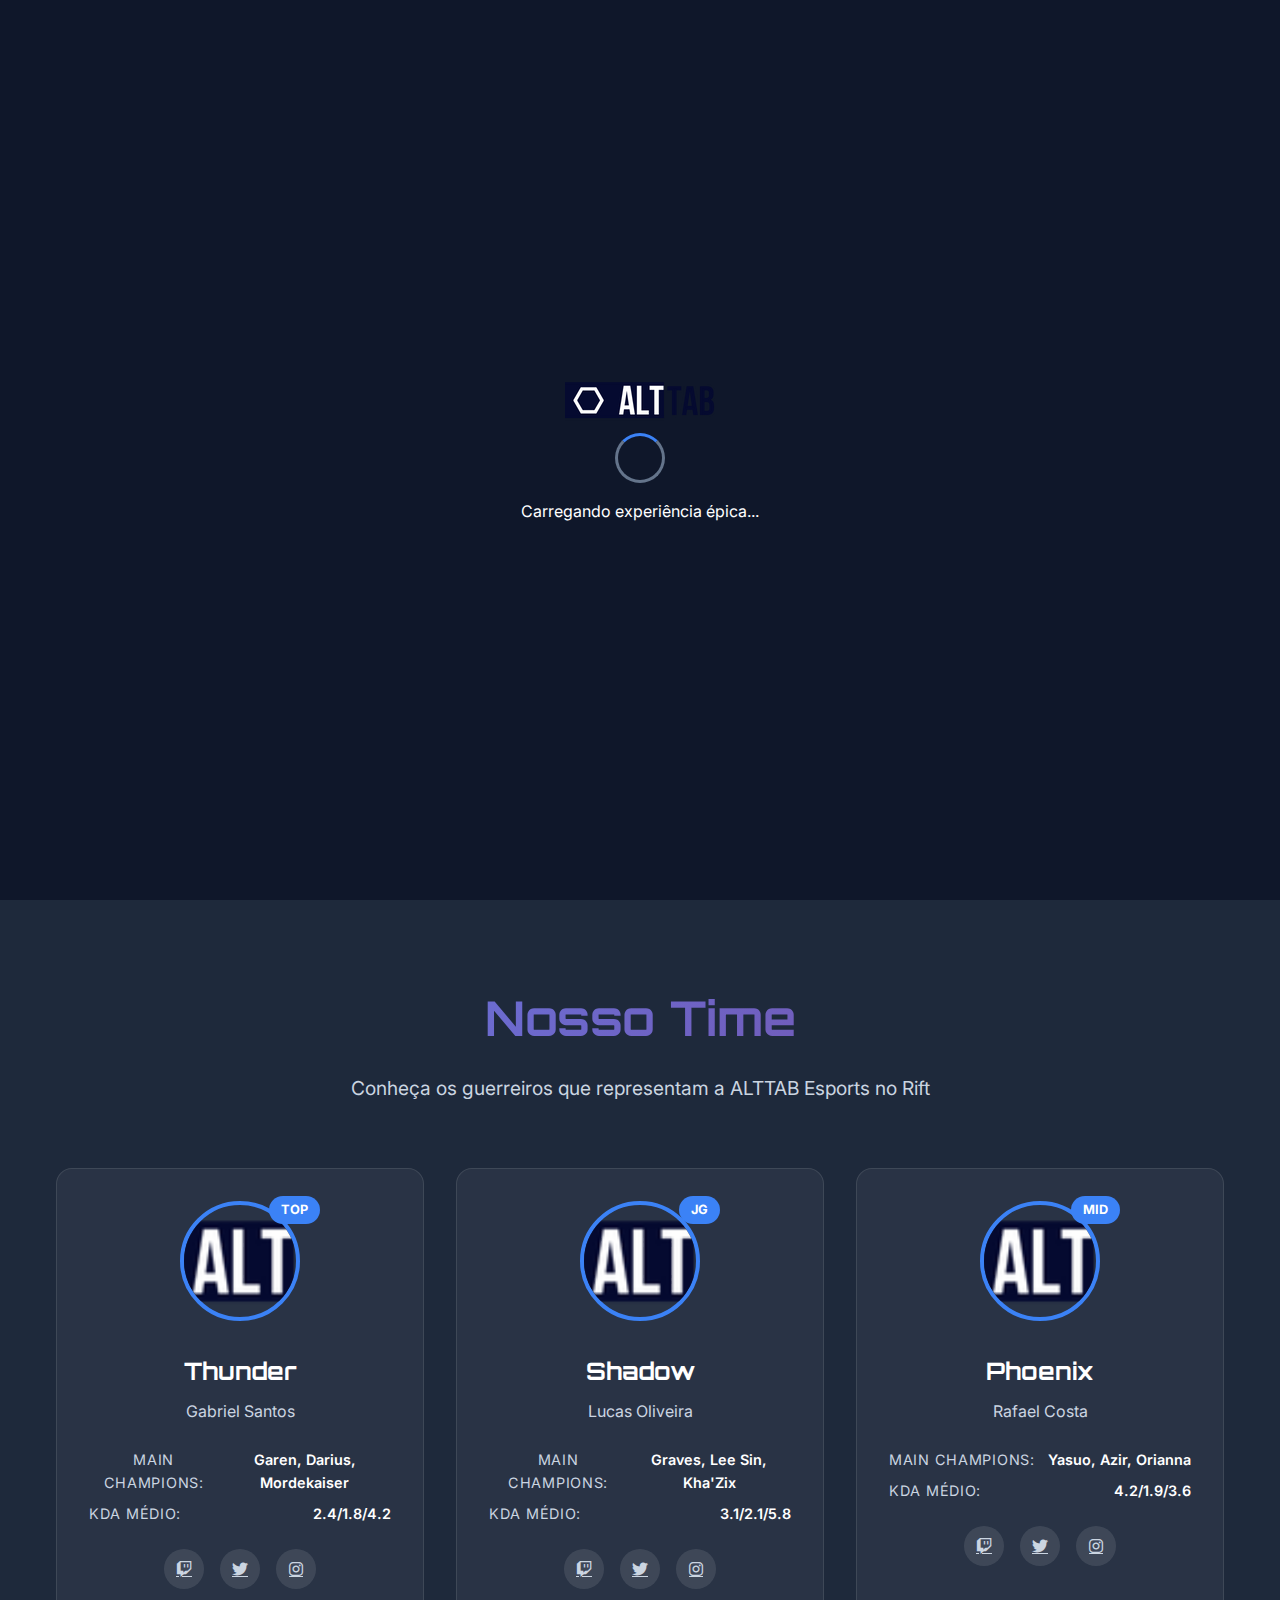
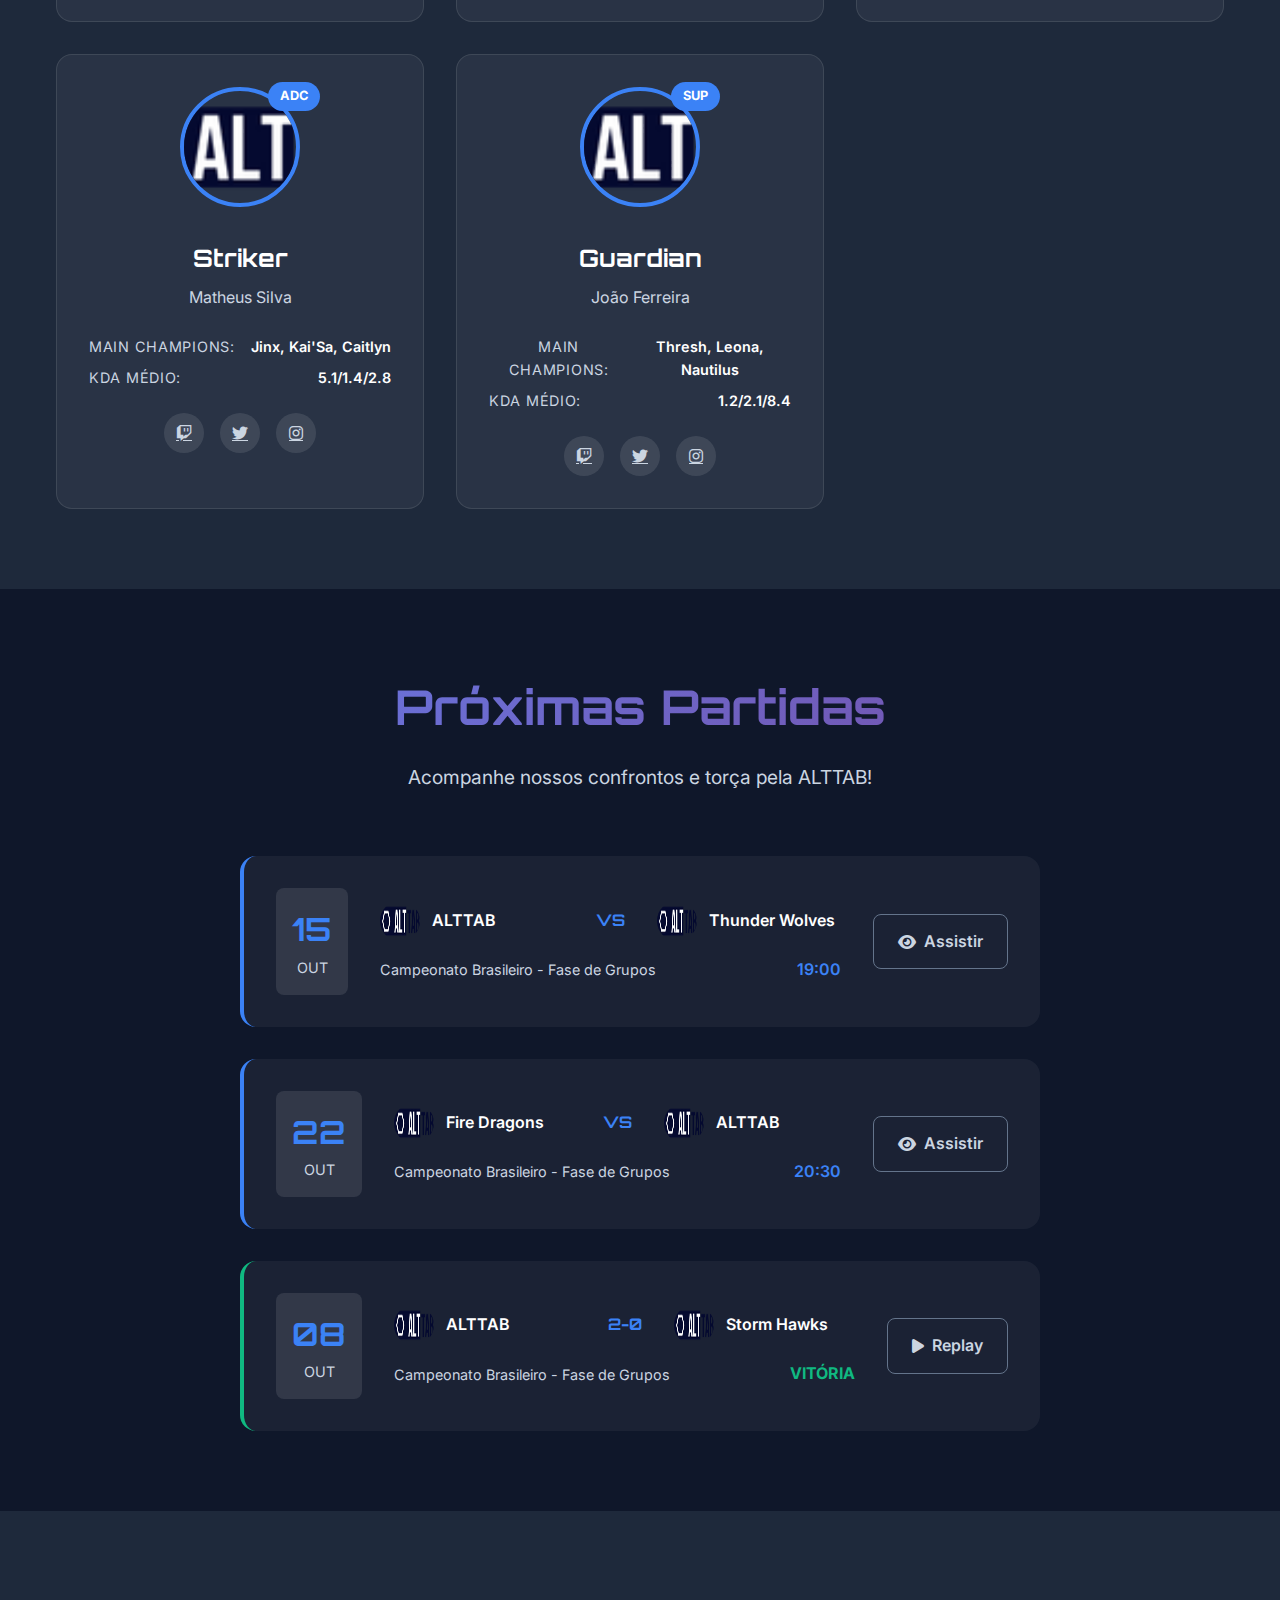
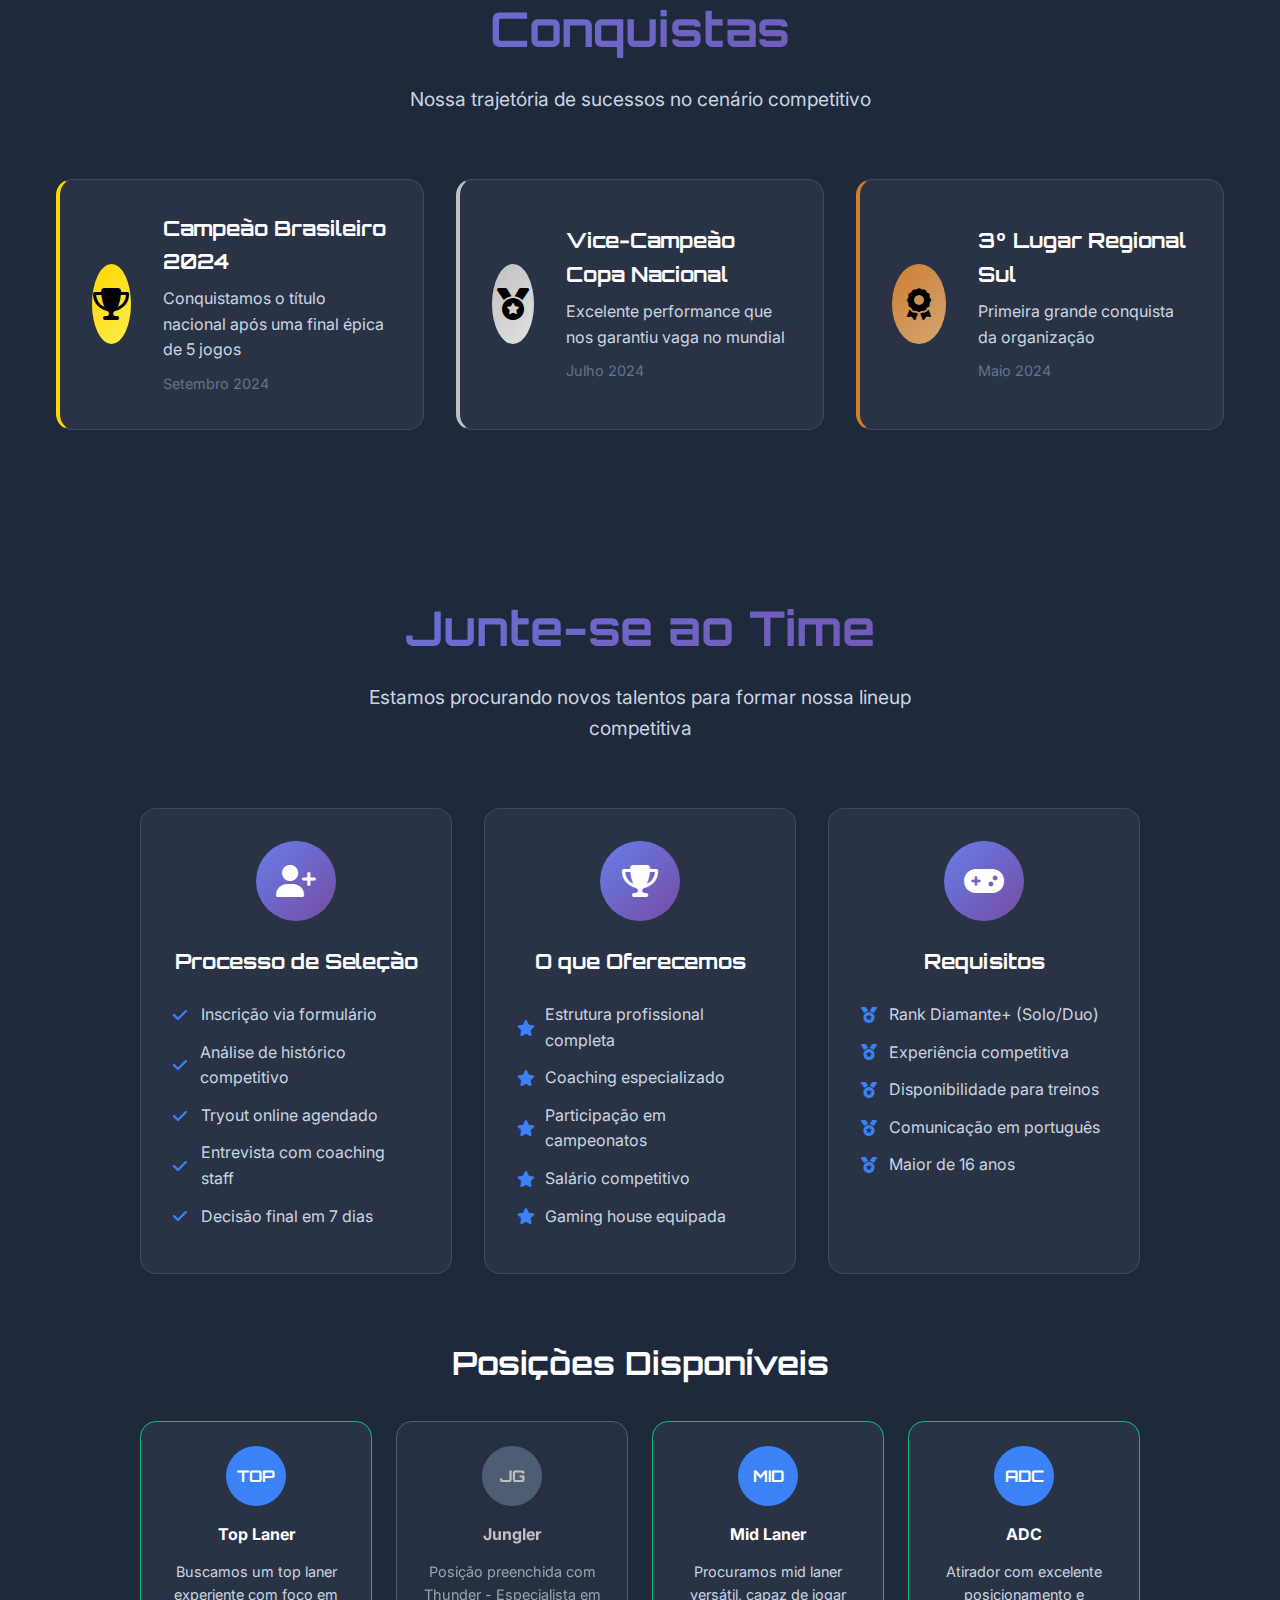
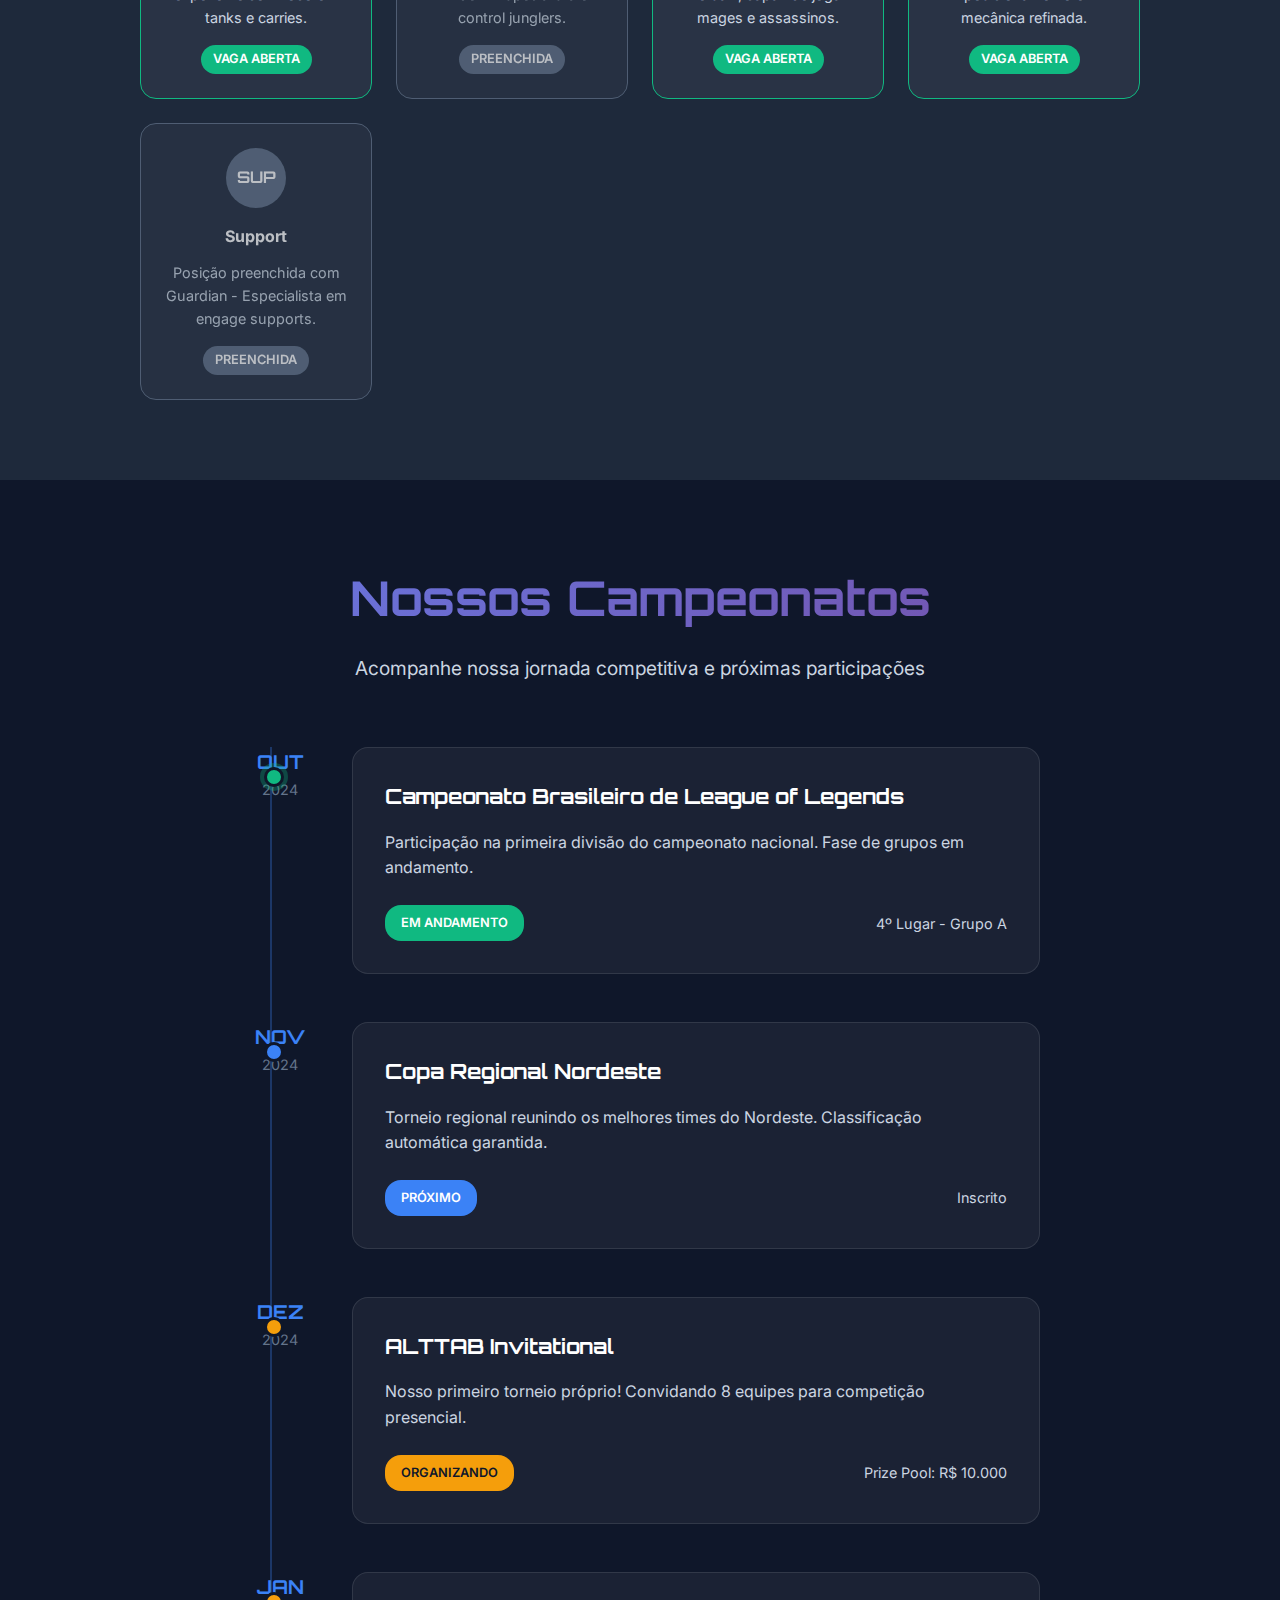
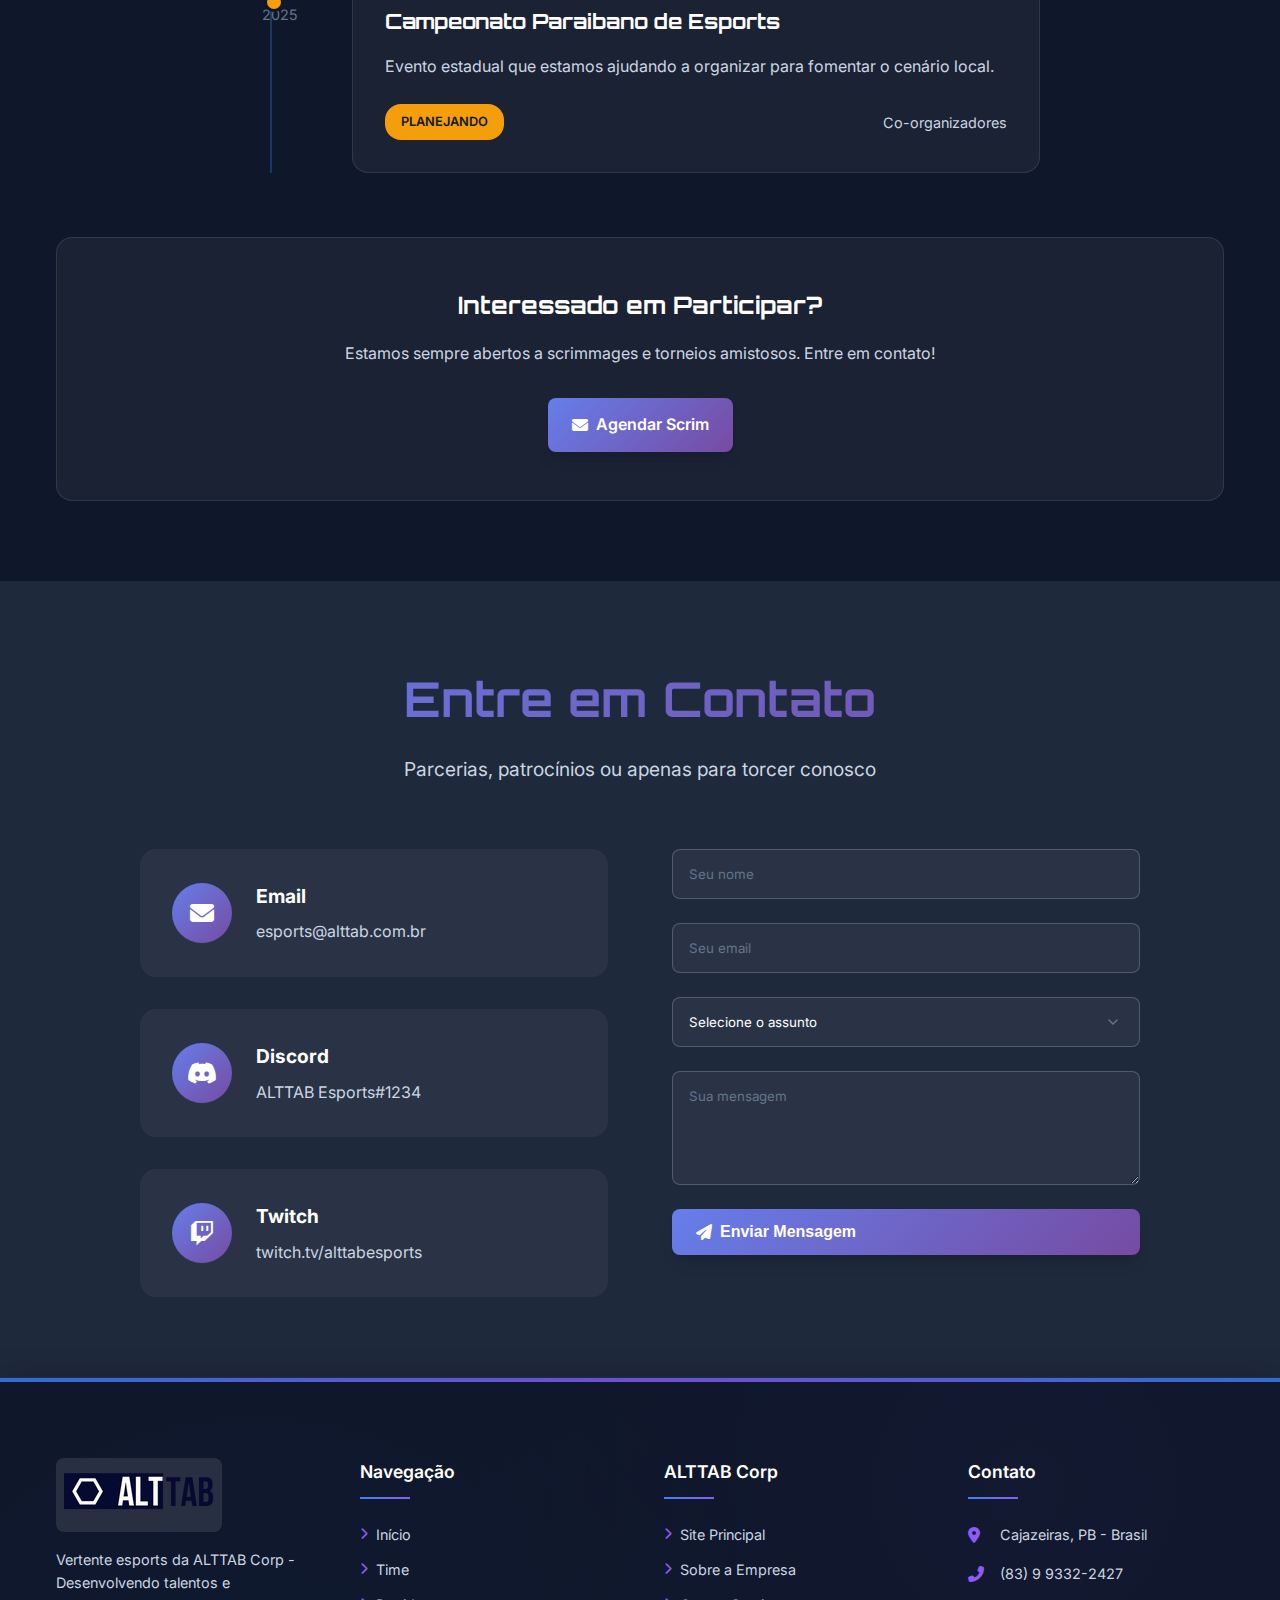
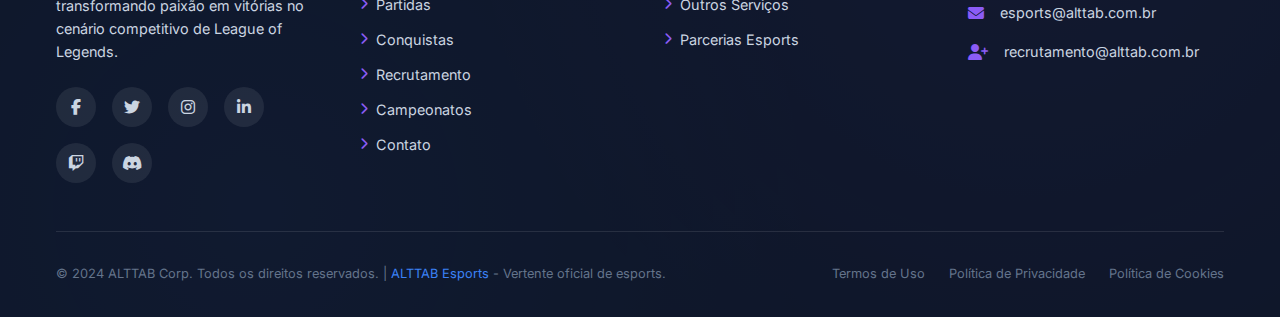
<file: index.html>
<!DOCTYPE html>
<html lang="pt-br">
<head>
    <!-- Google Analytics - ALTTAB Corp -->
    <script async src="https://www.googletagmanager.com/gtag/js?id=G-XTXHKDRDTJ"></script>
    <script>
        window.dataLayer = window.dataLayer || [];
        function gtag() { dataLayer.push(arguments); }
        gtag('js', new Date());
        gtag('config', 'G-XTXHKDRDTJ');
    </script>

    <meta charset="UTF-8">
    <meta name="viewport" content="width=device-width, initial-scale=1.0">
    <title>ALTTAB Esports - Time de League of Legends | Recrutamento Aberto</title>
    <meta name="description" content="ALTTAB Esports - Vertente oficial de esports da ALTTAB Corp. Time profissional de League of Legends em busca de novos talentos. Junte-se à nossa equipe e domine o Rift conosco!">
    <meta name="keywords" content="ALTTAB Esports, League of Legends, esports, recrutamento, time profissional, LOL Brasil, ALTTAB Corp, jogadores">
    <meta name="author" content="ALTTAB Corp">
    <meta name="robots" content="index, follow">
    <meta name="theme-color" content="#3b82f6">
    <meta name="language" content="pt-BR">
    <meta name="geo.region" content="BR-PB">
    <meta name="geo.placename" content="Cajazeiras">
    <meta name="geo.position" content="-6.889452, -38.552696">
    <meta name="ICBM" content="-6.889452, -38.552696">

    <!-- Open Graph / Facebook -->
    <meta property="og:type" content="website">
    <meta property="og:url" content="https://esports.alttab.com.br/">
    <meta property="og:title" content="ALTTAB Esports - Time de League of Legends">
    <meta property="og:description" content="Vertente oficial de esports da ALTTAB Corp. Junte-se ao nosso time de League of Legends e domine o cenário competitivo!">
    <meta property="og:image" content="https://esports.alttab.com.br/assets/images/og-image.jpg">
    <meta property="og:site_name" content="ALTTAB Esports">
    <meta property="og:locale" content="pt_BR">

    <!-- Twitter -->
    <meta property="twitter:card" content="summary_large_image">
    <meta property="twitter:url" content="https://esports.alttab.com.br/">
    <meta property="twitter:title" content="ALTTAB Esports - Time de League of Legends">
    <meta property="twitter:description" content="Vertente oficial de esports da ALTTAB Corp. Junte-se ao nosso time de League of Legends!">
    <meta property="twitter:image" content="https://esports.alttab.com.br/assets/images/og-image.jpg">
    <meta property="twitter:site" content="@AlttabeSports">

    <!-- Schema.org Markup -->
    <script type="application/ld+json">
    {
        "@context": "https://schema.org",
        "@type": "SportsTeam",
        "name": "ALTTAB Esports",
        "description": "Time profissional de League of Legends da ALTTAB Corp",
        "url": "https://esports.alttab.com.br",
        "logo": "https://esports.alttab.com.br/assets/images/logo-alttab.png",
        "sport": "League of Legends",
        "memberOf": {
            "@type": "Organization",
            "name": "ALTTAB Corp",
            "url": "https://www.alttabcorp.com.br"
        },
        "location": {
            "@type": "Place",
            "name": "Cajazeiras, PB, Brasil"
        },
        "contactPoint": {
            "@type": "ContactPoint",
            "email": "esports@alttab.com.br",
            "contactType": "customer service"
        }
    }
    </script>
    
    <!-- Favicon -->
    <link rel="icon" type="image/x-icon" href="assets/icons/favicon.ico">
    <link rel="icon" type="image/png" sizes="16x16" href="assets/icons/favicon.ico">
    <link rel="icon" type="image/png" sizes="32x32" href="assets/icons/favicon.ico">
    <link rel="apple-touch-icon" sizes="180x180" href="assets/icons/favicon.ico">
    
    <!-- PWA Manifest -->
    <link rel="manifest" href="manifest.json">
    
    <!-- CSS -->
    <link rel="stylesheet" href="assets/css/style.css">
    
    <!-- Fonts -->
    <link rel="preconnect" href="https://fonts.googleapis.com">
    <link rel="preconnect" href="https://fonts.gstatic.com" crossorigin>
    <link href="https://fonts.googleapis.com/css2?family=Inter:wght@300;400;500;600;700;800&family=Orbitron:wght@400;500;700;900&display=swap" rel="stylesheet">
    
    <!-- Font Awesome -->
    <link rel="stylesheet" href="https://cdnjs.cloudflare.com/ajax/libs/font-awesome/6.4.0/css/all.min.css">

    <!-- Preload Critical Resources -->
    <link rel="preload" href="assets/images/logo-alttab.png" as="image">
    <link rel="dns-prefetch" href="//fonts.googleapis.com">
    <link rel="dns-prefetch" href="//cdnjs.cloudflare.com">
</head>
<body>
    <!-- Loading Screen -->
    <div id="loading-screen">
        <div class="loading-content">
            <div class="loading-logo">
                <img src="assets/images/logo-alttab.png" alt="ALTTAB Esports" />
            </div>
            <div class="loading-spinner"></div>
            <p>Carregando experiência épica...</p>
        </div>
    </div>

    <!-- Navigation -->
    <nav class="navbar" id="navbar">
        <div class="nav-container">
            <div class="nav-brand">
                <img src="assets/images/logo-alttab.png" alt="ALTTAB Esports" class="nav-logo">
            </div>
            
            <div class="nav-menu" id="nav-menu">
                <a href="#home" class="nav-link active">Início</a>
                <a href="#team" class="nav-link">Time</a>
                <a href="#matches" class="nav-link">Partidas</a>
                <a href="#achievements" class="nav-link">Conquistas</a>
                <a href="#recruitment" class="nav-link">Recrutamento</a>
                <a href="#tournaments" class="nav-link">Campeonatos</a>
                <a href="#contact" class="nav-link">Contato</a>
            </div>
            
            <div class="nav-toggle" id="nav-toggle">
                <span class="bar"></span>
                <span class="bar"></span>
                <span class="bar"></span>
            </div>
        </div>
    </nav>

    <!-- Hero Section -->
    <section id="home" class="hero">
        <div class="hero-background">
            <!-- Video background comentado até ter um vídeo apropriado -->
            <!-- <video autoplay muted loop class="hero-video">
                <source src="assets/videos/lol-background.mp4" type="video/mp4">
            </video> -->
            <div class="hero-overlay"></div>
        </div>
        
        <div class="hero-content">
            <div class="hero-text">
               
                <p class="hero-subtitle">Dominando o Rift com Estratégia, Técnica e Paixão</p>
                <p class="hero-description">
                    Somos mais que um time - somos uma família unida pela paixão pelo League of Legends. 
                    Junte-se à nossa jornada rumo ao topo do cenário competitivo brasileiro.
                </p>
                
                <div class="hero-buttons">
                    <a href="#recruitment" class="btn btn-primary">
                        <i class="fas fa-user-plus"></i>
                        Quero me Juntar
                    </a>
                    <a href="#tournaments" class="btn btn-secondary">
                        <i class="fas fa-trophy"></i>
                        Ver Campeonatos
                    </a>
                </div>
            </div>
            
            <div class="hero-stats">
                <div class="stat-item">
                    <div class="stat-number" data-target="156">0</div>
                    <div class="stat-label">Vitórias</div>
                </div>
                <div class="stat-item">
                    <div class="stat-number" data-target="12">0</div>
                    <div class="stat-label">Títulos</div>
                </div>
                <div class="stat-item">
                    <div class="stat-number" data-target="5">0</div>
                    <div class="stat-label">Jogadores</div>
                </div>
            </div>
        </div>
        
        <div class="hero-scroll">
            <div class="scroll-indicator">
                <span>Role para baixo</span>
                <i class="fas fa-chevron-down"></i>
            </div>
        </div>
    </section>

    <!-- Team Section -->
    <section id="team" class="team-section">
        <div class="container">
            <div class="section-header">
                <h2 class="section-title">Nosso Time</h2>
                <p class="section-subtitle">Conheça os guerreiros que representam a ALTTAB Esports no Rift</p>
            </div>
            
            <div class="team-grid">
                <div class="player-card" data-position="top">
                    <div class="player-image">
                        <img src="assets/images/players/player-top.jpg" alt="Player Top" />
                        <div class="position-badge">TOP</div>
                    </div>
                    <div class="player-info">
                        <h3 class="player-name">Thunder</h3>
                        <p class="player-real-name">Gabriel Santos</p>
                        <div class="player-stats">
                            <div class="stat">
                                <span class="stat-label">Main Champions:</span>
                                <span class="stat-value">Garen, Darius, Mordekaiser</span>
                            </div>
                            <div class="stat">
                                <span class="stat-label">KDA Médio:</span>
                                <span class="stat-value">2.4/1.8/4.2</span>
                            </div>
                        </div>
                        <div class="social-links">
                            <a href="#" target="_blank"><i class="fab fa-twitch"></i></a>
                            <a href="#" target="_blank"><i class="fab fa-twitter"></i></a>
                            <a href="#" target="_blank"><i class="fab fa-instagram"></i></a>
                        </div>
                    </div>
                </div>

                <div class="player-card" data-position="jungle">
                    <div class="player-image">
                        <img src="assets/images/players/player-jungle.jpg" alt="Player Jungle" />
                        <div class="position-badge">JG</div>
                    </div>
                    <div class="player-info">
                        <h3 class="player-name">Shadow</h3>
                        <p class="player-real-name">Lucas Oliveira</p>
                        <div class="player-stats">
                            <div class="stat">
                                <span class="stat-label">Main Champions:</span>
                                <span class="stat-value">Graves, Lee Sin, Kha'Zix</span>
                            </div>
                            <div class="stat">
                                <span class="stat-label">KDA Médio:</span>
                                <span class="stat-value">3.1/2.1/5.8</span>
                            </div>
                        </div>
                        <div class="social-links">
                            <a href="#" target="_blank"><i class="fab fa-twitch"></i></a>
                            <a href="#" target="_blank"><i class="fab fa-twitter"></i></a>
                            <a href="#" target="_blank"><i class="fab fa-instagram"></i></a>
                        </div>
                    </div>
                </div>

                <div class="player-card" data-position="mid">
                    <div class="player-image">
                        <img src="assets/images/players/player-mid.jpg" alt="Player Mid" />
                        <div class="position-badge">MID</div>
                    </div>
                    <div class="player-info">
                        <h3 class="player-name">Phoenix</h3>
                        <p class="player-real-name">Rafael Costa</p>
                        <div class="player-stats">
                            <div class="stat">
                                <span class="stat-label">Main Champions:</span>
                                <span class="stat-value">Yasuo, Azir, Orianna</span>
                            </div>
                            <div class="stat">
                                <span class="stat-label">KDA Médio:</span>
                                <span class="stat-value">4.2/1.9/3.6</span>
                            </div>
                        </div>
                        <div class="social-links">
                            <a href="#" target="_blank"><i class="fab fa-twitch"></i></a>
                            <a href="#" target="_blank"><i class="fab fa-twitter"></i></a>
                            <a href="#" target="_blank"><i class="fab fa-instagram"></i></a>
                        </div>
                    </div>
                </div>

                <div class="player-card" data-position="adc">
                    <div class="player-image">
                        <img src="assets/images/players/player-adc.jpg" alt="Player ADC" />
                        <div class="position-badge">ADC</div>
                    </div>
                    <div class="player-info">
                        <h3 class="player-name">Striker</h3>
                        <p class="player-real-name">Matheus Silva</p>
                        <div class="player-stats">
                            <div class="stat">
                                <span class="stat-label">Main Champions:</span>
                                <span class="stat-value">Jinx, Kai'Sa, Caitlyn</span>
                            </div>
                            <div class="stat">
                                <span class="stat-label">KDA Médio:</span>
                                <span class="stat-value">5.1/1.4/2.8</span>
                            </div>
                        </div>
                        <div class="social-links">
                            <a href="#" target="_blank"><i class="fab fa-twitch"></i></a>
                            <a href="#" target="_blank"><i class="fab fa-twitter"></i></a>
                            <a href="#" target="_blank"><i class="fab fa-instagram"></i></a>
                        </div>
                    </div>
                </div>

                <div class="player-card" data-position="support">
                    <div class="player-image">
                        <img src="assets/images/players/player-support.jpg" alt="Player Support" />
                        <div class="position-badge">SUP</div>
                    </div>
                    <div class="player-info">
                        <h3 class="player-name">Guardian</h3>
                        <p class="player-real-name">João Ferreira</p>
                        <div class="player-stats">
                            <div class="stat">
                                <span class="stat-label">Main Champions:</span>
                                <span class="stat-value">Thresh, Leona, Nautilus</span>
                            </div>
                            <div class="stat">
                                <span class="stat-label">KDA Médio:</span>
                                <span class="stat-value">1.2/2.1/8.4</span>
                            </div>
                        </div>
                        <div class="social-links">
                            <a href="#" target="_blank"><i class="fab fa-twitch"></i></a>
                            <a href="#" target="_blank"><i class="fab fa-twitter"></i></a>
                            <a href="#" target="_blank"><i class="fab fa-instagram"></i></a>
                        </div>
                    </div>
                </div>
            </div>
        </div>
    </section>

    <!-- Matches Section -->
    <section id="matches" class="matches-section">
        <div class="container">
            <div class="section-header">
                <h2 class="section-title">Próximas Partidas</h2>
                <p class="section-subtitle">Acompanhe nossos confrontos e torça pela ALTTAB!</p>
            </div>
            
            <div class="matches-container">
                <div class="match-card upcoming">
                    <div class="match-date">
                        <span class="day">15</span>
                        <span class="month">OUT</span>
                    </div>
                    <div class="match-info">
                        <div class="teams">
                            <div class="team home">
                                <img src="assets/images/logo-alttab.png" alt="ALTTAB" />
                                <span>ALTTAB</span>
                            </div>
                            <div class="vs">VS</div>
                            <div class="team away">
                                <img src="assets/images/teams/enemy-team1.png" alt="Thunder Wolves" />
                                <span>Thunder Wolves</span>
                            </div>
                        </div>
                        <div class="match-details">
                            <div class="tournament">Campeonato Brasileiro - Fase de Grupos</div>
                            <div class="time">19:00</div>
                        </div>
                    </div>
                    <div class="match-actions">
                        <a href="#" class="btn btn-outline">
                            <i class="fas fa-eye"></i>
                            Assistir
                        </a>
                    </div>
                </div>

                <div class="match-card upcoming">
                    <div class="match-date">
                        <span class="day">22</span>
                        <span class="month">OUT</span>
                    </div>
                    <div class="match-info">
                        <div class="teams">
                            <div class="team home">
                                <img src="assets/images/teams/enemy-team2.png" alt="Fire Dragons" />
                                <span>Fire Dragons</span>
                            </div>
                            <div class="vs">VS</div>
                            <div class="team away">
                                <img src="assets/images/logo-alttab.png" alt="ALTTAB" />
                                <span>ALTTAB</span>
                            </div>
                        </div>
                        <div class="match-details">
                            <div class="tournament">Campeonato Brasileiro - Fase de Grupos</div>
                            <div class="time">20:30</div>
                        </div>
                    </div>
                    <div class="match-actions">
                        <a href="#" class="btn btn-outline">
                            <i class="fas fa-eye"></i>
                            Assistir
                        </a>
                    </div>
                </div>

                <div class="match-card completed win">
                    <div class="match-date">
                        <span class="day">08</span>
                        <span class="month">OUT</span>
                    </div>
                    <div class="match-info">
                        <div class="teams">
                            <div class="team home">
                                <img src="assets/images/logo-alttab.png" alt="ALTTAB" />
                                <span>ALTTAB</span>
                            </div>
                            <div class="score">2-0</div>
                            <div class="team away">
                                <img src="assets/images/teams/enemy-team3.png" alt="Storm Hawks" />
                                <span>Storm Hawks</span>
                            </div>
                        </div>
                        <div class="match-details">
                            <div class="tournament">Campeonato Brasileiro - Fase de Grupos</div>
                            <div class="result">VITÓRIA</div>
                        </div>
                    </div>
                    <div class="match-actions">
                        <a href="#" class="btn btn-outline">
                            <i class="fas fa-play"></i>
                            Replay
                        </a>
                    </div>
                </div>
            </div>
        </div>
    </section>

    <!-- Achievements Section -->
    <section id="achievements" class="achievements-section">
        <div class="container">
            <div class="section-header">
                <h2 class="section-title">Conquistas</h2>
                <p class="section-subtitle">Nossa trajetória de sucessos no cenário competitivo</p>
            </div>
            
            <div class="achievements-grid">
                <div class="achievement-card gold">
                    <div class="achievement-icon">
                        <i class="fas fa-trophy"></i>
                    </div>
                    <div class="achievement-info">
                        <h3>Campeão Brasileiro 2024</h3>
                        <p>Conquistamos o título nacional após uma final épica de 5 jogos</p>
                        <span class="achievement-date">Setembro 2024</span>
                    </div>
                </div>
                
                <div class="achievement-card silver">
                    <div class="achievement-icon">
                        <i class="fas fa-medal"></i>
                    </div>
                    <div class="achievement-info">
                        <h3>Vice-Campeão Copa Nacional</h3>
                        <p>Excelente performance que nos garantiu vaga no mundial</p>
                        <span class="achievement-date">Julho 2024</span>
                    </div>
                </div>
                
                <div class="achievement-card bronze">
                    <div class="achievement-icon">
                        <i class="fas fa-award"></i>
                    </div>
                    <div class="achievement-info">
                        <h3>3º Lugar Regional Sul</h3>
                        <p>Primeira grande conquista da organização</p>
                        <span class="achievement-date">Maio 2024</span>
                    </div>
                </div>
            </div>
        </div>
    </section>

    <!-- Recruitment Section -->
    <section id="recruitment" class="recruitment-section">
        <div class="container">
            <div class="section-header">
                <h2 class="section-title">Junte-se ao Time</h2>
                <p class="section-subtitle">Estamos procurando novos talentos para formar nossa lineup competitiva</p>
            </div>
            
            <div class="recruitment-content">
                <div class="recruitment-info">
                    <div class="recruitment-card">
                        <div class="recruitment-icon">
                            <i class="fas fa-user-plus"></i>
                        </div>
                        <h3>Processo de Seleção</h3>
                        <ul class="recruitment-steps">
                            <li><i class="fas fa-check"></i> Inscrição via formulário</li>
                            <li><i class="fas fa-check"></i> Análise de histórico competitivo</li>
                            <li><i class="fas fa-check"></i> Tryout online agendado</li>
                            <li><i class="fas fa-check"></i> Entrevista com coaching staff</li>
                            <li><i class="fas fa-check"></i> Decisão final em 7 dias</li>
                        </ul>
                    </div>

                    <div class="recruitment-card">
                        <div class="recruitment-icon">
                            <i class="fas fa-trophy"></i>
                        </div>
                        <h3>O que Oferecemos</h3>
                        <ul class="recruitment-benefits">
                            <li><i class="fas fa-star"></i> Estrutura profissional completa</li>
                            <li><i class="fas fa-star"></i> Coaching especializado</li>
                            <li><i class="fas fa-star"></i> Participação em campeonatos</li>
                            <li><i class="fas fa-star"></i> Salário competitivo</li>
                            <li><i class="fas fa-star"></i> Gaming house equipada</li>
                        </ul>
                    </div>

                    <div class="recruitment-card">
                        <div class="recruitment-icon">
                            <i class="fas fa-gamepad"></i>
                        </div>
                        <h3>Requisitos</h3>
                        <ul class="recruitment-requirements">
                            <li><i class="fas fa-medal"></i> Rank Diamante+ (Solo/Duo)</li>
                            <li><i class="fas fa-medal"></i> Experiência competitiva</li>
                            <li><i class="fas fa-medal"></i> Disponibilidade para treinos</li>
                            <li><i class="fas fa-medal"></i> Comunicação em português</li>
                            <li><i class="fas fa-medal"></i> Maior de 16 anos</li>
                        </ul>
                    </div>
                </div>

                <div class="positions-available">
                    <h3>Posições Disponíveis</h3>
                    <div class="positions-grid">
                        <div class="position-card available">
                            <div class="position-icon">TOP</div>
                            <h4>Top Laner</h4>
                            <p>Buscamos um top laner experiente com foco em tanks e carries.</p>
                            <span class="status available">Vaga Aberta</span>
                        </div>
                        
                        <div class="position-card filled">
                            <div class="position-icon">JG</div>
                            <h4>Jungler</h4>
                            <p>Posição preenchida com Thunder - Especialista em control junglers.</p>
                            <span class="status filled">Preenchida</span>
                        </div>
                        
                        <div class="position-card available">
                            <div class="position-icon">MID</div>
                            <h4>Mid Laner</h4>
                            <p>Procuramos mid laner versátil, capaz de jogar mages e assassinos.</p>
                            <span class="status available">Vaga Aberta</span>
                        </div>
                        
                        <div class="position-card available">
                            <div class="position-icon">ADC</div>
                            <h4>ADC</h4>
                            <p>Atirador com excelente posicionamento e mecânica refinada.</p>
                            <span class="status available">Vaga Aberta</span>
                        </div>
                        
                        <div class="position-card filled">
                            <div class="position-icon">SUP</div>
                            <h4>Support</h4>
                            <p>Posição preenchida com Guardian - Especialista em engage supports.</p>
                            <span class="status filled">Preenchida</span>
                        </div>
                    </div>
                </div>
            </div>
        </div>
    </section>

    <!-- Tournament Section -->
    <section id="tournaments" class="tournaments-section">
        <div class="container">
            <div class="section-header">
                <h2 class="section-title">Nossos Campeonatos</h2>
                <p class="section-subtitle">Acompanhe nossa jornada competitiva e próximas participações</p>
            </div>
            
            <div class="tournaments-timeline">
                <div class="tournament-item current">
                    <div class="tournament-date">
                        <span class="month">OUT</span>
                        <span class="year">2024</span>
                    </div>
                    <div class="tournament-content">
                        <h3>Campeonato Brasileiro de League of Legends</h3>
                        <p>Participação na primeira divisão do campeonato nacional. Fase de grupos em andamento.</p>
                        <div class="tournament-status">
                            <span class="status-badge current">Em Andamento</span>
                            <span class="position">4º Lugar - Grupo A</span>
                        </div>
                    </div>
                </div>

                <div class="tournament-item upcoming">
                    <div class="tournament-date">
                        <span class="month">NOV</span>
                        <span class="year">2024</span>
                    </div>
                    <div class="tournament-content">
                        <h3>Copa Regional Nordeste</h3>
                        <p>Torneio regional reunindo os melhores times do Nordeste. Classificação automática garantida.</p>
                        <div class="tournament-status">
                            <span class="status-badge upcoming">Próximo</span>
                            <span class="position">Inscrito</span>
                        </div>
                    </div>
                </div>

                <div class="tournament-item planning">
                    <div class="tournament-date">
                        <span class="month">DEZ</span>
                        <span class="year">2024</span>
                    </div>
                    <div class="tournament-content">
                        <h3>ALTTAB Invitational</h3>
                        <p>Nosso primeiro torneio próprio! Convidando 8 equipes para competição presencial.</p>
                        <div class="tournament-status">
                            <span class="status-badge planning">Organizando</span>
                            <span class="position">Prize Pool: R$ 10.000</span>
                        </div>
                    </div>
                </div>

                <div class="tournament-item planning">
                    <div class="tournament-date">
                        <span class="month">JAN</span>
                        <span class="year">2025</span>
                    </div>
                    <div class="tournament-content">
                        <h3>Campeonato Paraibano de Esports</h3>
                        <p>Evento estadual que estamos ajudando a organizar para fomentar o cenário local.</p>
                        <div class="tournament-status">
                            <span class="status-badge planning">Planejando</span>
                            <span class="position">Co-organizadores</span>
                        </div>
                    </div>
                </div>
            </div>

            <div class="tournament-cta">
                <h3>Interessado em Participar?</h3>
                <p>Estamos sempre abertos a scrimmages e torneios amistosos. Entre em contato!</p>
                <a href="#contact" class="btn btn-primary">
                    <i class="fas fa-envelope"></i>
                    Agendar Scrim
                </a>
            </div>
        </div>
    </section>

    <!-- Contact Section -->
    <section id="contact" class="contact-section">
        <div class="container">
            <div class="section-header">
                <h2 class="section-title">Entre em Contato</h2>
                <p class="section-subtitle">Parcerias, patrocínios ou apenas para torcer conosco</p>
            </div>
            
            <div class="contact-content">
                <div class="contact-info">
                    <div class="contact-item">
                        <div class="contact-icon">
                            <i class="fas fa-envelope"></i>
                        </div>
                        <div class="contact-details">
                            <h3>Email</h3>
                            <p>esports@alttab.com.br</p>
                        </div>
                    </div>
                    
                    <div class="contact-item">
                        <div class="contact-icon">
                            <i class="fab fa-discord"></i>
                        </div>
                        <div class="contact-details">
                            <h3>Discord</h3>
                            <p>ALTTAB Esports#1234</p>
                        </div>
                    </div>
                    
                    <div class="contact-item">
                        <div class="contact-icon">
                            <i class="fab fa-twitch"></i>
                        </div>
                        <div class="contact-details">
                            <h3>Twitch</h3>
                            <p>twitch.tv/alttabesports</p>
                        </div>
                    </div>
                </div>
                
                <form class="contact-form">
                    <div class="form-group">
                        <input type="text" id="name" name="name" placeholder="Seu nome" required>
                    </div>
                    
                    <div class="form-group">
                        <input type="email" id="email" name="email" placeholder="Seu email" required>
                    </div>
                    
                    <div class="form-group">
                        <select id="subject" name="subject" required>
                            <option value="">Selecione o assunto</option>
                            <option value="tryout">Tryout - Quero jogar no time</option>
                            <option value="scrim">Agendamento de Scrim</option>
                            <option value="torneio">Organização de Torneio</option>
                            <option value="patrocinio">Patrocínio</option>
                            <option value="parceria">Parceria</option>
                            <option value="imprensa">Imprensa</option>
                            <option value="outro">Outro</option>
                        </select>
                    </div>
                    
                    <div class="form-group" id="position-group" style="display: none;">
                        <select id="position" name="position">
                            <option value="">Qual posição você joga?</option>
                            <option value="top">Top Lane</option>
                            <option value="jungle">Jungle</option>
                            <option value="mid">Mid Lane</option>
                            <option value="adc">ADC</option>
                            <option value="support">Support</option>
                            <option value="coach">Coach</option>
                            <option value="analyst">Analista</option>
                        </select>
                    </div>
                    
                    <div class="form-group" id="rank-group" style="display: none;">
                        <input type="text" id="rank" name="rank" placeholder="Seu rank atual (ex: Diamante II)">
                    </div>
                    
                    <div class="form-group">
                        <textarea id="message" name="message" placeholder="Sua mensagem" rows="5" required></textarea>
                    </div>
                    
                    <button type="submit" class="btn btn-primary">
                        <i class="fas fa-paper-plane"></i>
                        Enviar Mensagem
                    </button>
                </form>
            </div>
        </div>
    </section>

    <!-- Footer -->
    <footer class="footer">
        <div class="container">
            <div class="footer-content">
                <div class="footer-brand">
                    <a href="#home" class="footer-logo">
                        <img src="assets/images/logo-alttab.png" alt="ALTTAB Corp Logo">
                    </a>
                    <p class="footer-description">
                        Vertente esports da ALTTAB Corp - Desenvolvendo talentos e transformando paixão em vitórias no cenário competitivo de League of Legends.
                    </p>
                    <div class="footer-social">
                        <a href="https://www.facebook.com/alttabcorp" class="social-link" target="_blank"
                            rel="noopener noreferrer">
                            <i class="fab fa-facebook-f"></i>
                        </a>
                        <a href="https://x.com/AlttabeSports" class="social-link" target="_blank"
                            rel="noopener noreferrer">
                            <i class="fab fa-twitter"></i>
                        </a>
                        <a href="https://www.instagram.com/alttabcorp" class="social-link" target="_blank"
                            rel="noopener noreferrer">
                            <i class="fab fa-instagram"></i>
                        </a>
                        <a href="https://www.linkedin.com/company/alttab-corp" class="social-link" target="_blank"
                            rel="noopener noreferrer">
                            <i class="fab fa-linkedin-in"></i>
                        </a>
                        <a href="https://twitch.tv/alttabesports" class="social-link" target="_blank"
                            rel="noopener noreferrer">
                            <i class="fab fa-twitch"></i>
                        </a>
                        <a href="https://discord.gg/alttabesports" class="social-link" target="_blank"
                            rel="noopener noreferrer">
                            <i class="fab fa-discord"></i>
                        </a>
                    </div>
                </div>

                <div class="footer-links-section">
                    <h3 class="footer-title">Navegação</h3>
                    <ul class="footer-links">
                        <li><a href="#home" class="footer-link"><i class="fas fa-chevron-right"></i> Início</a></li>
                        <li><a href="#team" class="footer-link"><i class="fas fa-chevron-right"></i> Time</a></li>
                        <li><a href="#matches" class="footer-link"><i class="fas fa-chevron-right"></i> Partidas</a></li>
                        <li><a href="#achievements" class="footer-link"><i class="fas fa-chevron-right"></i> Conquistas</a></li>
                        <li><a href="#recruitment" class="footer-link"><i class="fas fa-chevron-right"></i> Recrutamento</a></li>
                        <li><a href="#tournaments" class="footer-link"><i class="fas fa-chevron-right"></i> Campeonatos</a></li>
                        <li><a href="#contact" class="footer-link"><i class="fas fa-chevron-right"></i> Contato</a></li>
                    </ul>
                </div>

                <div class="footer-links-section">
                    <h3 class="footer-title">ALTTAB Corp</h3>
                    <ul class="footer-links">
                        <li><a href="https://www.alttabcorp.com.br" class="footer-link" target="_blank">
                            <i class="fas fa-chevron-right"></i> Site Principal</a></li>
                        <li><a href="https://www.alttabcorp.com.br/pages/sobre/" class="footer-link" target="_blank">
                            <i class="fas fa-chevron-right"></i> Sobre a Empresa</a></li>
                        <li><a href="https://www.alttabcorp.com.br/pages/servicos/" class="footer-link" target="_blank">
                            <i class="fas fa-chevron-right"></i> Outros Serviços</a></li>
                        <li><a href="mailto:esports@alttab.com.br" class="footer-link">
                            <i class="fas fa-chevron-right"></i> Parcerias Esports</a></li>
                    </ul>
                </div>

                <div class="footer-links-section">
                    <h3 class="footer-title">Contato</h3>
                    <div class="footer-contact-item">
                        <i class="fas fa-map-marker-alt footer-contact-icon"></i>
                        <p class="footer-contact-text">Cajazeiras, PB - Brasil</p>
                    </div>
                    <div class="footer-contact-item">
                        <i class="fas fa-phone-alt footer-contact-icon"></i>
                        <p class="footer-contact-text">
                            <a href="tel:+5583993322427" class="footer-contact-link">(83) 9 9332-2427</a>
                        </p>
                    </div>
                    <div class="footer-contact-item">
                        <i class="fas fa-envelope footer-contact-icon"></i>
                        <p class="footer-contact-text">
                            <a href="mailto:esports@alttab.com.br" class="footer-contact-link">esports@alttab.com.br</a>
                        </p>
                    </div>
                    <div class="footer-contact-item">
                        <i class="fas fa-user-plus footer-contact-icon"></i>
                        <p class="footer-contact-text">
                            <a href="mailto:recrutamento@alttab.com.br" class="footer-contact-link">recrutamento@alttab.com.br</a>
                        </p>
                    </div>
                </div>
            </div>

            <div class="footer-bottom">
                <p class="footer-copyright">
                    &copy; 2024 ALTTAB Corp. Todos os direitos reservados. | 
                    <span class="highlight">ALTTAB Esports</span> - Vertente oficial de esports.
                </p>
                <div class="footer-legal">
                    <a href="https://www.alttabcorp.com.br/pages/termos/" class="footer-legal-link" target="_blank">Termos de Uso</a>
                    <a href="https://www.alttabcorp.com.br/pages/privacidade/" class="footer-legal-link" target="_blank">Política de Privacidade</a>
                    <a href="https://www.alttabcorp.com.br/pages/cookies/" class="footer-legal-link" target="_blank">Política de Cookies</a>
                </div>
            </div>
        </div>
    </footer>

    <!-- Back to Top Button -->
    <button id="back-to-top" class="back-to-top">
        <i class="fas fa-chevron-up"></i>
    </button>

    <!-- JavaScript -->
    <script src="js/app.js"></script>
</body>
</html>
</file>
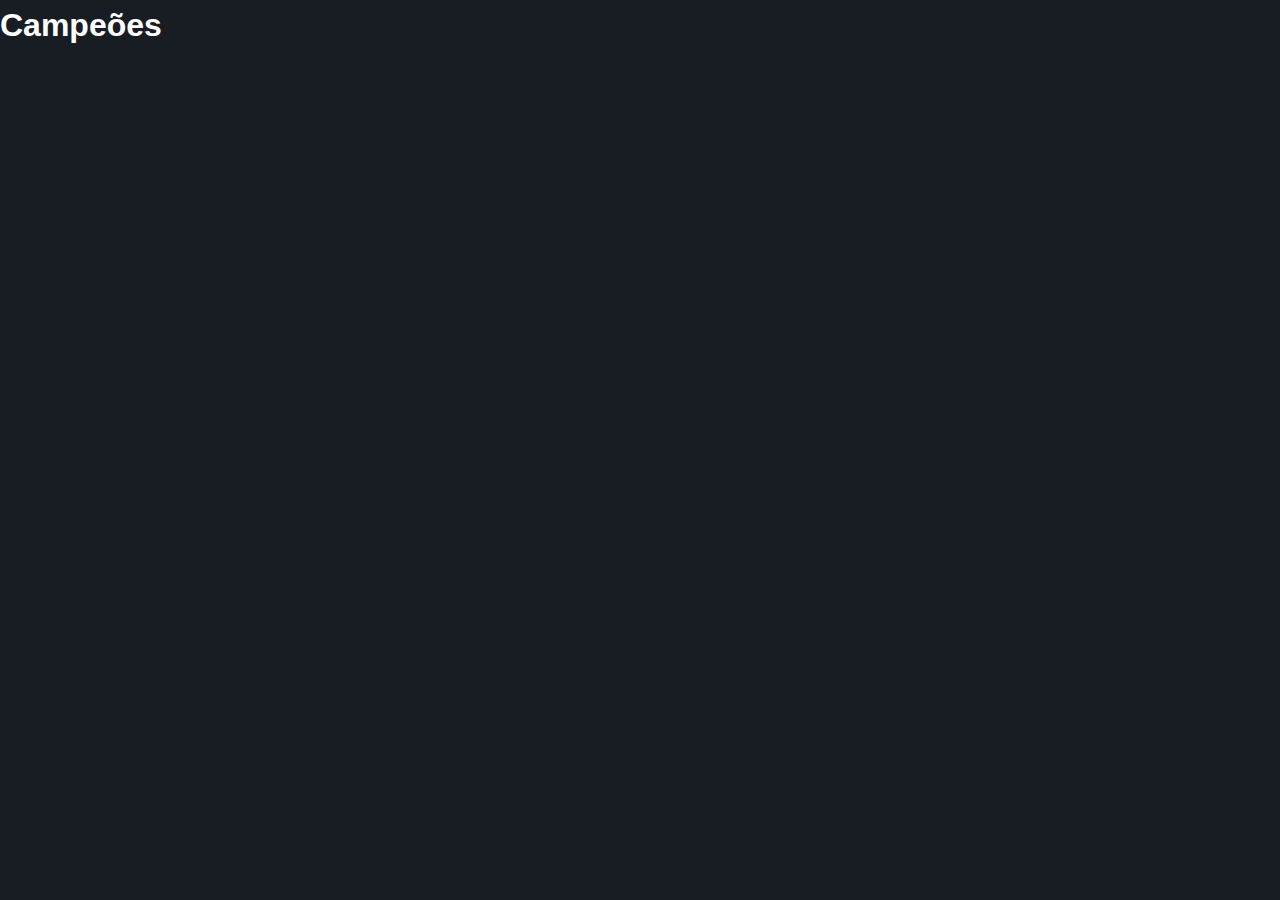
<file: public/champions-example.html>
<!DOCTYPE html>
<html lang="pt-br">
<head>
  <meta charset="UTF-8">
  <title>Campeões - League of Legends</title>
  <link rel="stylesheet" href="css/style.css">
  <style>
    body { background: #181c23; color: #fff; font-family: Arial, sans-serif; }
    .champion-list { display: flex; flex-wrap: wrap; gap: 16px; }
    .champion-card { cursor: pointer; border: 1px solid #333; border-radius: 8px; padding: 8px; width: 120px; text-align: center; background: #222; color: #fff; transition: box-shadow .2s; }
    .champion-card:hover { box-shadow: 0 0 8px #0596aa; }
    .champion-card img { width: 80px; height: 80px; border-radius: 4px; }
    .champion-details { margin-top: 24px; background: #222; color: #fff; padding: 16px; border-radius: 8px; max-width: 500px; }
    button { margin-top: 16px; background: #0596aa; color: #fff; border: none; border-radius: 4px; padding: 8px 16px; cursor: pointer; }
    button:hover { background: #03788a; }
  </style>
</head>
<body>
  <h1>Campeões</h1>
  <div id="champion-list" class="champion-list"></div>
  <div id="champion-details" class="champion-details" style="display:none"></div>
  <script type="module" src="js/champions-example.js"></script>
</body>
</html>
</file>
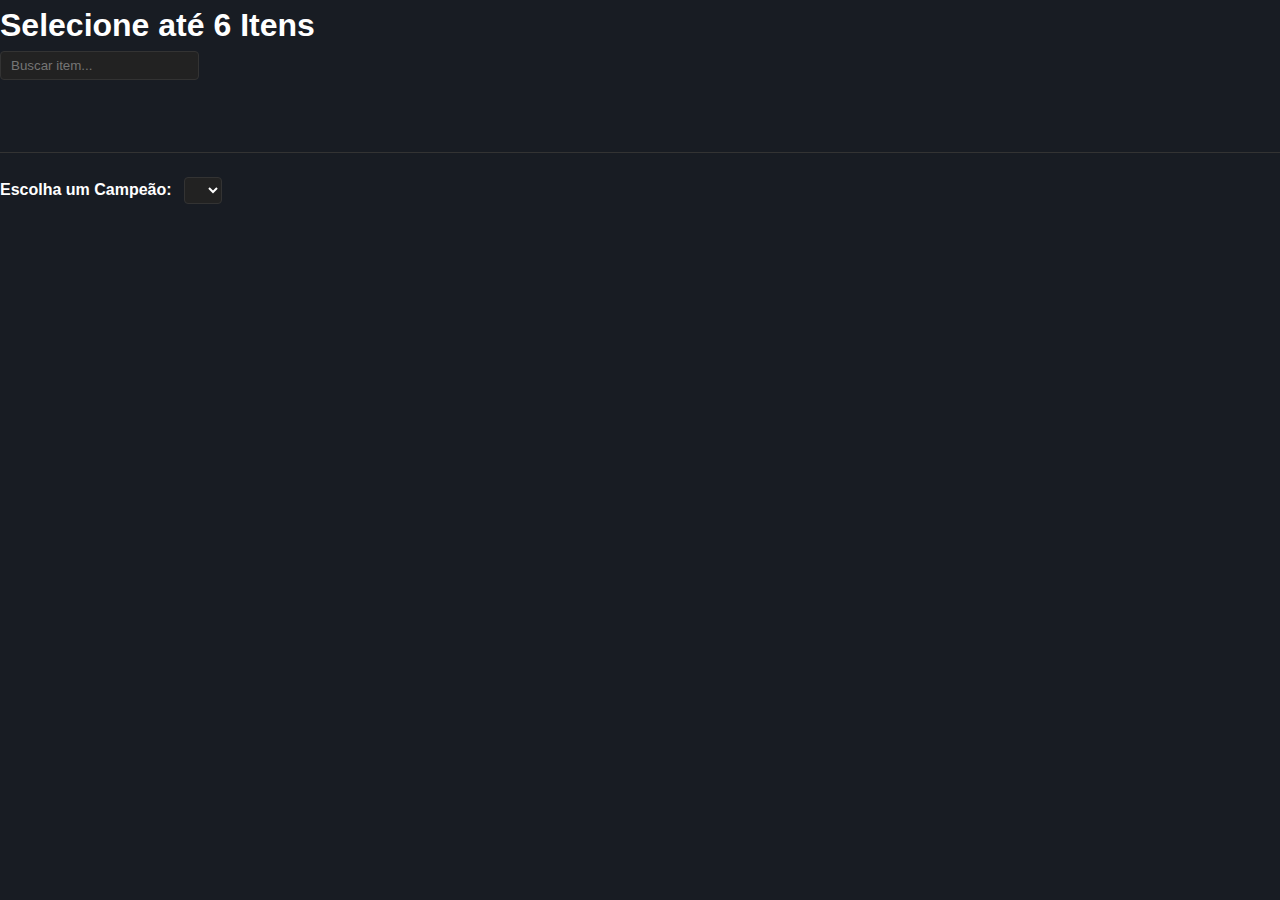
<file: public/items-builder.html>
<!DOCTYPE html>
<html lang="pt-br">
<head>
  <meta charset="UTF-8">
  <title>Builder de Itens - League of Legends</title>
  <link rel="stylesheet" href="css/style.css">
  <style>
    body { background: #181c23; color: #fff; font-family: Arial, sans-serif; }
    .item-list { display: flex; flex-wrap: wrap; gap: 16px; margin-bottom: 24px; }
    .item-card { cursor: pointer; border: 1px solid #333; border-radius: 8px; padding: 8px; width: 120px; text-align: center; background: #222; color: #fff; transition: box-shadow .2s; }
    .item-card.selected { border: 2px solid #0596aa; box-shadow: 0 0 8px #0596aa; }
    .item-card img { width: 64px; height: 64px; border-radius: 4px; }
    .selected-items { display: flex; gap: 12px; margin-bottom: 24px; }
    .selected-slot { width: 64px; height: 64px; border: 2px dashed #0596aa; border-radius: 4px; display: flex; align-items: center; justify-content: center; background: #222; position: relative; }
    .selected-slot img { width: 60px; height: 60px; border-radius: 4px; }
    .remove-btn { position: absolute; top: -8px; right: -8px; background: #c00; color: #fff; border: none; border-radius: 50%; width: 20px; height: 20px; cursor: pointer; font-size: 14px; }
    .item-search { margin-bottom: 16px; }
    .item-search input { padding: 6px 10px; border-radius: 4px; border: 1px solid #333; background: #222; color: #fff; }
  </style>
</head>
<body>
  <h1>Selecione até 6 Itens</h1>
  <div class="item-search">
    <input type="text" id="item-search-input" placeholder="Buscar item...">
  </div>
  <div class="selected-items" id="selected-items"></div>
  <div id="item-stats" style="margin-bottom:24px;"></div>
  <div class="item-list" id="item-list"></div>

  <hr style="margin:32px 0 24px 0;border:0;border-top:1px solid #333;">
  <div style="margin-bottom:12px;">
    <label for="champion-select"><b>Escolha um Campeão:</b></label>
    <select id="champion-select" style="margin-left:8px;padding:4px 8px;border-radius:4px;background:#222;color:#fff;border:1px solid #333;"></select>
  </div>
  <div id="champion-abilities"></div>
  <script type="module" src="js/items-builder.js"></script>
</body>
</html>
</file>
<file: assets/css/style.css>
/* ================================
   ALTTAB ESPORTS - LANDING PAGE CSS
   ================================ */

/* Reset e Base */
* {
    margin: 0;
    padding: 0;
    box-sizing: border-box;
}

:root {
    /* Cores Principais */
    --primary-color: #0f172a;
    --secondary-color: #1e293b;
    --accent-color: #3b82f6;
    --accent-secondary: #8b5cf6;
    --text-primary: #ffffff;
    --text-secondary: #cbd5e1;
    --text-muted: #64748b;
    --success-color: #10b981;
    --warning-color: #f59e0b;
    --danger-color: #ef4444;
    
    /* Gradientes */
    --gradient-primary: linear-gradient(135deg, #667eea 0%, #764ba2 100%);
    --gradient-secondary: linear-gradient(135deg, #f093fb 0%, #f5576c 100%);
    --gradient-hero: linear-gradient(135deg, rgba(15, 23, 42, 0.9) 0%, rgba(30, 41, 59, 0.8) 100%);
    
    /* Tipografia */
    --font-primary: 'Inter', sans-serif;
    --font-display: 'Orbitron', monospace;
    
    /* Espaçamentos */
    --container-max-width: 1200px;
    --section-padding: 5rem 0;
    --element-spacing: 2rem;
    
    /* Transições */
    --transition-fast: 0.2s ease;
    --transition-normal: 0.3s ease;
    --transition-slow: 0.5s ease;
    
    /* Sombras */
    --shadow-sm: 0 1px 2px 0 rgb(0 0 0 / 0.05);
    --shadow-md: 0 4px 6px -1px rgb(0 0 0 / 0.1), 0 2px 4px -2px rgb(0 0 0 / 0.1);
    --shadow-lg: 0 10px 15px -3px rgb(0 0 0 / 0.1), 0 4px 6px -4px rgb(0 0 0 / 0.1);
    --shadow-xl: 0 20px 25px -5px rgb(0 0 0 / 0.1), 0 8px 10px -6px rgb(0 0 0 / 0.1);
}

html {
    scroll-behavior: smooth;
    font-size: 16px;
}

body {
    font-family: var(--font-primary);
    background-color: var(--primary-color);
    color: var(--text-primary);
    line-height: 1.6;
    overflow-x: hidden;
}

/* Utilitários */
.container {
    max-width: var(--container-max-width);
    margin: 0 auto;
    padding: 0 1rem;
}

.section-header {
    text-align: center;
    margin-bottom: 4rem;
}

.section-title {
    font-family: var(--font-display);
    font-size: 3rem;
    font-weight: 700;
    background: var(--gradient-primary);
    -webkit-background-clip: text;
    background-clip: text;
    -webkit-text-fill-color: transparent;
    margin-bottom: 1rem;
}

.section-subtitle {
    font-size: 1.2rem;
    color: var(--text-secondary);
    max-width: 600px;
    margin: 0 auto;
}

.highlight {
    color: var(--accent-color);
}

/* Botões */
.btn {
    display: inline-flex;
    align-items: center;
    gap: 0.5rem;
    padding: 0.875rem 1.5rem;
    border: none;
    border-radius: 0.5rem;
    font-weight: 600;
    text-decoration: none;
    transition: all var(--transition-normal);
    cursor: pointer;
    font-size: 1rem;
}

.btn-primary {
    background: var(--gradient-primary);
    color: var(--text-primary);
    box-shadow: var(--shadow-lg);
}

.btn-primary:hover {
    transform: translateY(-2px);
    box-shadow: var(--shadow-xl);
}

.btn-secondary {
    background: transparent;
    color: var(--text-primary);
    border: 2px solid var(--accent-color);
}

.btn-secondary:hover {
    background: var(--accent-color);
    color: var(--text-primary);
}

.btn-outline {
    background: transparent;
    color: var(--text-secondary);
    border: 1px solid var(--text-muted);
}

.btn-outline:hover {
    background: var(--accent-color);
    color: var(--text-primary);
    border-color: var(--accent-color);
}

/* Loading Screen */
#loading-screen {
    position: fixed;
    top: 0;
    left: 0;
    width: 100%;
    height: 100%;
    background: var(--primary-color);
    display: flex;
    justify-content: center;
    align-items: center;
    z-index: 9999;
    transition: opacity 0.5s ease;
}

.loading-content {
    text-align: center;
}



.loading-spinner {
    width: 50px;
    height: 50px;
    border: 3px solid var(--text-muted);
    border-top: 3px solid var(--accent-color);
    border-radius: 50%;
    animation: spin 1s linear infinite;
    margin: 0 auto 1rem;
}

@keyframes spin {
    0% { transform: rotate(0deg); }
    100% { transform: rotate(360deg); }
}

/* Navigation */
.navbar {
    position: fixed;
    top: 0;
    left: 0;
    width: 100%;
    background: rgba(15, 23, 42, 0.95);
    backdrop-filter: blur(10px);
    z-index: 1000;
    transition: all var(--transition-normal);
}

.navbar.scrolled {
    background: rgba(15, 23, 42, 0.98);
    box-shadow: var(--shadow-lg);
}

.nav-container {
    max-width: var(--container-max-width);
    margin: 0 auto;
    padding: 0 1rem;
    display: flex;
    justify-content: space-between;
    align-items: center;
    height: 70px;
}

.nav-brand {
    display: flex;
    align-items: center;
    gap: 0.75rem;
}

.nav-logo {
    display: flex;
    align-items: center;
    padding: 8px;
    border-radius: 8px;
    background-color: rgba(255, 255, 255, 0.1);
    transition: background-color 0.3s ease;
}

.nav-logo img {
    width: 100%;
    height: auto;
    display: block;
    border-radius: 6px;
}

.nav-text {
    font-family: var(--font-display);
    font-size: 1.5rem;
    font-weight: 700;
    color: var(--text-primary);
}

.nav-menu {
    display: flex;
    gap: 2rem;
}

.nav-link {
    color: var(--text-secondary);
    text-decoration: none;
    font-weight: 500;
    transition: color var(--transition-fast);
    position: relative;
}

.nav-link:hover,
.nav-link.active {
    color: var(--accent-color);
}

.nav-link::after {
    content: '';
    position: absolute;
    bottom: -5px;
    left: 0;
    width: 0;
    height: 2px;
    background: var(--accent-color);
    transition: width var(--transition-normal);
}

.nav-link:hover::after,
.nav-link.active::after {
    width: 100%;
}

.nav-toggle {
    display: none;
    flex-direction: column;
    cursor: pointer;
}

.bar {
    width: 25px;
    height: 3px;
    background: var(--text-primary);
    margin: 3px 0;
    transition: 0.3s;
}

/* Hero Section */
.hero {
    position: relative;
    height: 100vh;
    display: flex;
    align-items: center;
    overflow: hidden;
}

.hero-background {
    position: absolute;
    top: 0;
    left: 0;
    width: 100%;
    height: 100%;
    z-index: -2;
    /* Fallback background quando não há vídeo */
    background: linear-gradient(135deg, #0f172a 0%, #1e293b 50%, #334155 100%);
    background-size: 400% 400%;
    animation: gradientShift 15s ease infinite;
}

@keyframes gradientShift {
    0% {
        background-position: 0% 50%;
    }
    50% {
        background-position: 100% 50%;
    }
    100% {
        background-position: 0% 50%;
    }
}

.hero-video {
    width: 100%;
    height: 100%;
    object-fit: cover;
}

.hero-overlay {
    position: absolute;
    top: 0;
    left: 0;
    width: 100%;
    height: 100%;
    background: var(--gradient-hero);
    z-index: -1;
}

.hero-content {
    display: grid;
    grid-template-columns: 1fr auto;
    gap: 4rem;
    align-items: center;
    width: 100%;
    max-width: var(--container-max-width);
    margin: 0 auto;
    padding: 0 1rem;
}

.hero-text {
    max-width: 600px;
}

.hero-title {
    font-family: var(--font-display);
    margin-bottom: 1rem;
    line-height: 1.2;
}

.title-main {
    display: block;
    font-size: 4rem;
    font-weight: 900;
    color: var(--text-primary);
}

.title-sub {
    display: block;
    font-size: 2.5rem;
    font-weight: 500;
    background: var(--gradient-primary);
    -webkit-background-clip: text;
    background-clip: text;
    -webkit-text-fill-color: transparent;
}

.hero-subtitle {
    font-size: 1.5rem;
    font-weight: 600;
    color: var(--accent-color);
    margin-bottom: 1rem;
}

.hero-description {
    font-size: 1.1rem;
    color: var(--text-secondary);
    margin-bottom: 2rem;
    line-height: 1.7;
}

.hero-buttons {
    display: flex;
    gap: 1rem;
    flex-wrap: wrap;
}

.hero-stats {
    display: flex;
    flex-direction: column;
    gap: 2rem;
}

.stat-item {
    text-align: center;
    padding: 1.5rem;
    background: rgba(255, 255, 255, 0.1);
    backdrop-filter: blur(10px);
    border-radius: 1rem;
    border: 1px solid rgba(255, 255, 255, 0.2);
}

.stat-number {
    font-family: var(--font-display);
    font-size: 3rem;
    font-weight: 700;
    color: var(--accent-color);
    margin-bottom: 0.5rem;
}

.stat-label {
    font-size: 0.9rem;
    color: var(--text-secondary);
    text-transform: uppercase;
    letter-spacing: 0.05em;
}

.hero-scroll {
    position: absolute;
    bottom: 2rem;
    left: 50%;
    transform: translateX(-50%);
    text-align: center;
}

.scroll-indicator {
    color: var(--text-secondary);
    font-size: 0.9rem;
    animation: bounce 2s infinite;
}

.scroll-indicator i {
    display: block;
    margin-top: 0.5rem;
}

@keyframes bounce {
    0%, 20%, 50%, 80%, 100% {
        transform: translateY(0);
    }
    40% {
        transform: translateY(-10px);
    }
    60% {
        transform: translateY(-5px);
    }
}

/* Team Section */
.team-section {
    padding: var(--section-padding);
    background: var(--secondary-color);
}

.team-grid {
    display: grid;
    grid-template-columns: repeat(auto-fit, minmax(300px, 1fr));
    gap: 2rem;
}

.player-card {
    background: rgba(255, 255, 255, 0.05);
    border-radius: 1rem;
    padding: 2rem;
    text-align: center;
    transition: all var(--transition-normal);
    border: 1px solid rgba(255, 255, 255, 0.1);
    position: relative;
    overflow: hidden;
}

.player-card::before {
    content: '';
    position: absolute;
    top: 0;
    left: 0;
    width: 100%;
    height: 100%;
    background: var(--gradient-primary);
    opacity: 0;
    transition: opacity var(--transition-normal);
    z-index: -1;
}

.player-card:hover {
    transform: translateY(-5px);
    box-shadow: var(--shadow-xl);
}

.player-card:hover::before {
    opacity: 0.1;
}

.player-image {
    position: relative;
    margin-bottom: 1.5rem;
}

.player-image img {
    width: 120px;
    height: 120px;
    border-radius: 50%;
    object-fit: cover;
    border: 4px solid var(--accent-color);
}

.position-badge {
    position: absolute;
    top: -5px;
    right: calc(50% - 60px - 20px);
    background: var(--accent-color);
    color: var(--text-primary);
    padding: 0.25rem 0.75rem;
    border-radius: 1rem;
    font-size: 0.8rem;
    font-weight: 700;
}

.player-name {
    font-family: var(--font-display);
    font-size: 1.5rem;
    font-weight: 700;
    margin-bottom: 0.5rem;
}

.player-real-name {
    color: var(--text-secondary);
    margin-bottom: 1.5rem;
}

.player-stats {
    margin-bottom: 1.5rem;
}

.stat {
    display: flex;
    justify-content: space-between;
    margin-bottom: 0.5rem;
    font-size: 0.9rem;
}

.stat-label {
    color: var(--text-secondary);
}

.stat-value {
    color: var(--text-primary);
    font-weight: 600;
}

.social-links {
    display: flex;
    justify-content: center;
    gap: 1rem;
}

.social-links a {
    display: flex;
    align-items: center;
    justify-content: center;
    width: 40px;
    height: 40px;
    background: rgba(255, 255, 255, 0.1);
    border-radius: 50%;
    color: var(--text-secondary);
    transition: all var(--transition-fast);
}

.social-links a:hover {
    background: var(--accent-color);
    color: var(--text-primary);
    transform: translateY(-2px);
}

/* Matches Section */
.matches-section {
    padding: var(--section-padding);
    background: var(--primary-color);
}

.matches-container {
    display: flex;
    flex-direction: column;
    gap: 2rem;
    max-width: 800px;
    margin: 0 auto;
}

.match-card {
    display: grid;
    grid-template-columns: auto 1fr auto;
    gap: 2rem;
    align-items: center;
    background: rgba(255, 255, 255, 0.05);
    border-radius: 1rem;
    padding: 2rem;
    transition: all var(--transition-normal);
}

.match-card:hover {
    transform: translateX(5px);
    box-shadow: var(--shadow-lg);
}

.match-card.win {
    border-left: 4px solid var(--success-color);
}

.match-card.loss {
    border-left: 4px solid var(--danger-color);
}

.match-card.upcoming {
    border-left: 4px solid var(--accent-color);
}

.match-date {
    text-align: center;
    padding: 1rem;
    background: rgba(255, 255, 255, 0.1);
    border-radius: 0.5rem;
}

.day {
    display: block;
    font-family: var(--font-display);
    font-size: 2rem;
    font-weight: 700;
    color: var(--accent-color);
}

.month {
    display: block;
    font-size: 0.9rem;
    color: var(--text-secondary);
    text-transform: uppercase;
}

.match-info {
    flex: 1;
}

.teams {
    display: flex;
    align-items: center;
    gap: 2rem;
    margin-bottom: 1rem;
}

.team {
    display: flex;
    align-items: center;
    gap: 0.75rem;
    flex: 1;
}

.team img {
    width: 40px;
    height: 40px;
    border-radius: 50%;
}

.team span {
    font-weight: 600;
}

.vs, .score {
    font-family: var(--font-display);
    font-weight: 700;
    color: var(--accent-color);
}

.match-details {
    display: flex;
    justify-content: space-between;
    align-items: center;
}

.tournament {
    color: var(--text-secondary);
    font-size: 0.9rem;
}

.time {
    color: var(--accent-color);
    font-weight: 600;
}

.result {
    color: var(--success-color);
    font-weight: 700;
    text-transform: uppercase;
}

/* Achievements Section */
.achievements-section {
    padding: var(--section-padding);
    background: var(--secondary-color);
}

.achievements-grid {
    display: grid;
    grid-template-columns: repeat(auto-fit, minmax(350px, 1fr));
    gap: 2rem;
}

.achievement-card {
    display: flex;
    align-items: center;
    gap: 2rem;
    background: rgba(255, 255, 255, 0.05);
    border-radius: 1rem;
    padding: 2rem;
    transition: all var(--transition-normal);
    border: 1px solid rgba(255, 255, 255, 0.1);
}

.achievement-card:hover {
    transform: translateY(-5px);
    box-shadow: var(--shadow-xl);
}

.achievement-card.gold {
    border-left: 4px solid #ffd700;
}

.achievement-card.silver {
    border-left: 4px solid #c0c0c0;
}

.achievement-card.bronze {
    border-left: 4px solid #cd7f32;
}

.achievement-icon {
    display: flex;
    align-items: center;
    justify-content: center;
    width: 80px;
    height: 80px;
    background: var(--gradient-primary);
    border-radius: 50%;
    font-size: 2rem;
    color: var(--text-primary);
}

.achievement-card.gold .achievement-icon {
    background: linear-gradient(135deg, #ffd700, #ffed4e);
    color: #000;
}

.achievement-card.silver .achievement-icon {
    background: linear-gradient(135deg, #c0c0c0, #e2e2e2);
    color: #000;
}

.achievement-card.bronze .achievement-icon {
    background: linear-gradient(135deg, #cd7f32, #d4a574);
    color: #000;
}

.achievement-info h3 {
    font-family: var(--font-display);
    font-size: 1.3rem;
    margin-bottom: 0.5rem;
}

.achievement-info p {
    color: var(--text-secondary);
    margin-bottom: 0.5rem;
}

.achievement-date {
    color: var(--text-muted);
    font-size: 0.9rem;
}

/* Recruitment Section */
.recruitment-section {
    padding: var(--section-padding);
    background: var(--secondary-color);
}

.recruitment-content {
    max-width: 1000px;
    margin: 0 auto;
}

.recruitment-info {
    display: grid;
    grid-template-columns: repeat(auto-fit, minmax(300px, 1fr));
    gap: 2rem;
    margin-bottom: 4rem;
}

.recruitment-card {
    background: rgba(255, 255, 255, 0.05);
    border-radius: 1rem;
    padding: 2rem;
    text-align: center;
    transition: all var(--transition-normal);
    border: 1px solid rgba(255, 255, 255, 0.1);
}

.recruitment-card:hover {
    transform: translateY(-5px);
    box-shadow: var(--shadow-xl);
    background: rgba(255, 255, 255, 0.08);
}

.recruitment-icon {
    display: flex;
    align-items: center;
    justify-content: center;
    width: 80px;
    height: 80px;
    background: var(--gradient-primary);
    border-radius: 50%;
    margin: 0 auto 1.5rem;
    font-size: 2rem;
    color: var(--text-primary);
}

.recruitment-card h3 {
    font-family: var(--font-display);
    font-size: 1.3rem;
    margin-bottom: 1.5rem;
    color: var(--text-primary);
}

.recruitment-steps,
.recruitment-benefits,
.recruitment-requirements {
    list-style: none;
    padding: 0;
    text-align: left;
}

.recruitment-steps li,
.recruitment-benefits li,
.recruitment-requirements li {
    display: flex;
    align-items: center;
    margin-bottom: 0.75rem;
    color: var(--text-secondary);
}

.recruitment-steps li i,
.recruitment-benefits li i,
.recruitment-requirements li i {
    margin-right: 0.75rem;
    color: var(--accent-color);
    width: 16px;
}

.positions-available {
    text-align: center;
}

.positions-available h3 {
    font-family: var(--font-display);
    font-size: 2rem;
    margin-bottom: 2rem;
    color: var(--text-primary);
}

.positions-grid {
    display: grid;
    grid-template-columns: repeat(auto-fit, minmax(200px, 1fr));
    gap: 1.5rem;
}

.position-card {
    background: rgba(255, 255, 255, 0.05);
    border-radius: 1rem;
    padding: 1.5rem;
    text-align: center;
    transition: all var(--transition-normal);
    border: 1px solid rgba(255, 255, 255, 0.1);
    position: relative;
}

.position-card.available {
    border-color: var(--success-color);
}

.position-card.filled {
    border-color: var(--text-muted);
    opacity: 0.7;
}

.position-card:hover {
    transform: translateY(-3px);
    box-shadow: var(--shadow-lg);
}

.position-icon {
    display: inline-flex;
    align-items: center;
    justify-content: center;
    width: 60px;
    height: 60px;
    background: var(--accent-color);
    border-radius: 50%;
    font-family: var(--font-display);
    font-weight: 700;
    color: var(--text-primary);
    margin-bottom: 1rem;
    font-size: 1rem;
}

.position-card.filled .position-icon {
    background: var(--text-muted);
}

.position-card h4 {
    margin-bottom: 0.75rem;
    color: var(--text-primary);
}

.position-card p {
    color: var(--text-secondary);
    font-size: 0.9rem;
    margin-bottom: 1rem;
}

.status {
    display: inline-block;
    padding: 0.25rem 0.75rem;
    border-radius: 1rem;
    font-size: 0.8rem;
    font-weight: 600;
    text-transform: uppercase;
}

.status.available {
    background: var(--success-color);
    color: var(--text-primary);
}

.status.filled {
    background: var(--text-muted);
    color: var(--text-primary);
}

/* Tournaments Section */
.tournaments-section {
    padding: var(--section-padding);
    background: var(--primary-color);
}

.tournaments-timeline {
    max-width: 800px;
    margin: 0 auto 4rem;
    position: relative;
}

.tournaments-timeline::before {
    content: '';
    position: absolute;
    left: 30px;
    top: 0;
    bottom: 0;
    width: 2px;
    background: var(--accent-color);
    opacity: 0.3;
}

.tournament-item {
    display: flex;
    margin-bottom: 3rem;
    position: relative;
}

.tournament-item::before {
    content: '';
    position: absolute;
    left: 24px;
    top: 20px;
    width: 14px;
    height: 14px;
    border-radius: 50%;
    background: var(--accent-color);
    border: 3px solid var(--primary-color);
    z-index: 1;
}

.tournament-item.current::before {
    background: var(--success-color);
    box-shadow: 0 0 0 4px rgba(16, 185, 129, 0.3);
}

.tournament-item.planning::before {
    background: var(--warning-color);
}

.tournament-date {
    display: flex;
    flex-direction: column;
    align-items: center;
    margin-right: 2rem;
    min-width: 80px;
}

.tournament-date .month {
    font-family: var(--font-display);
    font-size: 1.2rem;
    font-weight: 700;
    color: var(--accent-color);
}

.tournament-date .year {
    font-size: 0.9rem;
    color: var(--text-muted);
}

.tournament-content {
    flex: 1;
    background: rgba(255, 255, 255, 0.05);
    border-radius: 1rem;
    padding: 2rem;
    border: 1px solid rgba(255, 255, 255, 0.1);
    transition: all var(--transition-normal);
}

.tournament-content:hover {
    background: rgba(255, 255, 255, 0.08);
    transform: translateX(5px);
}

.tournament-content h3 {
    font-family: var(--font-display);
    font-size: 1.3rem;
    margin-bottom: 1rem;
    color: var(--text-primary);
}

.tournament-content p {
    color: var(--text-secondary);
    margin-bottom: 1.5rem;
    line-height: 1.6;
}

.tournament-status {
    display: flex;
    justify-content: space-between;
    align-items: center;
    flex-wrap: wrap;
    gap: 1rem;
}

.status-badge {
    padding: 0.5rem 1rem;
    border-radius: 1rem;
    font-size: 0.8rem;
    font-weight: 600;
    text-transform: uppercase;
}

.status-badge.current {
    background: var(--success-color);
    color: var(--text-primary);
}

.status-badge.upcoming {
    background: var(--accent-color);
    color: var(--text-primary);
}

.status-badge.planning {
    background: var(--warning-color);
    color: var(--primary-color);
}

.position {
    color: var(--text-secondary);
    font-size: 0.9rem;
}

.tournament-cta {
    text-align: center;
    background: rgba(255, 255, 255, 0.05);
    border-radius: 1rem;
    padding: 3rem 2rem;
    border: 1px solid rgba(255, 255, 255, 0.1);
}

.tournament-cta h3 {
    font-family: var(--font-display);
    font-size: 1.5rem;
    margin-bottom: 1rem;
    color: var(--text-primary);
}

.tournament-cta p {
    color: var(--text-secondary);
    margin-bottom: 2rem;
}

/* Responsividade das novas seções */
@media (max-width: 768px) {
    .recruitment-info {
        grid-template-columns: 1fr;
        gap: 1.5rem;
    }
    
    .positions-grid {
        grid-template-columns: repeat(auto-fit, minmax(150px, 1fr));
        gap: 1rem;
    }
    
    .tournament-item {
        flex-direction: column;
        margin-bottom: 2rem;
    }
    
    .tournament-date {
        margin-right: 0;
        margin-bottom: 1rem;
    }
    
    .tournaments-timeline::before {
        display: none;
    }
    
    .tournament-item::before {
        display: none;
    }
    
    .tournament-status {
        justify-content: center;
        text-align: center;
    }
}

/* Contact Section */
.contact-section {
    padding: var(--section-padding);
    background: var(--secondary-color);
}

.contact-content {
    display: grid;
    grid-template-columns: 1fr 1fr;
    gap: 4rem;
    max-width: 1000px;
    margin: 0 auto;
}

.contact-info {
    display: flex;
    flex-direction: column;
    gap: 2rem;
}

.contact-item {
    display: flex;
    align-items: center;
    gap: 1.5rem;
    padding: 2rem;
    background: rgba(255, 255, 255, 0.05);
    border-radius: 1rem;
    transition: all var(--transition-normal);
}

.contact-item:hover {
    background: rgba(255, 255, 255, 0.1);
    transform: translateX(5px);
}

.contact-icon {
    display: flex;
    align-items: center;
    justify-content: center;
    width: 60px;
    height: 60px;
    background: var(--gradient-primary);
    border-radius: 50%;
    font-size: 1.5rem;
}

.contact-details h3 {
    font-size: 1.2rem;
    margin-bottom: 0.5rem;
}

.contact-details p {
    color: var(--text-secondary);
}

.contact-form {
    display: flex;
    flex-direction: column;
    gap: 1.5rem;
}

.form-group {
    display: flex;
    flex-direction: column;
}

.form-group input,
.form-group select,
.form-group textarea {
    padding: 1rem;
    background: rgba(255, 255, 255, 0.05);
    border: 1px solid rgba(255, 255, 255, 0.2);
    border-radius: 0.5rem;
    color: var(--text-primary);
    font-family: inherit;
    transition: all var(--transition-normal);
}

.form-group input:focus,
.form-group select:focus,
.form-group textarea:focus {
    outline: none;
    border-color: var(--accent-color);
    background: rgba(255, 255, 255, 0.1);
}

.form-group input::placeholder,
.form-group textarea::placeholder {
    color: var(--text-muted);
}

/* Campos específicos de recrutamento */
.form-group select {
    cursor: pointer;
    appearance: none;
    background-image: url("data:image/svg+xml,%3csvg xmlns='http://www.w3.org/2000/svg' fill='none' viewBox='0 0 20 20'%3e%3cpath stroke='%236b7280' stroke-linecap='round' stroke-linejoin='round' stroke-width='1.5' d='m6 8 4 4 4-4'/%3e%3c/svg%3e");
    background-position: right 1rem center;
    background-repeat: no-repeat;
    background-size: 1.5em 1.5em;
    padding-right: 3rem;
}

#position-group,
#rank-group {
    animation: slideIn 0.3s ease-out;
    overflow: hidden;
}

@keyframes slideIn {
    from {
        opacity: 0;
        transform: translateY(-10px);
        max-height: 0;
    }
    to {
        opacity: 1;
        transform: translateY(0);
        max-height: 100px;
    }
}

/* Estilo específico para campos de tryout */
#position-group select,
#rank-group input {
    border-color: rgba(59, 130, 246, 0.3);
    background: rgba(59, 130, 246, 0.05);
}

#position-group select:focus,
#rank-group input:focus {
    border-color: var(--accent-color);
    background: rgba(59, 130, 246, 0.1);
    box-shadow: 0 0 0 3px rgba(59, 130, 246, 0.2);
}

/* Footer - Design ALTTAB Corp */
.footer {
    background-color: var(--primary-color);
    color: var(--text-secondary);
    padding: 5rem 0 2rem;
    position: relative;
    overflow: hidden;
    border-top: 1px solid rgba(59, 130, 246, 0.2);
    box-shadow: 0 -5px 25px rgba(0, 0, 0, 0.15);
}

/* Efeito gradiente na borda superior */
.footer::after {
    content: '';
    position: absolute;
    top: 0;
    left: 0;
    right: 0;
    height: 4px;
    background: linear-gradient(90deg, var(--accent-color), var(--accent-secondary), var(--accent-color));
    opacity: 0.8;
}

/* Overlay de padrão sutil */
.footer::before {
    content: '';
    position: absolute;
    top: 0;
    left: 0;
    width: 100%;
    height: 100%;
    background-image: radial-gradient(circle at 20% 80%, rgba(59, 130, 246, 0.1) 0%, transparent 50%),
                      radial-gradient(circle at 80% 20%, rgba(139, 92, 246, 0.1) 0%, transparent 50%);
    opacity: 0.3;
    z-index: 0;
}

/* Conteúdo principal do footer */
.footer-content {
    position: relative;
    z-index: 1;
    display: grid;
    grid-template-columns: repeat(auto-fit, minmax(250px, 1fr));
    gap: 3rem;
    margin-bottom: 3rem;
}

/* Seção da marca */
.footer-brand {
    display: flex;
    flex-direction: column;
    align-items: flex-start;
}

.footer-logo {
    margin-bottom: 1rem;
    display: block;
    padding: 8px;
    border-radius: 8px;
    background-color: rgba(255, 255, 255, 0.1);
    transition: background-color 0.3s ease;
}

.footer-logo:hover {
    background-color: rgba(255, 255, 255, 0.15);
}

.footer-logo img {
    width: 100%;
    height: auto;
}

.footer-brand h3 {
    font-family: var(--font-display);
    font-size: 1.8rem;
    font-weight: 700;
    color: var(--text-primary);
    margin-bottom: 1rem;
}

.footer-description {
    color: var(--text-secondary);
    margin-bottom: 1.5rem;
    font-size: 0.9rem;
    line-height: 1.6;
    max-width: 300px;
}

.footer-social {
    display: flex;
    gap: 1rem;
    flex-wrap: wrap;
}

.social-link {
    display: flex;
    align-items: center;
    justify-content: center;
    width: 40px;
    height: 40px;
    border-radius: 50%;
    background-color: rgba(255, 255, 255, 0.08);
    color: var(--text-secondary);
    transition: all var(--transition-normal);
    text-decoration: none;
}

.social-link:hover {
    background-color: var(--accent-color);
    color: var(--text-primary);
    transform: translateY(-3px);
    box-shadow: 0 5px 15px rgba(59, 130, 246, 0.3);
}

/* Seções de links */
.footer-links-section {
    display: flex;
    flex-direction: column;
}

.footer-title {
    color: var(--text-primary);
    font-size: 1.1rem;
    font-weight: 600;
    margin-bottom: 1.5rem;
    position: relative;
    padding-bottom: 0.75rem;
}

.footer-title::after {
    content: '';
    position: absolute;
    bottom: 0;
    left: 0;
    width: 50px;
    height: 2px;
    background: linear-gradient(90deg, var(--accent-color) 0%, var(--accent-secondary) 100%);
}

.footer-links {
    list-style: none;
    padding: 0;
    margin: 0;
}

.footer-links li {
    margin-bottom: 0.75rem;
}

.footer-link {
    color: var(--text-secondary);
    text-decoration: none;
    font-size: 0.9rem;
    display: flex;
    align-items: center;
    transition: all var(--transition-normal);
}

.footer-link i {
    font-size: 0.75rem;
    margin-right: 0.5rem;
    color: var(--accent-secondary);
    transition: transform var(--transition-normal);
}

.footer-link:hover {
    color: var(--text-primary);
    transform: translateX(3px);
}

.footer-link:hover i {
    transform: translateX(3px);
}

/* Informações de contato */
.footer-contact-item {
    display: flex;
    align-items: flex-start;
    margin-bottom: 1rem;
}

.footer-contact-icon {
    color: var(--accent-secondary);
    font-size: 1rem;
    margin-right: 1rem;
    margin-top: 0.25rem;
    min-width: 16px;
}

.footer-contact-text {
    color: var(--text-secondary);
    font-size: 0.9rem;
    line-height: 1.6;
    margin: 0;
}

.footer-contact-link {
    color: var(--text-secondary);
    text-decoration: none;
    transition: color var(--transition-normal);
}

.footer-contact-link:hover {
    color: var(--text-primary);
}

/* Parte inferior do footer */
.footer-bottom {
    position: relative;
    z-index: 1;
    display: flex;
    justify-content: space-between;
    align-items: center;
    padding-top: 2rem;
    border-top: 1px solid rgba(255, 255, 255, 0.1);
    flex-wrap: wrap;
    gap: 1rem;
}

.footer-copyright {
    color: var(--text-muted);
    font-size: 0.8rem;
    margin: 0;
}

.footer-legal {
    display: flex;
    gap: 1.5rem;
    flex-wrap: wrap;
}

.footer-legal-link {
    color: var(--text-muted);
    font-size: 0.8rem;
    text-decoration: none;
    transition: color var(--transition-normal);
}

.footer-legal-link:hover {
    color: var(--text-primary);
}

/* Responsividade do Footer */
@media (max-width: 1024px) {
    .footer {
        padding: 4rem 0 2rem;
    }
    
    .footer-content {
        grid-template-columns: repeat(auto-fit, minmax(200px, 1fr));
        gap: 2.5rem;
    }
}

@media (max-width: 768px) {
    .footer {
        padding: 3rem 0 1.5rem;
    }
    
    .footer-content {
        grid-template-columns: 1fr 1fr;
        gap: 2rem;
    }
    
    .footer-brand {
        grid-column: 1 / -1;
        margin-bottom: 1rem;
    }
    
    .footer-bottom {
        flex-direction: column;
        text-align: center;
        gap: 1rem;
    }
    
    .footer-legal {
        justify-content: center;
    }
}

@media (max-width: 576px) {
    .footer-content {
        grid-template-columns: 1fr;
    }
    
    .footer-links-section {
        margin-bottom: 1.5rem;
    }
    
    .footer-title {
        margin-bottom: 1rem;
    }
    
    .footer-legal {
        flex-direction: column;
        align-items: center;
        gap: 0.75rem;
    }
    
    .footer-social {
        justify-content: center;
    }
}

/* Back to Top Button */
.back-to-top {
    position: fixed;
    bottom: 2rem;
    right: 2rem;
    width: 50px;
    height: 50px;
    background: var(--gradient-primary);
    border: none;
    border-radius: 50%;
    color: var(--text-primary);
    font-size: 1.2rem;
    cursor: pointer;
    transition: all var(--transition-normal);
    opacity: 0;
    visibility: hidden;
    z-index: 1000;
}

.back-to-top.visible {
    opacity: 1;
    visibility: visible;
}

.back-to-top:hover {
    transform: translateY(-3px);
    box-shadow: var(--shadow-lg);
}

/* Responsividade */
@media (max-width: 1024px) {
    .hero-content {
        grid-template-columns: 1fr;
        text-align: center;
    }
    
    .hero-stats {
        flex-direction: row;
        justify-content: center;
    }
    
    .contact-content {
        grid-template-columns: 1fr;
        gap: 3rem;
    }
    
    .footer-content {
        grid-template-columns: 1fr 1fr;
        gap: 2rem;
    }
    
    .footer-brand {
        grid-column: span 1;
    }
    
    .news-card.featured {
        grid-column: span 1;
        grid-template-columns: 1fr;
    }
}

@media (max-width: 768px) {
    .nav-menu {
        display: none;
        position: absolute;
        top: 100%;
        left: 0;
        width: 100%;
        background: rgba(15, 23, 42, 0.98);
        flex-direction: column;
        padding: 2rem;
        gap: 1rem;
    }
    
    .nav-menu.active {
        display: flex;
    }
    
    .nav-toggle {
        display: flex;
    }
    
    .nav-toggle.active .bar:nth-child(2) {
        opacity: 0;
    }
    
    .nav-toggle.active .bar:nth-child(1) {
        transform: translateY(8px) rotate(45deg);
    }
    
    .nav-toggle.active .bar:nth-child(3) {
        transform: translateY(-8px) rotate(-45deg);
    }
    
    .title-main {
        font-size: 3rem;
    }
    
    .title-sub {
        font-size: 2rem;
    }
    
    .section-title {
        font-size: 2.5rem;
    }
    
    .hero-buttons {
        justify-content: center;
    }
    
    .hero-stats {
        flex-direction: column;
        gap: 1rem;
    }
    
    .team-grid {
        grid-template-columns: 1fr;
    }
    
    .match-card {
        grid-template-columns: 1fr;
        text-align: center;
        gap: 1.5rem;
    }
    
    .teams {
        flex-direction: column;
        gap: 1rem;
    }
    
    .achievements-grid {
        grid-template-columns: 1fr;
    }
    
    .achievement-card {
        flex-direction: column;
        text-align: center;
    }
    
    .news-grid {
        grid-template-columns: 1fr;
    }
    
    .footer-content {
        grid-template-columns: 1fr;
        text-align: center;
    }
}

@media (max-width: 480px) {
    :root {
        --section-padding: 3rem 0;
    }
    
    .container {
        padding: 0 0.5rem;
    }
    
    .hero-content {
        padding: 0 0.5rem;
    }
    
    .title-main {
        font-size: 2.5rem;
    }
    
    .title-sub {
        font-size: 1.5rem;
    }
    
    .section-title {
        font-size: 2rem;
    }
    
    .hero-buttons {
        flex-direction: column;
        align-items: center;
    }
    
    .btn {
        width: 100%;
        justify-content: center;
    }
    
    .player-card {
        padding: 1.5rem;
    }
    
    .match-card {
        padding: 1.5rem;
    }
    
    .achievement-card {
        padding: 1.5rem;
    }
    
    .news-content {
        padding: 1.5rem;
    }
    
    .contact-item {
        padding: 1.5rem;
    }
}

/* Animações de entrada */
@keyframes fadeInUp {
    from {
        opacity: 0;
        transform: translateY(30px);
    }
    to {
        opacity: 1;
        transform: translateY(0);
    }
}

@keyframes fadeInLeft {
    from {
        opacity: 0;
        transform: translateX(-30px);
    }
    to {
        opacity: 1;
        transform: translateX(0);
    }
}

@keyframes fadeInRight {
    from {
        opacity: 0;
        transform: translateX(30px);
    }
    to {
        opacity: 1;
        transform: translateX(0);
    }
}

.animate-fade-in-up {
    animation: fadeInUp 0.6s ease forwards;
}

.animate-fade-in-left {
    animation: fadeInLeft 0.6s ease forwards;
}

.animate-fade-in-right {
    animation: fadeInRight 0.6s ease forwards;
}

/* Estados de carregamento */
.loading {
    opacity: 0.5;
    pointer-events: none;
}

/* Scrollbar personalizada */
::-webkit-scrollbar {
    width: 8px;
}

::-webkit-scrollbar-track {
    background: var(--primary-color);
}

::-webkit-scrollbar-thumb {
    background: var(--accent-color);
    border-radius: 4px;
}

::-webkit-scrollbar-thumb:hover {
    background: var(--accent-secondary);
}
</file>
<file: public/css/style.css>
/* ================================
   ALTTAB ESPORTS - LANDING PAGE CSS
   ================================ */

/* Reset e Base */
* {
    margin: 0;
    padding: 0;
    box-sizing: border-box;
}

:root {
    /* Cores Principais */
    --primary-color: #0f172a;
    --secondary-color: #1e293b;
    --accent-color: #0596aa;
    --accent-secondary: #c89b3c;
    --text-primary: #ffffff;
    --text-secondary: #cbd5e1;
    --text-muted: #64748b;
    --success-color: #10b981;
    --warning-color: #c89b3c;
    --danger-color: #ef4444;
    
    /* Gradientes */
    --gradient-primary: linear-gradient(135deg, #0596aa 0%, #c89b3c 100%);
    --gradient-secondary: linear-gradient(135deg, #0a4d57 0%, #8b6914 100%);
    --gradient-hero: linear-gradient(135deg, rgba(15, 23, 42, 0.9) 0%, rgba(5, 150, 170, 0.1) 100%);
    
    /* Tipografia */
    --font-primary: 'Inter', sans-serif;
    --font-display: 'Orbitron', monospace;
    
    /* Espaçamentos */
    --container-max-width: 1200px;
    --section-padding: 5rem 0;
    --element-spacing: 2rem;
    
    /* Transições */
    --transition-fast: 0.2s ease;
    --transition-normal: 0.3s ease;
    --transition-slow: 0.5s ease;
    --builder-sticky-offset: 96px;
    
    /* Sombras */
    --shadow-sm: 0 1px 2px 0 rgb(0 0 0 / 0.05);
    --shadow-md: 0 4px 6px -1px rgb(0 0 0 / 0.1), 0 2px 4px -2px rgb(0 0 0 / 0.1);
    --shadow-lg: 0 10px 15px -3px rgb(0 0 0 / 0.1), 0 4px 6px -4px rgb(0 0 0 / 0.1);
    --shadow-xl: 0 20px 25px -5px rgb(0 0 0 / 0.1), 0 8px 10px -6px rgb(0 0 0 / 0.1);
}

html {
    scroll-behavior: smooth;
    font-size: 16px;
}

body {
    font-family: var(--font-primary);
    background-color: var(--primary-color);
    color: var(--text-primary);
    line-height: 1.6;
    overflow-x: hidden;
}

/* Utilitários */
.container {
    max-width: var(--container-max-width);
    margin: 0 auto;
    padding: 0 1rem;
}

.section-header {
    text-align: center;
    margin-bottom: 4rem;
}

.section-title {
    font-family: var(--font-display);
    font-size: 3rem;
    font-weight: 700;
    background: var(--gradient-primary);
    -webkit-background-clip: text;
    background-clip: text;
    -webkit-text-fill-color: transparent;
    margin-bottom: 1rem;
}

.section-subtitle {
    font-size: 1.2rem;
    color: var(--text-secondary);
    max-width: 600px;
    margin: 0 auto;
}

.highlight {
    color: var(--accent-color);
}

/* Botões */
.btn {
    display: inline-flex;
    align-items: center;
    gap: 0.5rem;
    padding: 0.875rem 1.5rem;
    border: none;
    border-radius: 0.5rem;
    font-weight: 600;
    text-decoration: none;
    transition: all var(--transition-normal);
    cursor: pointer;
    font-size: 1rem;
}

.btn-primary {
    background: var(--gradient-primary);
    color: var(--text-primary);
    box-shadow: var(--shadow-lg);
}

.btn-primary:hover {
    transform: translateY(-2px);
    box-shadow: var(--shadow-xl);
}

.btn-secondary {
    background: transparent;
    color: var(--text-primary);
    border: 2px solid var(--accent-color);
}

.btn-secondary:hover {
    background: var(--accent-color);
    color: var(--text-primary);
}

.btn-outline {
    background: transparent;
    color: var(--text-secondary);
    border: 1px solid var(--text-muted);
}

.btn-outline:hover {
    background: var(--accent-color);
    color: var(--text-primary);
    border-color: var(--accent-color);
}

/* Loading Screen */
#loading-screen {
    position: fixed;
    top: 0;
    left: 0;
    width: 100%;
    height: 100%;
    background: var(--primary-color);
    display: flex;
    justify-content: center;
    align-items: center;
    z-index: 9999;
    transition: opacity 0.5s ease;
}

#loading-screen.fade-out {
    opacity: 0;
    pointer-events: none;
}

.loading-content {
    text-align: center;
}



.loading-spinner {
    width: 50px;
    height: 50px;
    border: 3px solid var(--text-muted);
    border-top: 3px solid var(--accent-color);
    border-radius: 50%;
    animation: spin 1s linear infinite;
    margin: 0 auto 1rem;
}

@keyframes spin {
    0% { transform: rotate(0deg); }
    100% { transform: rotate(360deg); }
}

/* Navigation */
.navbar {
    position: fixed;
    top: 0;
    left: 0;
    width: 100%;
    background: rgba(15, 23, 42, 0.95);
    backdrop-filter: blur(10px);
    z-index: 1000;
    transition: all var(--transition-normal);
}

.navbar.scrolled {
    background: rgba(15, 23, 42, 0.98);
    box-shadow: var(--shadow-lg);
}

.nav-container {
    max-width: var(--container-max-width);
    margin: 0 auto;
    padding: 0 1rem;
    display: flex;
    justify-content: space-between;
    align-items: center;
    height: 70px;
}

.nav-brand {
    display: flex;
    align-items: center;
    gap: 0.75rem;
}

.nav-logo {
    display: flex;
    align-items: center;
    padding: 8px;
    border-radius: 8px;
    background-color: rgba(255, 255, 255, 0.1);
    transition: background-color 0.3s ease;
}

.nav-logo img {
    width: 100%;
    height: auto;
    display: block;
    border-radius: 6px;
}

.nav-text {
    font-family: var(--font-display);
    font-size: 1.5rem;
    font-weight: 700;
    color: var(--text-primary);
}

.nav-menu {
    display: flex;
    gap: 2rem;
}

.nav-link {
    color: var(--text-secondary);
    text-decoration: none;
    font-weight: 500;
    transition: color var(--transition-fast);
    position: relative;
}

.nav-link:hover,
.nav-link.active {
    color: var(--accent-color);
}

.nav-link::after {
    content: '';
    position: absolute;
    bottom: -5px;
    left: 0;
    width: 0;
    height: 2px;
    background: var(--accent-color);
    transition: width var(--transition-normal);
}

.nav-link:hover::after,
.nav-link.active::after {
    width: 100%;
}

.nav-toggle {
    display: none;
    flex-direction: column;
    cursor: pointer;
}

.bar {
    width: 25px;
    height: 3px;
    background: var(--text-primary);
    margin: 3px 0;
    transition: 0.3s;
}

/* Hero Section */
.hero {
    position: relative;
    height: 100vh;
    display: flex;
    align-items: center;
    overflow: hidden;
}

.hero-background {
    position: absolute;
    top: 0;
    left: 0;
    width: 100%;
    height: 100%;
    z-index: -2;
    /* Fallback background quando não há vídeo */
    background: linear-gradient(135deg, #0f172a 0%, #1e293b 50%, #334155 100%);
    background-size: 400% 400%;
    animation: gradientShift 15s ease infinite;
}

@keyframes gradientShift {
    0% {
        background-position: 0% 50%;
    }
    50% {
        background-position: 100% 50%;
    }
    100% {
        background-position: 0% 50%;
    }
}

.hero-video {
    width: 100%;
    height: 100%;
    object-fit: cover;
}

.hero-overlay {
    position: absolute;
    top: 0;
    left: 0;
    width: 100%;
    height: 100%;
    background: var(--gradient-hero);
    z-index: -1;
}

.hero-content {
    display: grid;
    grid-template-columns: 1fr auto;
    gap: 4rem;
    align-items: center;
    width: 100%;
    max-width: var(--container-max-width);
    margin: 0 auto;
    padding: 0 1rem;
}

.hero-text {
    max-width: 600px;
}

.hero-title {
    font-family: var(--font-display);
    margin-bottom: 1rem;
    line-height: 1.2;
}

.title-main {
    display: block;
    font-size: 4rem;
    font-weight: 900;
    color: var(--text-primary);
}

.title-sub {
    display: block;
    font-size: 2.5rem;
    font-weight: 500;
    background: var(--gradient-primary);
    -webkit-background-clip: text;
    background-clip: text;
    -webkit-text-fill-color: transparent;
}

.hero-subtitle {
    font-size: 1.5rem;
    font-weight: 600;
    color: var(--accent-color);
    margin-bottom: 1rem;
}

.hero-description {
    font-size: 1.1rem;
    color: var(--text-secondary);
    margin-bottom: 2rem;
    line-height: 1.7;
}

.hero-buttons {
    display: flex;
    gap: 1rem;
    flex-wrap: wrap;
}

.hero-stats {
    display: flex;
    flex-direction: column;
    gap: 2rem;
}

.stat-item {
    text-align: center;
    padding: 1.5rem;
    background: rgba(255, 255, 255, 0.1);
    backdrop-filter: blur(10px);
    border-radius: 1rem;
    border: 1px solid rgba(255, 255, 255, 0.2);
}

.stat-number {
    font-family: var(--font-display);
    font-size: 3rem;
    font-weight: 700;
    color: var(--accent-color);
    margin-bottom: 0.5rem;
}

.stat-label {
    font-size: 0.9rem;
    color: var(--text-secondary);
    text-transform: uppercase;
    letter-spacing: 0.05em;
}

.hero-scroll {
    position: absolute;
    bottom: 2rem;
    left: 50%;
    transform: translateX(-50%);
    text-align: center;
}

.scroll-indicator {
    color: var(--text-secondary);
    font-size: 0.9rem;
    animation: bounce 2s infinite;
}

.scroll-indicator i {
    display: block;
    margin-top: 0.5rem;
}

@keyframes bounce {
    0%, 20%, 50%, 80%, 100% {
        transform: translateY(0);
    }
    40% {
        transform: translateY(-10px);
    }
    60% {
        transform: translateY(-5px);
    }
}

/* Team Section */
.team-section {
    padding: var(--section-padding);
    background: var(--secondary-color);
}

.team-grid {
    display: grid;
    grid-template-columns: repeat(auto-fit, minmax(300px, 1fr));
    gap: 2rem;
}

.player-card {
    background: rgba(255, 255, 255, 0.05);
    border-radius: 1rem;
    padding: 2rem;
    text-align: center;
    transition: all var(--transition-normal);
    border: 1px solid rgba(255, 255, 255, 0.1);
    position: relative;
    overflow: hidden;
}

.player-card::before {
    content: '';
    position: absolute;
    top: 0;
    left: 0;
    width: 100%;
    height: 100%;
    background: var(--gradient-primary);
    opacity: 0;
    transition: opacity var(--transition-normal);
    z-index: -1;
}

.player-card:hover {
    transform: translateY(-5px);
    box-shadow: var(--shadow-xl);
}

.player-card:hover::before {
    opacity: 0.1;
}

.player-image {
    position: relative;
    margin-bottom: 1.5rem;
}

.player-image img {
    width: 120px;
    height: 120px;
    border-radius: 50%;
    object-fit: cover;
    border: 4px solid var(--accent-color);
}

.position-badge {
    position: absolute;
    top: -5px;
    right: calc(50% - 60px - 20px);
    background: var(--accent-color);
    color: var(--text-primary);
    padding: 0.25rem 0.75rem;
    border-radius: 1rem;
    font-size: 0.8rem;
    font-weight: 700;
}

.player-name {
    font-family: var(--font-display);
    font-size: 1.5rem;
    font-weight: 700;
    margin-bottom: 0.5rem;
}

.player-real-name {
    color: var(--text-secondary);
    margin-bottom: 1.5rem;
}

.player-stats {
    margin-bottom: 1.5rem;
}

.stat {
    display: flex;
    justify-content: space-between;
    margin-bottom: 0.5rem;
    font-size: 0.9rem;
}

.stat-label {
    color: var(--text-secondary);
}

.stat-value {
    color: var(--text-primary);
    font-weight: 600;
}

.social-links {
    display: flex;
    justify-content: center;
    gap: 1rem;
}

.social-links a {
    display: flex;
    align-items: center;
    justify-content: center;
    width: 40px;
    height: 40px;
    background: rgba(255, 255, 255, 0.1);
    border-radius: 50%;
    color: var(--text-secondary);
    transition: all var(--transition-fast);
}

.social-links a:hover {
    background: var(--accent-color);
    color: var(--text-primary);
    transform: translateY(-2px);
}

/* Matches Section */
.matches-section {
    padding: var(--section-padding);
    background: var(--primary-color);
}

.matches-container {
    display: flex;
    flex-direction: column;
    gap: 2rem;
    max-width: 800px;
    margin: 0 auto;
}

.match-card {
    display: grid;
    grid-template-columns: auto 1fr auto;
    gap: 2rem;
    align-items: center;
    background: rgba(255, 255, 255, 0.05);
    border-radius: 1rem;
    padding: 2rem;
    transition: all var(--transition-normal);
}

.match-card:hover {
    transform: translateX(5px);
    box-shadow: var(--shadow-lg);
}

.match-card.win {
    border-left: 4px solid var(--success-color);
}

.match-card.loss {
    border-left: 4px solid var(--danger-color);
}

.match-card.upcoming {
    border-left: 4px solid var(--accent-color);
}

.match-date {
    text-align: center;
    padding: 1rem;
    background: rgba(255, 255, 255, 0.1);
    border-radius: 0.5rem;
}

.day {
    display: block;
    font-family: var(--font-display);
    font-size: 2rem;
    font-weight: 700;
    color: var(--accent-color);
}

.month {
    display: block;
    font-size: 0.9rem;
    color: var(--text-secondary);
    text-transform: uppercase;
}

.match-info {
    flex: 1;
}

.teams {
    display: flex;
    align-items: center;
    gap: 2rem;
    margin-bottom: 1rem;
}

.team {
    display: flex;
    align-items: center;
    gap: 0.75rem;
    flex: 1;
}

.team img {
    width: 40px;
    height: 40px;
    border-radius: 50%;
}

.team span {
    font-weight: 600;
}

.vs, .score {
    font-family: var(--font-display);
    font-weight: 700;
    color: var(--accent-color);
}

.match-details {
    display: flex;
    justify-content: space-between;
    align-items: center;
}

.tournament {
    color: var(--text-secondary);
    font-size: 0.9rem;
}

.time {
    color: var(--accent-color);
    font-weight: 600;
}

.result {
    color: var(--success-color);
    font-weight: 700;
    text-transform: uppercase;
}

/* Achievements Section */
.achievements-section {
    padding: var(--section-padding);
    background: var(--secondary-color);
}

.achievements-grid {
    display: grid;
    grid-template-columns: repeat(auto-fit, minmax(350px, 1fr));
    gap: 2rem;
}

.achievement-card {
    display: flex;
    align-items: center;
    gap: 2rem;
    background: rgba(255, 255, 255, 0.05);
    border-radius: 1rem;
    padding: 2rem;
    transition: all var(--transition-normal);
    border: 1px solid rgba(255, 255, 255, 0.1);
}

.achievement-card:hover {
    transform: translateY(-5px);
    box-shadow: var(--shadow-xl);
}

.achievement-card.gold {
    border-left: 4px solid #ffd700;
}

.achievement-card.silver {
    border-left: 4px solid #c0c0c0;
}

.achievement-card.bronze {
    border-left: 4px solid #cd7f32;
}

.achievement-icon {
    display: flex;
    align-items: center;
    justify-content: center;
    width: 80px;
    height: 80px;
    background: var(--gradient-primary);
    border-radius: 50%;
    font-size: 2rem;
    color: var(--text-primary);
}

.achievement-card.gold .achievement-icon {
    background: linear-gradient(135deg, #ffd700, #ffed4e);
    color: #000;
}

.achievement-card.silver .achievement-icon {
    background: linear-gradient(135deg, #c0c0c0, #e2e2e2);
    color: #000;
}

.achievement-card.bronze .achievement-icon {
    background: linear-gradient(135deg, #cd7f32, #d4a574);
    color: #000;
}

.achievement-info h3 {
    font-family: var(--font-display);
    font-size: 1.3rem;
    margin-bottom: 0.5rem;
}

.achievement-info p {
    color: var(--text-secondary);
    margin-bottom: 0.5rem;
}

.achievement-date {
    color: var(--text-muted);
    font-size: 0.9rem;
}

/* Recruitment Section */
.recruitment-section {
    padding: var(--section-padding);
    background: var(--secondary-color);
}

.recruitment-content {
    max-width: 1000px;
    margin: 0 auto;
}

.recruitment-info {
    display: grid;
    grid-template-columns: repeat(auto-fit, minmax(300px, 1fr));
    gap: 2rem;
    margin-bottom: 4rem;
}

.recruitment-card {
    background: rgba(255, 255, 255, 0.05);
    border-radius: 1rem;
    padding: 2rem;
    text-align: center;
    transition: all var(--transition-normal);
    border: 1px solid rgba(255, 255, 255, 0.1);
}

.recruitment-card:hover {
    transform: translateY(-5px);
    box-shadow: var(--shadow-xl);
    background: rgba(255, 255, 255, 0.08);
}

.recruitment-icon {
    display: flex;
    align-items: center;
    justify-content: center;
    width: 80px;
    height: 80px;
    background: var(--gradient-primary);
    border-radius: 50%;
    margin: 0 auto 1.5rem;
    font-size: 2rem;
    color: var(--text-primary);
}

.recruitment-card h3 {
    font-family: var(--font-display);
    font-size: 1.3rem;
    margin-bottom: 1.5rem;
    color: var(--text-primary);
}

.recruitment-steps,
.recruitment-benefits,
.recruitment-requirements {
    list-style: none;
    padding: 0;
    text-align: left;
}

.recruitment-steps li,
.recruitment-benefits li,
.recruitment-requirements li {
    display: flex;
    align-items: center;
    margin-bottom: 0.75rem;
    color: var(--text-secondary);
}

.recruitment-steps li i,
.recruitment-benefits li i,
.recruitment-requirements li i {
    margin-right: 0.75rem;
    color: var(--accent-color);
    width: 16px;
}

.positions-available {
    text-align: center;
}

.positions-available h3 {
    font-family: var(--font-display);
    font-size: 2rem;
    margin-bottom: 2rem;
    color: var(--text-primary);
}

.positions-grid {
    display: grid;
    grid-template-columns: repeat(auto-fit, minmax(200px, 1fr));
    gap: 1.5rem;
}

.position-card {
    background: rgba(255, 255, 255, 0.05);
    border-radius: 1rem;
    padding: 1.5rem;
    text-align: center;
    transition: all var(--transition-normal);
    border: 1px solid rgba(255, 255, 255, 0.1);
    position: relative;
}

.position-card.available {
    border-color: var(--success-color);
}

.position-card.filled {
    border-color: var(--text-muted);
    opacity: 0.7;
}

.position-card:hover {
    transform: translateY(-3px);
    box-shadow: var(--shadow-lg);
}

.position-icon {
    display: inline-flex;
    align-items: center;
    justify-content: center;
    width: 60px;
    height: 60px;
    background: var(--accent-color);
    border-radius: 50%;
    font-family: var(--font-display);
    font-weight: 700;
    color: var(--text-primary);
    margin-bottom: 1rem;
    font-size: 1rem;
}

.position-card.filled .position-icon {
    background: var(--text-muted);
}

.position-card h4 {
    margin-bottom: 0.75rem;
    color: var(--text-primary);
}

.position-card p {
    color: var(--text-secondary);
    font-size: 0.9rem;
    margin-bottom: 1rem;
}

.status {
    display: inline-block;
    padding: 0.25rem 0.75rem;
    border-radius: 1rem;
    font-size: 0.8rem;
    font-weight: 600;
    text-transform: uppercase;
}

.status.available {
    background: var(--success-color);
    color: var(--text-primary);
}

.status.filled {
    background: var(--text-muted);
    color: var(--text-primary);
}

/* Tournaments Section */
.tournaments-section {
    padding: var(--section-padding);
    background: var(--primary-color);
}

.tournaments-timeline {
    max-width: 800px;
    margin: 0 auto 4rem;
    position: relative;
}

.tournaments-timeline::before {
    content: '';
    position: absolute;
    left: 30px;
    top: 0;
    bottom: 0;
    width: 2px;
    background: var(--accent-color);
    opacity: 0.3;
}

.tournament-item {
    display: flex;
    margin-bottom: 3rem;
    position: relative;
}

.tournament-item::before {
    content: '';
    position: absolute;
    left: 24px;
    top: 20px;
    width: 14px;
    height: 14px;
    border-radius: 50%;
    background: var(--accent-color);
    border: 3px solid var(--primary-color);
    z-index: 1;
}

.tournament-item.current::before {
    background: var(--success-color);
    box-shadow: 0 0 0 4px rgba(16, 185, 129, 0.3);
}

.tournament-item.planning::before {
    background: var(--warning-color);
}

.tournament-date {
    display: flex;
    flex-direction: column;
    align-items: center;
    margin-right: 2rem;
    min-width: 80px;
}

.tournament-date .month {
    font-family: var(--font-display);
    font-size: 1.2rem;
    font-weight: 700;
    color: var(--accent-color);
}

.tournament-date .year {
    font-size: 0.9rem;
    color: var(--text-muted);
}

.tournament-content {
    flex: 1;
    background: rgba(255, 255, 255, 0.05);
    border-radius: 1rem;
    padding: 2rem;
    border: 1px solid rgba(255, 255, 255, 0.1);
    transition: all var(--transition-normal);
}

.tournament-content:hover {
    background: rgba(255, 255, 255, 0.08);
    transform: translateX(5px);
}

.tournament-content h3 {
    font-family: var(--font-display);
    font-size: 1.3rem;
    margin-bottom: 1rem;
    color: var(--text-primary);
}

.tournament-content p {
    color: var(--text-secondary);
    margin-bottom: 1.5rem;
    line-height: 1.6;
}

.tournament-status {
    display: flex;
    justify-content: space-between;
    align-items: center;
    flex-wrap: wrap;
    gap: 1rem;
}

.status-badge {
    padding: 0.5rem 1rem;
    border-radius: 1rem;
    font-size: 0.8rem;
    font-weight: 600;
    text-transform: uppercase;
}

.status-badge.current {
    background: var(--success-color);
    color: var(--text-primary);
}

.status-badge.upcoming {
    background: var(--accent-color);
    color: var(--text-primary);
}

.status-badge.planning {
    background: var(--warning-color);
    color: var(--primary-color);
}

.position {
    color: var(--text-secondary);
    font-size: 0.9rem;
}

.tournament-cta {
    text-align: center;
    background: rgba(255, 255, 255, 0.05);
    border-radius: 1rem;
    padding: 3rem 2rem;
    border: 1px solid rgba(255, 255, 255, 0.1);
}

.tournament-cta h3 {
    font-family: var(--font-display);
    font-size: 1.5rem;
    margin-bottom: 1rem;
    color: var(--text-primary);
}

.tournament-cta p {
    color: var(--text-secondary);
    margin-bottom: 2rem;
}

/* Responsividade das novas seções */
@media (max-width: 768px) {
    .recruitment-info {
        grid-template-columns: 1fr;
        gap: 1.5rem;
    }
    
    .positions-grid {
        grid-template-columns: repeat(auto-fit, minmax(150px, 1fr));
        gap: 1rem;
    }
    
    .tournament-item {
        flex-direction: column;
        margin-bottom: 2rem;
    }
    
    .tournament-date {
        margin-right: 0;
        margin-bottom: 1rem;
    }
    
    .tournaments-timeline::before {
        display: none;
    }
    
    .tournament-item::before {
        display: none;
    }
    
    .tournament-status {
        justify-content: center;
        text-align: center;
    }
}

/* Contact Section */
.contact-section {
    padding: var(--section-padding);
    background: var(--secondary-color);
}

.contact-content {
    display: grid;
    grid-template-columns: 1fr 1fr;
    gap: 4rem;
    max-width: 1000px;
    margin: 0 auto;
}

.contact-info {
    display: flex;
    flex-direction: column;
    gap: 2rem;
}

.contact-item {
    display: flex;
    align-items: center;
    gap: 1.5rem;
    padding: 2rem;
    background: rgba(255, 255, 255, 0.05);
    border-radius: 1rem;
    transition: all var(--transition-normal);
}

.contact-item:hover {
    background: rgba(255, 255, 255, 0.1);
    transform: translateX(5px);
}

.contact-icon {
    display: flex;
    align-items: center;
    justify-content: center;
    width: 60px;
    height: 60px;
    background: var(--gradient-primary);
    border-radius: 50%;
    font-size: 1.5rem;
}

.contact-details h3 {
    font-size: 1.2rem;
    margin-bottom: 0.5rem;
}

.contact-details p {
    color: var(--text-secondary);
}

.contact-form {
    display: flex;
    flex-direction: column;
    gap: 1.5rem;
}

.form-group {
    display: flex;
    flex-direction: column;
}

.form-group input,
.form-group select,
.form-group textarea {
    padding: 1rem;
    background: rgba(255, 255, 255, 0.05);
    border: 1px solid rgba(255, 255, 255, 0.2);
    border-radius: 0.5rem;
    color: var(--text-primary);
    font-family: inherit;
    transition: all var(--transition-normal);
}

.form-group input:focus,
.form-group select:focus,
.form-group textarea:focus {
    outline: none;
    border-color: var(--accent-color);
    background: rgba(255, 255, 255, 0.1);
}

.form-group input::placeholder,
.form-group textarea::placeholder {
    color: var(--text-muted);
}

/* Campos específicos de recrutamento */
.form-group select {
    cursor: pointer;
    appearance: none;
    background-image: url("data:image/svg+xml,%3csvg xmlns='http://www.w3.org/2000/svg' fill='none' viewBox='0 0 20 20'%3e%3cpath stroke='%236b7280' stroke-linecap='round' stroke-linejoin='round' stroke-width='1.5' d='m6 8 4 4 4-4'/%3e%3c/svg%3e");
    background-position: right 1rem center;
    background-repeat: no-repeat;
    background-size: 1.5em 1.5em;
    padding-right: 3rem;
}

#position-group,
#rank-group {
    animation: slideIn 0.3s ease-out;
    overflow: hidden;
}

@keyframes slideIn {
    from {
        opacity: 0;
        transform: translateY(-10px);
        max-height: 0;
    }
    to {
        opacity: 1;
        transform: translateY(0);
        max-height: 100px;
    }
}

/* Estilo específico para campos de tryout */
#position-group select,
#rank-group input {
    border-color: rgba(59, 130, 246, 0.3);
    background: rgba(59, 130, 246, 0.05);
}

#position-group select:focus,
#rank-group input:focus {
    border-color: var(--accent-color);
    background: rgba(59, 130, 246, 0.1);
    box-shadow: 0 0 0 3px rgba(59, 130, 246, 0.2);
}

/* Footer - Design ALTTAB Corp */
.footer {
    background-color: var(--primary-color);
    color: var(--text-secondary);
    padding: 5rem 0 2rem;
    position: relative;
    overflow: hidden;
    border-top: 1px solid rgba(59, 130, 246, 0.2);
    box-shadow: 0 -5px 25px rgba(0, 0, 0, 0.15);
}

/* Efeito gradiente na borda superior */
.footer::after {
    content: '';
    position: absolute;
    top: 0;
    left: 0;
    right: 0;
    height: 4px;
    background: linear-gradient(90deg, var(--accent-color), var(--accent-secondary), var(--accent-color));
    opacity: 0.8;
}

/* Overlay de padrão sutil */
.footer::before {
    content: '';
    position: absolute;
    top: 0;
    left: 0;
    width: 100%;
    height: 100%;
    background-image: radial-gradient(circle at 20% 80%, rgba(59, 130, 246, 0.1) 0%, transparent 50%),
                      radial-gradient(circle at 80% 20%, rgba(139, 92, 246, 0.1) 0%, transparent 50%);
    opacity: 0.3;
    z-index: 0;
}

/* Conteúdo principal do footer */
.footer-content {
    position: relative;
    z-index: 1;
    display: grid;
    grid-template-columns: repeat(auto-fit, minmax(250px, 1fr));
    gap: 3rem;
    margin-bottom: 3rem;
}

/* Seção da marca */
.footer-brand {
    display: flex;
    flex-direction: column;
    align-items: flex-start;
}

.footer-logo {
    margin-bottom: 1rem;
    display: block;
    padding: 8px;
    border-radius: 8px;
    background-color: rgba(255, 255, 255, 0.1);
    transition: background-color 0.3s ease;
}

.footer-logo:hover {
    background-color: rgba(255, 255, 255, 0.15);
}

.footer-logo img {
    width: 100%;
    height: auto;
}

.footer-brand h3 {
    font-family: var(--font-display);
    font-size: 1.8rem;
    font-weight: 700;
    color: var(--text-primary);
    margin-bottom: 1rem;
}

.footer-description {
    color: var(--text-secondary);
    margin-bottom: 1.5rem;
    font-size: 0.9rem;
    line-height: 1.6;
    max-width: 300px;
}

.footer-social {
    display: flex;
    gap: 1rem;
    flex-wrap: wrap;
}

.social-link {
    display: flex;
    align-items: center;
    justify-content: center;
    width: 40px;
    height: 40px;
    border-radius: 50%;
    background-color: rgba(255, 255, 255, 0.08);
    color: var(--text-secondary);
    transition: all var(--transition-normal);
    text-decoration: none;
}

.social-link:hover {
    background-color: var(--accent-color);
    color: var(--text-primary);
    transform: translateY(-3px);
    box-shadow: 0 5px 15px rgba(59, 130, 246, 0.3);
}

/* Seções de links */
.footer-links-section {
    display: flex;
    flex-direction: column;
}

.footer-title {
    color: var(--text-primary);
    font-size: 1.1rem;
    font-weight: 600;
    margin-bottom: 1.5rem;
    position: relative;
    padding-bottom: 0.75rem;
}

.footer-title::after {
    content: '';
    position: absolute;
    bottom: 0;
    left: 0;
    width: 50px;
    height: 2px;
    background: linear-gradient(90deg, var(--accent-color) 0%, var(--accent-secondary) 100%);
}

.footer-links {
    list-style: none;
    padding: 0;
    margin: 0;
}

.footer-links li {
    margin-bottom: 0.75rem;
}

.footer-link {
    color: var(--text-secondary);
    text-decoration: none;
    font-size: 0.9rem;
    display: flex;
    align-items: center;
    transition: all var(--transition-normal);
}

.footer-link i {
    font-size: 0.75rem;
    margin-right: 0.5rem;
    color: var(--accent-secondary);
    transition: transform var(--transition-normal);
}

.footer-link:hover {
    color: var(--text-primary);
    transform: translateX(3px);
}

.footer-link:hover i {
    transform: translateX(3px);
}

/* Informações de contato */
.footer-contact-item {
    display: flex;
    align-items: flex-start;
    margin-bottom: 1rem;
}

.footer-contact-icon {
    color: var(--accent-secondary);
    font-size: 1rem;
    margin-right: 1rem;
    margin-top: 0.25rem;
    min-width: 16px;
}

.footer-contact-text {
    color: var(--text-secondary);
    font-size: 0.9rem;
    line-height: 1.6;
    margin: 0;
}

.footer-contact-link {
    color: var(--text-secondary);
    text-decoration: none;
    transition: color var(--transition-normal);
}

.footer-contact-link:hover {
    color: var(--text-primary);
}

/* Parte inferior do footer */
.footer-bottom {
    position: relative;
    z-index: 1;
    display: flex;
    justify-content: space-between;
    align-items: center;
    padding-top: 2rem;
    border-top: 1px solid rgba(255, 255, 255, 0.1);
    flex-wrap: wrap;
    gap: 1rem;
}

.footer-copyright {
    color: var(--text-muted);
    font-size: 0.8rem;
    margin: 0;
}

.footer-legal {
    display: flex;
    gap: 1.5rem;
    flex-wrap: wrap;
}

.footer-legal-link {
    color: var(--text-muted);
    font-size: 0.8rem;
    text-decoration: none;
    transition: color var(--transition-normal);
}

.footer-legal-link:hover {
    color: var(--text-primary);
}

/* Responsividade do Footer */
@media (max-width: 1024px) {
    .footer {
        padding: 4rem 0 2rem;
    }
    
    .footer-content {
        grid-template-columns: repeat(auto-fit, minmax(200px, 1fr));
        gap: 2.5rem;
    }
}

@media (max-width: 768px) {
    .footer {
        padding: 3rem 0 1.5rem;
    }
    
    .footer-content {
        grid-template-columns: 1fr 1fr;
        gap: 2rem;
    }
    
    .footer-brand {
        grid-column: 1 / -1;
        margin-bottom: 1rem;
    }
    
    .footer-bottom {
        flex-direction: column;
        text-align: center;
        gap: 1rem;
    }
    
    .footer-legal {
        justify-content: center;
    }
}

@media (max-width: 576px) {
    .footer-content {
        grid-template-columns: 1fr;
    }
    
    .footer-links-section {
        margin-bottom: 1.5rem;
    }
    
    .footer-title {
        margin-bottom: 1rem;
    }
    
    .footer-legal {
        flex-direction: column;
        align-items: center;
        gap: 0.75rem;
    }
    
    .footer-social {
        justify-content: center;
    }
}

/* Back to Top Button */
.back-to-top {
    position: fixed;
    bottom: 2rem;
    right: 2rem;
    width: 50px;
    height: 50px;
    background: var(--gradient-primary);
    border: none;
    border-radius: 50%;
    color: var(--text-primary);
    font-size: 1.2rem;
    cursor: pointer;
    transition: all var(--transition-normal);
    opacity: 0;
    visibility: hidden;
    z-index: 1000;
}

.back-to-top.visible {
    opacity: 1;
    visibility: visible;
}

.back-to-top:hover {
    transform: translateY(-3px);
    box-shadow: var(--shadow-lg);
}

/* Responsividade */
@media (max-width: 1024px) {
    .hero-content {
        grid-template-columns: 1fr;
        text-align: center;
    }
    
    .hero-stats {
        flex-direction: row;
        justify-content: center;
    }
    
    .contact-content {
        grid-template-columns: 1fr;
        gap: 3rem;
    }
    
    .footer-content {
        grid-template-columns: 1fr 1fr;
        gap: 2rem;
    }
    
    .footer-brand {
        grid-column: span 1;
    }
    
    .news-card.featured {
        grid-column: span 1;
        grid-template-columns: 1fr;
    }
}

@media (max-width: 768px) {
    .nav-menu {
        display: none;
        position: absolute;
        top: 100%;
        left: 0;
        width: 100%;
        background: rgba(15, 23, 42, 0.98);
        flex-direction: column;
        padding: 2rem;
        gap: 1rem;
    }
    
    .nav-menu.active {
        display: flex;
    }
    
    .nav-toggle {
        display: flex;
    }
    
    .nav-toggle.active .bar:nth-child(2) {
        opacity: 0;
    }
    
    .nav-toggle.active .bar:nth-child(1) {
        transform: translateY(8px) rotate(45deg);
    }
    
    .nav-toggle.active .bar:nth-child(3) {
        transform: translateY(-8px) rotate(-45deg);
    }

    .data-hero {
        padding: 6.5rem 1rem 3rem;
    }
    
    .data-hero-content {
        padding: 0 0.5rem;
        gap: 2rem;
    }
    
    .data-hero-text h1 {
        font-size: 2.5rem;
    }
    
    .data-hero-text p {
        font-size: 1rem;
    }
    
    .data-hero-highlight {
        padding: 1.25rem;
    }
    
    .data-controls {
        grid-template-columns: 1fr;
        padding: 1.25rem;
    }
    
    .control-group.summary {
        width: 100%;
        flex-direction: row;
        align-items: center;
        justify-content: space-between;
        gap: 0.75rem;
    }
    
    .summary-value {
        font-size: 1.5rem;
    }
    
    .data-grid {
        grid-template-columns: 1fr;
    }
    
    .data-card-meta {
        grid-template-columns: 1fr;
    }
    
    .title-main {
        font-size: 3rem;
    }
    
    .title-sub {
        font-size: 2rem;
    }
    
    .section-title {
        font-size: 2.5rem;
    }
    
    .hero-buttons {
        justify-content: center;
    }
    
    .hero-stats {
        flex-direction: column;
        gap: 1rem;
    }
    
    .team-grid {
        grid-template-columns: 1fr;
    }
    
    .match-card {
        grid-template-columns: 1fr;
        text-align: center;
        gap: 1.5rem;
    }
    
    .teams {
        flex-direction: column;
        gap: 1rem;
    }
    
    .achievements-grid {
        grid-template-columns: 1fr;
    }
    
    .achievement-card {
        flex-direction: column;
        text-align: center;
    }
    
    .news-grid {
        grid-template-columns: 1fr;
    }
    
    .footer-content {
        grid-template-columns: 1fr;
        text-align: center;
    }
}

@media (max-width: 480px) {
    :root {
        --section-padding: 3rem 0;
    }
    
    .container {
        padding: 0 0.5rem;
    }
    
    .hero-content {
        padding: 0 0.5rem;
    }
    
    .title-main {
        font-size: 2.5rem;
    }
    
    .title-sub {
        font-size: 1.5rem;
    }
    
    .section-title {
        font-size: 2rem;
    }
    
    .hero-buttons {
        flex-direction: column;
        align-items: center;
    }
    
    .btn {
        width: 100%;
        justify-content: center;
    }
    
    .player-card {
        padding: 1.5rem;
    }
    
    .match-card {
        padding: 1.5rem;
    }
    
    .achievement-card {
        padding: 1.5rem;
    }
    
    .news-content {
        padding: 1.5rem;
    }
    
    .contact-item {
        padding: 1.5rem;
    }
}

/* Animações de entrada */
@keyframes fadeInUp {
    from {
        opacity: 0;
        transform: translateY(30px);
    }
    to {
        opacity: 1;
        transform: translateY(0);
    }
}

@keyframes fadeInLeft {
    from {
        opacity: 0;
        transform: translateX(-30px);
    }
    to {
        opacity: 1;
        transform: translateX(0);
    }
}

@keyframes fadeInRight {
    from {
        opacity: 0;
        transform: translateX(30px);
    }
    to {
        opacity: 1;
        transform: translateX(0);
    }
}

.animate-fade-in-up {
    animation: fadeInUp 0.6s ease forwards;
}

.animate-fade-in-left {
    animation: fadeInLeft 0.6s ease forwards;
}

.animate-fade-in-right {
    animation: fadeInRight 0.6s ease forwards;
}

/* Estados de carregamento */
.loading {
    opacity: 0.5;
    pointer-events: none;
}

/* Scrollbar personalizada */
::-webkit-scrollbar {
    width: 8px;
}

::-webkit-scrollbar-track {
    background: var(--primary-color);
}

::-webkit-scrollbar-thumb {
    background: var(--accent-color);
    border-radius: 4px;
}

::-webkit-scrollbar-thumb:hover {
    background: var(--accent-secondary);
}

/* ================================
   SERVICES SECTION
   ================================ */

.services-section {
    background: linear-gradient(135deg, var(--primary-color) 0%, var(--secondary-color) 100%);
    padding: var(--section-padding);
    position: relative;
    overflow: hidden;
}

.services-section::before {
    content: '';
    position: absolute;
    top: 0;
    left: 0;
    right: 0;
    bottom: 0;
    background: url('data:image/svg+xml,<svg xmlns="http://www.w3.org/2000/svg" viewBox="0 0 100 100"><defs><pattern id="grid" width="10" height="10" patternUnits="userSpaceOnUse"><path d="M 10 0 L 0 0 0 10" fill="none" stroke="%23334155" stroke-width="0.5" opacity="0.3"/></pattern></defs><rect width="100" height="100" fill="url(%23grid)"/></svg>');
    opacity: 0.3;
    z-index: 1;
}

.services-grid {
    display: grid;
    grid-template-columns: repeat(auto-fit, minmax(280px, 1fr));
    gap: 2rem;
    position: relative;
    z-index: 2;
}

.service-card {
    background: rgba(255, 255, 255, 0.05);
    border: 1px solid rgba(59, 130, 246, 0.2);
    border-radius: 1rem;
    padding: 2rem;
    text-align: center;
    transition: all var(--transition-normal);
    backdrop-filter: blur(10px);
    position: relative;
    overflow: hidden;
}

.service-card::before {
    content: '';
    position: absolute;
    top: 0;
    left: -100%;
    width: 100%;
    height: 100%;
    background: linear-gradient(90deg, transparent, rgba(59, 130, 246, 0.1), transparent);
    transition: left 0.6s ease;
}

.service-card:hover::before {
    left: 100%;
}

.service-card:hover {
    transform: translateY(-10px);
    border-color: var(--accent-color);
    box-shadow: 0 20px 40px rgba(59, 130, 246, 0.2);
}

.service-icon {
    width: 80px;
    height: 80px;
    background: linear-gradient(135deg, var(--accent-color), var(--accent-secondary));
    border-radius: 50%;
    display: flex;
    align-items: center;
    justify-content: center;
    margin: 0 auto 1.5rem;
    font-size: 2rem;
    color: white;
    transition: all var(--transition-normal);
}

.service-card:hover .service-icon {
    transform: scale(1.1) rotate(5deg);
}

.service-card h3 {
    font-family: var(--font-display);
    font-size: 1.25rem;
    font-weight: 600;
    color: var(--text-primary);
    margin-bottom: 1rem;
}

.service-card p {
    color: var(--text-secondary);
    line-height: 1.6;
    margin-bottom: 1.5rem;
}

.service-features {
    display: flex;
    flex-direction: column;
    gap: 0.5rem;
}

.feature {
    color: var(--accent-color);
    font-size: 0.9rem;
    text-align: left;
    padding-left: 1rem;
    position: relative;
}

.feature::before {
    content: '⚡';
    position: absolute;
    left: 0;
    color: var(--accent-color);
}

/* ================================
   STREAMS SECTION
   ================================ */

.streams-section {
    background: var(--secondary-color);
    padding: var(--section-padding);
    position: relative;
}

.streams-grid {
    display: grid;
    grid-template-columns: 1fr 1fr;
    gap: 3rem;
    margin-bottom: 3rem;
}

.stream-featured {
    background: rgba(255, 255, 255, 0.05);
    border-radius: 1rem;
    overflow: hidden;
    border: 1px solid rgba(59, 130, 246, 0.2);
    transition: all var(--transition-normal);
}

.stream-featured:hover {
    transform: translateY(-5px);
    box-shadow: 0 20px 40px rgba(0, 0, 0, 0.3);
}

.stream-featured.highlight {
    transform: translateY(-8px);
    box-shadow: 0 25px 50px rgba(59, 130, 246, 0.35);
    border-color: rgba(59, 130, 246, 0.4);
}

.stream-preview {
    position: relative;
    aspect-ratio: 16/9;
    overflow: hidden;
}

.stream-preview img {
    width: 100%;
    height: 100%;
    object-fit: cover;
    transition: all var(--transition-normal);
}

.stream-featured:hover .stream-preview img {
    transform: scale(1.05);
}

.stream-overlay {
    position: absolute;
    top: 1rem;
    left: 1rem;
    right: 1rem;
    display: flex;
    justify-content: space-between;
    align-items: flex-start;
    z-index: 2;
}

.stream-status {
    background: var(--danger-color);
    color: white;
    padding: 0.5rem 1rem;
    border-radius: 20px;
    font-size: 0.8rem;
    font-weight: 600;
    text-transform: uppercase;
    animation: pulse 2s infinite;
}

@keyframes pulse {
    0%, 100% { opacity: 1; }
    50% { opacity: 0.7; }
}

.stream-viewers {
    background: rgba(0, 0, 0, 0.7);
    color: white;
    padding: 0.5rem 1rem;
    border-radius: 20px;
    font-size: 0.8rem;
    display: flex;
    align-items: center;
    gap: 0.5rem;
}

.play-button {
    position: absolute;
    top: 50%;
    left: 50%;
    transform: translate(-50%, -50%);
    width: 80px;
    height: 80px;
    background: rgba(59, 130, 246, 0.9);
    border-radius: 50%;
    display: flex;
    align-items: center;
    justify-content: center;
    font-size: 2rem;
    color: white;
    cursor: pointer;
    transition: all var(--transition-normal);
    opacity: 0;
}

.stream-featured:hover .play-button {
    opacity: 1;
    transform: translate(-50%, -50%) scale(1.1);
}

.stream-info {
    padding: 1.5rem;
}

.stream-info h3 {
    font-family: var(--font-display);
    font-size: 1.25rem;
    color: var(--text-primary);
    margin-bottom: 0.5rem;
}

.stream-info p {
    color: var(--text-secondary);
    line-height: 1.6;
    margin-bottom: 1rem;
}

.stream-meta {
    display: flex;
    gap: 1rem;
}

.stream-meta span {
    background: var(--accent-color);
    color: white;
    padding: 0.25rem 0.75rem;
    border-radius: 15px;
    font-size: 0.8rem;
}

.stream-list {
    display: flex;
    flex-direction: column;
    gap: 1rem;
}

.stream-item {
    display: flex;
    gap: 1rem;
    background: rgba(255, 255, 255, 0.03);
    border: 1px solid rgba(255, 255, 255, 0.1);
    border-radius: 0.5rem;
    padding: 1rem;
    transition: all var(--transition-normal);
}

.stream-item:hover {
    background: rgba(255, 255, 255, 0.08);
    border-color: var(--accent-color);
}

.stream-item.hovered {
    transform: translateX(10px);
    background: rgba(59, 130, 246, 0.12);
    border-color: rgba(59, 130, 246, 0.5);
}

.stream-thumbnail {
    position: relative;
    width: 120px;
    aspect-ratio: 16/9;
    border-radius: 0.5rem;
    overflow: hidden;
    flex-shrink: 0;
}

.stream-thumbnail img {
    width: 100%;
    height: 100%;
    object-fit: cover;
}

.stream-duration {
    position: absolute;
    bottom: 0.5rem;
    right: 0.5rem;
    background: rgba(0, 0, 0, 0.8);
    color: white;
    padding: 0.25rem 0.5rem;
    border-radius: 4px;
    font-size: 0.7rem;
}

.stream-details h4 {
    font-size: 1rem;
    color: var(--text-primary);
    margin-bottom: 0.5rem;
    line-height: 1.4;
}

.stream-details p {
    color: var(--text-secondary);
    font-size: 0.9rem;
    margin-bottom: 0.5rem;
}

.stream-stats {
    display: flex;
    gap: 1rem;
    font-size: 0.8rem;
    color: var(--text-muted);
}

.stream-notification {
    position: fixed;
    bottom: 2rem;
    right: 2rem;
    display: flex;
    align-items: center;
    gap: 0.75rem;
    background: rgba(15, 23, 42, 0.85);
    color: white;
    padding: 1rem 1.5rem;
    border-radius: 999px;
    box-shadow: 0 20px 40px rgba(15, 23, 42, 0.4);
    transform: translateY(20px);
    opacity: 0;
    transition: all var(--transition-normal);
    z-index: 9999;
}

.stream-notification i {
    color: var(--accent-color);
    font-size: 1.2rem;
}

.stream-notification.visible {
    transform: translateY(0);
    opacity: 1;
}

.streams-cta {
    text-align: center;
    background: rgba(59, 130, 246, 0.1);
    border: 1px solid rgba(59, 130, 246, 0.3);
    border-radius: 1rem;
    padding: 2rem;
}

.streams-cta h3 {
    font-family: var(--font-display);
    font-size: 1.5rem;
    color: var(--text-primary);
    margin-bottom: 0.5rem;
}

.streams-cta p {
    color: var(--text-secondary);
    margin-bottom: 1.5rem;
}

.social-links {
    display: flex;
    justify-content: center;
    gap: 1rem;
}

.social-link {
    display: flex;
    align-items: center;
    gap: 0.5rem;
    padding: 0.75rem 1.5rem;
    border-radius: 0.5rem;
    text-decoration: none;
    font-weight: 600;
    transition: all var(--transition-normal);
}

.social-link.twitch {
    background: #9146ff;
    color: white;
}

.social-link.youtube {
    background: #ff0000;
    color: white;
}

.social-link.discord {
    background: #5865f2;
    color: white;
}

.social-link:hover {
    transform: translateY(-2px);
    box-shadow: 0 10px 20px rgba(0, 0, 0, 0.3);
}

/* ================================
   LOL DATA EXPERIENCE
   ================================ */

body.lol-data-page {
    background:
        radial-gradient(circle at top right, rgba(5, 150, 170, 0.08), transparent 55%),
        radial-gradient(circle at top left, rgba(200, 155, 60, 0.06), transparent 45%),
        var(--primary-color);
}

body.lol-data-page main,
body.lol-data-page .data-hero,
body.lol-data-page .data-section {
    background: transparent;
}

.lol-data-page #navbar {
    box-shadow: var(--shadow-lg);
    border-bottom: 1px solid rgba(148, 163, 184, 0.1);
}

.data-hero {
    padding: 8rem 0 4.5rem;
    background: linear-gradient(150deg, rgba(5, 150, 170, 0.18) 0%, rgba(15, 23, 42, 0.92) 55%, rgba(15, 23, 42, 0.98) 100%);
    border-bottom: 1px solid rgba(148, 163, 184, 0.15);
}

.data-hero-content {
    max-width: var(--container-max-width);
    margin: 0 auto;
    padding: 0 1.5rem;
    display: grid;
    grid-template-columns: repeat(2, minmax(0, 1fr));
    gap: 3rem;
    align-items: center;
}

.data-hero-sidebar {
    display: flex;
    flex-direction: column;
    gap: 1.5rem;
}

.data-hero-text h1 {
    font-family: var(--font-display);
    font-size: 3.25rem;
    line-height: 1.15;
}

.data-hero-text p {
    margin: 1.5rem 0;
    color: var(--text-secondary);
    max-width: 620px;
    font-size: 1.1rem;
}

.data-hero-badges {
    display: flex;
    flex-wrap: wrap;
    gap: 0.75rem;
}

.data-badge {
    display: inline-flex;
    align-items: center;
    justify-content: center;
    padding: 0.45rem 1rem;
    border-radius: 999px;
    background: rgba(5, 150, 170, 0.12);
    border: 1px solid rgba(5, 150, 170, 0.45);
    color: var(--text-primary);
    font-weight: 600;
    font-size: 0.85rem;
    letter-spacing: 0.04em;
    text-transform: uppercase;
}

.data-hero-highlight {
    background: rgba(15, 23, 42, 0.7);
    border: 1px solid rgba(148, 163, 184, 0.2);
    border-radius: 1rem;
    padding: 1.75rem;
    backdrop-filter: blur(6px);
    box-shadow: var(--shadow-lg);
}

.data-highlight-title {
    font-family: var(--font-display);
    font-size: 1.25rem;
    margin-bottom: 1rem;
    color: var(--accent-secondary);
    text-transform: uppercase;
    letter-spacing: 0.08em;
}

.data-hero-highlight ul {
    list-style: none;
    display: flex;
    flex-direction: column;
    gap: 0.75rem;
}

.data-hero-highlight li {
    color: var(--text-secondary);
    display: flex;
    gap: 0.5rem;
    align-items: flex-start;
}

.data-hero-highlight li::before {
    content: '▹';
    color: var(--accent-color);
    font-size: 1rem;
    line-height: 1.4;
}

.data-hero-update {
    background: rgba(15, 23, 42, 0.6);
    border: 1px dashed rgba(59, 130, 246, 0.35);
    border-radius: 1rem;
    padding: 1.75rem;
    backdrop-filter: blur(6px);
    box-shadow: var(--shadow-md);
    display: flex;
    flex-direction: column;
    gap: 1rem;
}

.data-update-title {
    font-family: var(--font-display);
    font-size: 1.15rem;
    text-transform: uppercase;
    letter-spacing: 0.08em;
    color: var(--accent-color);
}

.data-update-description {
    color: var(--text-secondary);
    font-size: 0.95rem;
    line-height: 1.6;
}

.data-update-status {
    font-size: 0.9rem;
    color: var(--text-muted);
}

.data-update-status.success {
    color: var(--success-color);
}

.data-update-status.error {
    color: var(--danger-color);
}

.data-main {
    padding: 4rem 0 6rem;
}

.data-section {
    max-width: var(--container-max-width);
    margin: 0 auto;
    padding: 4rem 1.5rem;
}

.data-section + .data-section {
    border-top: 1px solid rgba(148, 163, 184, 0.12);
}

.lol-data-page .section-header {
    text-align: left;
    margin-bottom: 2.5rem;
}

.lol-data-page .section-title {
    font-size: 2.75rem;
    margin-bottom: 0.75rem;
}

.lol-data-page .section-subtitle {
    margin: 0;
    color: var(--text-secondary);
    max-width: 58ch;
}

.data-controls {
    margin-bottom: 2.5rem;
    padding: 1.5rem;
    border-radius: 1rem;
    background: rgba(15, 23, 42, 0.65);
    border: 1px solid rgba(148, 163, 184, 0.18);
    display: grid;
    grid-template-columns: repeat(auto-fit, minmax(220px, 1fr));
    gap: 1.5rem;
}

.control-group {
    display: flex;
    flex-direction: column;
    gap: 0.5rem;
}

.control-label {
    font-size: 0.9rem;
    font-weight: 600;
    color: var(--text-secondary);
    text-transform: uppercase;
    letter-spacing: 0.08em;
}

.control-field {
    display: flex;
    align-items: center;
    gap: 0.75rem;
    background: rgba(15, 23, 42, 0.85);
    border: 1px solid rgba(59, 130, 246, 0.25);
    border-radius: 0.75rem;
    padding: 0.75rem 1rem;
    transition: border-color var(--transition-fast), box-shadow var(--transition-fast);
}

.control-field:focus-within {
    border-color: rgba(5, 150, 170, 0.8);
    box-shadow: 0 0 0 3px rgba(5, 150, 170, 0.25);
}

.control-field i {
    color: var(--accent-color);
    font-size: 1rem;
}

.control-field input[type="search"] {
    background: transparent;
    border: none;
    outline: none;
    color: var(--text-primary);
    flex: 1;
    font-size: 1rem;
}

.control-field input::placeholder {
    color: var(--text-muted);
}

.control-group select {
    appearance: none;
    background: rgba(15, 23, 42, 0.85);
    border: 1px solid rgba(59, 130, 246, 0.25);
    border-radius: 0.75rem;
    color: var(--text-primary);
    padding: 0.75rem 1rem;
    font-size: 1rem;
    transition: border-color var(--transition-fast), box-shadow var(--transition-fast);
}

.control-group select:focus {
    outline: none;
    border-color: rgba(5, 150, 170, 0.8);
    box-shadow: 0 0 0 3px rgba(5, 150, 170, 0.25);
}

.control-group.summary {
    justify-content: center;
    background: rgba(5, 150, 170, 0.12);
    border: 1px solid rgba(5, 150, 170, 0.4);
    border-radius: 0.75rem;
    padding: 1rem 1.25rem;
}

.summary-label {
    font-size: 0.85rem;
    font-weight: 600;
    letter-spacing: 0.08em;
    text-transform: uppercase;
    color: var(--accent-color);
}

.summary-value {
    font-family: var(--font-display);
    font-size: 2rem;
    color: var(--text-primary);
}

.data-grid {
    display: grid;
    grid-template-columns: repeat(auto-fill, minmax(280px, 1fr));
    gap: 1.75rem;
}

.data-card {
    background: rgba(15, 23, 42, 0.8);
    border: 1px solid rgba(148, 163, 184, 0.18);
    border-radius: 1rem;
    overflow: hidden;
    box-shadow: var(--shadow-lg);
    display: flex;
    flex-direction: column;
    transition: transform var(--transition-normal), border-color var(--transition-normal), box-shadow var(--transition-normal);
}

.data-card:hover {
    transform: translateY(-6px);
    border-color: rgba(5, 150, 170, 0.6);
    box-shadow: var(--shadow-xl);
}

.data-card-thumb {
    position: relative;
    aspect-ratio: 4 / 3;
    overflow: hidden;
    background: rgba(15, 23, 42, 0.9);
}

.data-card-thumb img {
    width: 100%;
    height: 100%;
    object-fit: cover;
    transition: transform var(--transition-slow);
}

.data-card:hover .data-card-thumb img {
    transform: scale(1.05);
}

.data-card-body {
    padding: 1.5rem;
    display: flex;
    flex-direction: column;
    gap: 1rem;
    height: 100%;
}

.data-card-header h3 {
    font-size: 1.35rem;
    font-family: var(--font-display);
}

.data-card-subtitle {
    font-size: 0.9rem;
    text-transform: uppercase;
    letter-spacing: 0.08em;
    color: var(--text-muted);
    margin-top: 0.5rem;
}

.data-badge-group {
    display: flex;
    flex-wrap: wrap;
    gap: 0.5rem;
}

.data-card-text {
    color: var(--text-secondary);
    font-size: 0.95rem;
    line-height: 1.6;
}

.data-card-meta {
    margin-top: auto;
    padding-top: 1rem;
    border-top: 1px solid rgba(148, 163, 184, 0.18);
    display: grid;
    grid-template-columns: repeat(auto-fit, minmax(130px, 1fr));
    gap: 0.75rem;
}

.meta-item {
    display: flex;
    flex-direction: column;
    gap: 0.25rem;
}

/* ================================
   LOL DATA EXPERIENCE - BUILDER
   ================================ */

.builder-grid {
    display: grid;
    grid-template-columns: minmax(260px, 300px) minmax(460px, 1.35fr) minmax(240px, 0.9fr);
    grid-template-areas: "champ items loadout";
    gap: 1.4rem;
    align-items: flex-start;
}

.builder-panel {
    background: rgba(15, 23, 42, 0.78);
    border: 1px solid rgba(148, 163, 184, 0.2);
    border-radius: 1rem;
    padding: 1.35rem;
    display: flex;
    flex-direction: column;
    gap: 1.15rem;
    box-shadow: var(--shadow-lg);
    backdrop-filter: blur(10px);
    min-height: 0;
}

.builder-panel-champion {
    grid-area: champ;
}

.builder-panel-loadout {
    grid-area: loadout;
    gap: 1rem;
}

.builder-panel-items {
    grid-area: items;
    overflow: hidden;
}

.builder-loadout-slots {
    display: grid;
    grid-template-columns: repeat(3, minmax(0, 1fr));
    grid-auto-rows: 1fr;
    gap: 0.75rem;
    flex: 1 1 auto;
    min-height: 0;
}

@media (min-width: 1100px) {
    .builder-grid {
        align-items: stretch;
    }

    .builder-panel-champion,
    .builder-panel-items,
    .builder-panel-loadout {
        position: sticky;
        top: var(--builder-sticky-offset);
        height: calc(100vh - var(--builder-sticky-offset) - 2.5rem);
        max-height: calc(100vh - var(--builder-sticky-offset) - 2.5rem);
    }

    .builder-panel-champion {
        overflow-y: auto;
    }

    .builder-panel-items,
    .builder-panel-loadout {
        overflow: hidden;
    }
}
.builder-slot {
    position: relative;
    border: 1px dashed rgba(148, 163, 184, 0.3);
    border-radius: 1rem;
    padding: 0.85rem 0.55rem 0.65rem;
    background: rgba(15, 23, 42, 0.6);
    display: flex;
    flex-direction: column;
    align-items: center;
    justify-content: flex-start;
    gap: 0.5rem;
    text-align: center;
    width: 100%;
    height: 155px;
    transition: border-color var(--transition-fast), background var(--transition-fast);
}
.builder-slot:not(.filled) {
    justify-content: center;
    gap: 0.35rem;
    cursor: default;
}
.builder-slot.filled {
    border-style: solid;
    border-color: rgba(5, 150, 170, 0.45);
    background: rgba(5, 150, 170, 0.08);
    cursor: pointer;
}

.builder-panel-meta {
    display: flex;
    flex-direction: column;
    gap: 0.35rem;
}

.builder-panel-meta p {
    margin: 0;
    color: var(--text-secondary);
    font-size: 0.9rem;
}

.builder-count-pill {
    display: inline-flex;
    align-items: center;
    justify-content: center;
    padding: 0.35rem 0.75rem;
    border-radius: 999px;
    background: rgba(5, 150, 170, 0.16);
    border: 1px solid rgba(5, 150, 170, 0.4);
    font-family: var(--font-display);
    font-size: 0.85rem;
    letter-spacing: 0.05em;
}

.builder-field,
.builder-filter {
    display: flex;
    flex-direction: column;
    gap: 0.5rem;
}

.builder-field label,
.builder-filter label {
    font-size: 0.85rem;
    font-weight: 600;
    text-transform: uppercase;
    letter-spacing: 0.08em;
    color: var(--text-secondary);
}

.builder-field select,
.builder-filter select {
    appearance: none;
    background: rgba(15, 23, 42, 0.85);
    border: 1px solid rgba(59, 130, 246, 0.25);
    border-radius: 0.75rem;
    color: var(--text-primary);
    padding: 0.6rem 0.85rem;
    font-size: 0.95rem;
    transition: border-color var(--transition-fast), box-shadow var(--transition-fast);
}

.builder-field select:focus,
.builder-filter select:focus {
    outline: none;
    border-color: rgba(5, 150, 170, 0.8);
    box-shadow: 0 0 0 3px rgba(5, 150, 170, 0.25);
}

.builder-filter-field {
    display: flex;
    align-items: center;
    gap: 0.6rem;
    background: rgba(15, 23, 42, 0.85);
    border: 1px solid rgba(59, 130, 246, 0.25);
    border-radius: 0.75rem;
    padding: 0.6rem 0.85rem;
    transition: border-color var(--transition-fast), box-shadow var(--transition-fast);
}

.builder-filter-field:focus-within {
    border-color: rgba(5, 150, 170, 0.8);
    box-shadow: 0 0 0 3px rgba(5, 150, 170, 0.25);
}

.builder-filter-field i {
    color: var(--accent-color);
}

.builder-filter-field input[type="search"] {
    background: transparent;
    border: none;
    outline: none;
    color: var(--text-primary);
    flex: 1;
    font-size: 1rem;
}

.builder-filters {
    display: grid;
    grid-template-columns: repeat(auto-fit, minmax(220px, 1fr));
    gap: 1rem;
}

.builder-champion-summary {
    background: rgba(15, 23, 42, 0.68);
    border: 1px solid rgba(148, 163, 184, 0.18);
    border-radius: 0.9rem;
    padding: 1.2rem;
    display: flex;
    flex-direction: column;
    gap: 0.85rem;
    min-height: 160px;
}

.builder-champion-card {
    display: grid;
    grid-template-columns: 92px 1fr;
    gap: 0.85rem;
    align-items: center;
}

.builder-champion-portrait {
    width: 100%;
    aspect-ratio: 1;
    border-radius: 0.9rem;
    overflow: hidden;
    border: 1px solid rgba(5, 150, 170, 0.35);
    background: rgba(15, 23, 42, 0.85);
}

.builder-champion-portrait img {
    width: 100%;
    height: 100%;
    object-fit: cover;
}

.builder-champion-info {
    display: flex;
    flex-direction: column;
    gap: 0.4rem;
}

.builder-champion-info h3 {
    font-family: var(--font-display);
    font-size: 1.2rem;
}

.builder-champion-title {
    font-size: 0.85rem;
    color: var(--text-muted);
    text-transform: uppercase;
    letter-spacing: 0.08em;
}

.builder-champion-tags {
    display: flex;
    flex-wrap: wrap;
    gap: 0.4rem;
}

.builder-champion-resource {
    display: inline-flex;
    align-items: center;
    gap: 0.4rem;
    font-size: 0.85rem;
    color: var(--accent-color);
}

.builder-champion-blurb {
    color: var(--text-secondary);
    font-size: 0.9rem;
    line-height: 1.6;
}
.builder-stats-board {
    margin-top: 1.5rem;
    background: rgba(15, 23, 42, 0.68);
    border: 1px solid rgba(59, 130, 246, 0.25);
    border-radius: 1rem;
    padding: 1.15rem 1.35rem;
    display: flex;
    flex-direction: column;
    gap: 1.05rem;
}

.builder-stats-header {
    display: flex;
    align-items: flex-start;
    justify-content: space-between;
    gap: 1.5rem;
    flex-wrap: wrap;
}

.builder-stats-heading h4 {
    font-family: var(--font-display);
    font-size: 1.05rem;
    margin-bottom: 0.25rem;
}

.builder-stats-heading p {
    margin: 0;
    color: var(--text-secondary);
    font-size: 0.85rem;
    max-width: 300px;
    line-height: 1.35;
}

.builder-stats-tag {
    display: inline-flex;
    align-items: center;
    gap: 0.45rem;
    padding: 0.45rem 0.9rem;
    border-radius: 999px;
    background: rgba(5, 150, 170, 0.14);
    border: 1px solid rgba(5, 150, 170, 0.45);
    font-size: 0.75rem;
    letter-spacing: 0.08em;
    text-transform: uppercase;
    color: var(--accent-color);
}

.builder-stats-tag i {
    font-size: 0.9rem;
}

.builder-stat-table {
    display: grid;
    grid-template-columns: repeat(auto-fit, minmax(240px, 1fr));
    gap: 1rem;
}

.builder-stat-card {
    background: rgba(15, 23, 42, 0.8);
    border: 1px solid rgba(148, 163, 184, 0.22);
    border-radius: 1rem;
    padding: 1.2rem;
    display: flex;
    align-items: center;
    gap: 1rem;
    min-height: 80px;
    overflow: hidden;
    transition: transform var(--transition-normal), border-color var(--transition-normal), box-shadow var(--transition-normal);
    position: relative;
}

.builder-stat-card:hover {
    transform: translateY(-2px);
    border-color: rgba(5, 150, 170, 0.4);
    box-shadow: 0 8px 25px rgba(0, 0, 0, 0.3);
}

.builder-stat-row {
    background: rgba(15, 23, 42, 0.8);
    border: 1px solid rgba(148, 163, 184, 0.22);
    border-radius: 1rem;
    padding: 1.2rem;
    display: flex;
    align-items: center;
    gap: 1rem;
    min-height: 80px;
    transition: transform var(--transition-normal), border-color var(--transition-normal), box-shadow var(--transition-normal);
    position: relative;
}

.builder-stat-row:hover {
    transform: translateY(-2px);
    border-color: rgba(5, 150, 170, 0.4);
    box-shadow: 0 8px 25px rgba(0, 0, 0, 0.3);
}


.stat-icon {
    width: 48px;
    height: 48px;
    border-radius: 12px;
    background: rgba(5, 150, 170, 0.15);
    color: var(--accent-color);
    display: flex;
    align-items: center;
    justify-content: center;
    font-size: 1.2rem;
    box-shadow: inset 0 0 0 1px rgba(5, 150, 170, 0.3);
    flex-shrink: 0;
}

.builder-stat-icon {
    width: 48px;
    height: 48px;
    border-radius: 12px;
    background: rgba(5, 150, 170, 0.15);
    color: var(--accent-color);
    display: flex;
    align-items: center;
    justify-content: center;
    font-size: 1.2rem;
    box-shadow: inset 0 0 0 1px rgba(5, 150, 170, 0.3);
    flex-shrink: 0;
}

.stat-body {
    display: flex;
    flex-direction: column;
    gap: 0.25rem;
    flex: 1;
}

.stat-label {
    font-weight: 700;
    color: var(--text-primary);
    letter-spacing: 0.04em;
    text-transform: uppercase;
    font-size: 0.76rem;
}

.stat-base {
    font-size: 0.7rem;
    color: var(--text-muted);
}

.builder-stat-content {
    display: flex;
    flex-direction: column;
    gap: 0.3rem;
    flex: 1;
}

.builder-stat-name {
    font-weight: 700;
    color: var(--text-primary);
    letter-spacing: 0.04em;
    text-transform: uppercase;
    font-size: 0.8rem;
    margin: 0;
}

.builder-stat-base {
    font-size: 0.72rem;
    color: var(--text-muted);
    margin: 0;
}

.stat-values {
    display: flex;
    flex-direction: column;
    align-items: flex-end;
    text-align: right;
    gap: 0.3rem;
}

.stat-total {
    font-family: var(--font-display);
    font-size: 1.15rem;
    color: var(--text-primary);
    line-height: 1;
    word-break: break-word;
}

.builder-stat-value {
    font-family: var(--font-display);
    font-size: 1.4rem;
    font-weight: 700;
    color: var(--text-primary);
    line-height: 1;
    margin-left: auto;
}

.builder-stat-bonus {
    font-size: 0.72rem;
    color: var(--text-muted);
    margin-left: auto;
    text-align: right;
}

.stat-delta {
    display: inline-flex;
    align-items: center;
    gap: 0.2rem;
    padding: 0.18rem 0.5rem;
    border-radius: 999px;
    font-size: 0.66rem;
    font-weight: 600;
    background: rgba(5, 150, 170, 0.18);
    color: var(--accent-color);
    white-space: nowrap;
}

.stat-delta.negative {
    background: rgba(239, 68, 68, 0.15);
    color: var(--danger-color);
}

.stat-delta.neutral {
    background: rgba(148, 163, 184, 0.15);
    color: var(--text-secondary);
}

.stat-delta.positive {
    background: rgba(16, 185, 129, 0.15);
    color: var(--success-color);
}

.stat-delta i {
    font-size: 0.68rem;
}

/* Estilos especiais para diferentes tipos de bônus */
.builder-stat-bonus {
    color: var(--success-color);
    font-weight: 600;
}

/* Cores personalizadas para cada ícone de estatística */
.builder-stat-row:nth-child(1) .builder-stat-icon {
    background: rgba(220, 38, 127, 0.15);
    color: #dc267f;
    box-shadow: inset 0 0 0 1px rgba(220, 38, 127, 0.3);
}

.builder-stat-row:nth-child(2) .builder-stat-icon {
    background: rgba(255, 87, 34, 0.15);
    color: #ff5722;
    box-shadow: inset 0 0 0 1px rgba(255, 87, 34, 0.3);
}

.builder-stat-row:nth-child(3) .builder-stat-icon {
    background: rgba(139, 69, 19, 0.15);
    color: #8b4513;
    box-shadow: inset 0 0 0 1px rgba(139, 69, 19, 0.3);
}

.builder-stat-row:nth-child(4) .builder-stat-icon {
    background: rgba(255, 193, 7, 0.15);
    color: #ffc107;
    box-shadow: inset 0 0 0 1px rgba(255, 193, 7, 0.3);
}

.builder-stat-row:nth-child(5) .builder-stat-icon {
    background: rgba(156, 39, 176, 0.15);
    color: #9c27b0;
    box-shadow: inset 0 0 0 1px rgba(156, 39, 176, 0.3);
}

.builder-stat-row:nth-child(6) .builder-stat-icon {
    background: rgba(76, 175, 80, 0.15);
    color: #4caf50;
    box-shadow: inset 0 0 0 1px rgba(76, 175, 80, 0.3);
}

.builder-stat-row:nth-child(7) .builder-stat-icon {
    background: rgba(255, 152, 0, 0.15);
    color: #ff9800;
    box-shadow: inset 0 0 0 1px rgba(255, 152, 0, 0.3);
}

.builder-stat-row:nth-child(8) .builder-stat-icon {
    background: rgba(244, 67, 54, 0.15);
    color: #f44336;
    box-shadow: inset 0 0 0 1px rgba(244, 67, 54, 0.3);
}

.builder-item-results {
    display: grid;
    grid-template-columns: repeat(auto-fill, minmax(230px, 1fr));
    gap: 0.9rem;
    flex: 1 1 auto;
    min-height: 0;
    overflow-y: auto;
    padding-right: 0.2rem;
}

.builder-item-results::-webkit-scrollbar {
    width: 6px;
}

.builder-item-results::-webkit-scrollbar-thumb {
    background: rgba(148, 163, 184, 0.35);
    border-radius: 999px;
}

.builder-item-card {
    display: grid;
    grid-template-columns: auto 1fr auto;
    align-items: center;
    gap: 0.75rem;
    padding: 0.85rem;
    background: rgba(15, 23, 42, 0.72);
    border: 1px solid rgba(148, 163, 184, 0.18);
    border-radius: 1rem;
    transition: transform var(--transition-normal), border-color var(--transition-normal), box-shadow var(--transition-normal);
}

.builder-item-card:hover {
    transform: translateY(-4px);
    border-color: rgba(5, 150, 170, 0.5);
    box-shadow: var(--shadow-lg);
}

.builder-item-card-active {
    border-color: rgba(16, 185, 129, 0.45);
    box-shadow: 0 0 0 1px rgba(16, 185, 129, 0.25);
    background: rgba(16, 185, 129, 0.08);
}

.builder-item-thumb {
    width: 56px;
    height: 56px;
    border-radius: 0.7rem;
    overflow: hidden;
    background: rgba(15, 23, 42, 0.9);
}

.builder-item-thumb img {
    width: 100%;
    height: 100%;
    object-fit: cover;
}

.builder-item-info {
    display: flex;
    flex-direction: column;
    gap: 0.35rem;
}

.builder-item-name {
    font-family: var(--font-display);
    font-size: 0.95rem;
}

.builder-item-meta {
    display: flex;
    flex-wrap: wrap;
    gap: 0.4rem;
    align-items: center;
    font-size: 0.85rem;
    color: var(--text-muted);
}

.builder-item-cost {
    display: inline-flex;
    align-items: center;
    gap: 0.35rem;
    color: var(--accent-secondary);
    font-weight: 600;
}

.builder-item-selected {
    display: inline-flex;
    align-items: center;
    gap: 0.3rem;
    padding: 0.2rem 0.6rem;
    border-radius: 999px;
    background: rgba(16, 185, 129, 0.12);
    color: var(--success-color);
    font-size: 0.75rem;
    font-weight: 600;
}

.builder-item-add {
    background: rgba(5, 150, 170, 0.18);
    border: 1px solid rgba(5, 150, 170, 0.5);
    color: var(--text-primary);
    border-radius: 0.75rem;
    padding: 0.45rem 0.85rem;
    font-weight: 600;
    font-size: 0.8rem;
    cursor: pointer;
    transition: background var(--transition-fast), border-color var(--transition-fast);
}

.builder-item-add:hover {
    background: rgba(5, 150, 170, 0.3);
}

.builder-item-add:disabled {
    cursor: not-allowed;
    opacity: 0.6;
    background: rgba(148, 163, 184, 0.15);
    border-color: rgba(148, 163, 184, 0.25);
}

.builder-item-feedback {
    display: flex;
    align-items: center;
    justify-content: space-between;
    gap: 0.75rem;
    flex-wrap: wrap;
    font-size: 0.85rem;
    color: var(--text-secondary);
    background: rgba(5, 150, 170, 0.12);
    border: 1px solid rgba(5, 150, 170, 0.28);
    border-radius: 0.8rem;
    padding: 0.7rem 0.95rem;
    min-height: 45px;
}

.builder-item-feedback strong {
    color: var(--accent-secondary);
}

.builder-item-feedback span {
    display: inline-flex;
    align-items: center;
    gap: 0.35rem;
}

.builder-item-feedback-warning {
    color: var(--danger-color);
    font-weight: 600;
}

.builder-loadout-slots {
    display: grid;
    grid-template-columns: repeat(3, minmax(0, 1fr));
    gap: 0.85rem;
}

.builder-slot {
    position: relative;
    border: 1px dashed rgba(148, 163, 184, 0.3);
    border-radius: 1rem;
    padding: 0.9rem 0.6rem 0.65rem;
    background: rgba(15, 23, 42, 0.6);
    display: flex;
    flex-direction: column;
    align-items: center;
    justify-content: flex-start;
    gap: 0.55rem;
    text-align: center;
    cursor: pointer;
    transition: border-color var(--transition-fast), background var(--transition-fast);
    aspect-ratio: 1;
}

.builder-slot:not(.filled) {
    justify-content: center;
    gap: 0.4rem;
    cursor: default;
}

.builder-slot.filled {
    border-style: solid;
    border-color: rgba(5, 150, 170, 0.45);
    background: rgba(5, 150, 170, 0.08);
}

.builder-slot.filled:hover {
    border-color: rgba(5, 150, 170, 0.65);
    background: rgba(5, 150, 170, 0.12);
}

.builder-slot:focus-visible {
    outline: 2px solid rgba(5, 150, 170, 0.65);
    outline-offset: 2px;
}

.builder-slot-thumb {
    width: 60px;
    height: 60px;
    border-radius: 0.78rem;
    overflow: hidden;
    background: rgba(15, 23, 42, 0.9);
    border: 1px solid rgba(5, 150, 170, 0.35);
    box-shadow: inset 0 0 0 1px rgba(5, 150, 170, 0.25);
}

.builder-slot-thumb img {
    width: 100%;
    height: 100%;
    object-fit: cover;
    display: block;
}

.builder-slot-info {
    display: flex;
    flex-direction: column;
    align-items: center;
    gap: 0.25rem;
    text-align: center;
    flex-grow: 1;
    justify-content: center;
}

.builder-slot-name {
    font-weight: 600;
    color: var(--text-primary);
    font-size: 0.78rem;
    line-height: 1.28;
    word-break: break-word;
    display: -webkit-box;
    line-clamp: 2;
    -webkit-line-clamp: 2;
    -webkit-box-orient: vertical;
    overflow: hidden;
    text-overflow: ellipsis;
    max-width: 100%;
}

.builder-slot-gold {
    font-size: 0.74rem;
    color: var(--accent-secondary);
}

.builder-slot-remove {
    position: absolute;
    top: 8px;
    right: 8px;
    margin-left: 0;
    background: rgba(15, 23, 42, 0.85);
    border: 1px solid rgba(239, 68, 68, 0.45);
    border-radius: 999px;
    color: var(--danger-color);
    cursor: pointer;
    width: 24px;
    height: 24px;
    display: inline-flex;
    align-items: center;
    justify-content: center;
    font-size: 0.8rem;
    transition: background var(--transition-fast), color var(--transition-fast), border-color var(--transition-fast);
}

.builder-slot-remove:hover {
    background: rgba(239, 68, 68, 0.15);
    color: #fca5a5;
    border-color: rgba(239, 68, 68, 0.6);
}

.builder-slot-placeholder {
    color: var(--text-muted);
    font-size: 0.82rem;
}

.builder-slot-index {
    font-family: var(--font-display);
    font-size: 1.1rem;
    color: var(--text-secondary);
    letter-spacing: 0.08em;
}

.builder-build-summary {
    margin-top: auto;
    padding: 0.85rem 1.1rem;
    border-radius: 0.9rem;
    background: rgba(15, 23, 42, 0.65);
    border: 1px solid rgba(148, 163, 184, 0.2);
    display: flex;
    align-items: center;
    justify-content: space-between;
    gap: 1rem;
}

.builder-cost-label {
    font-size: 0.85rem;
    font-weight: 600;
    letter-spacing: 0.08em;
    text-transform: uppercase;
    color: var(--text-muted);
}

.builder-cost-value {
    font-family: var(--font-display);
    font-size: 1.15rem;
    color: var(--accent-secondary);
    display: inline-flex;
    align-items: center;
    gap: 0.4rem;
}

.builder-clear-btn {
    background: transparent;
    border: 1px solid rgba(239, 68, 68, 0.35);
    color: var(--danger-color);
    border-radius: 0.7rem;
    padding: 0.5rem 1rem;
    font-weight: 600;
    display: inline-flex;
    align-items: center;
    gap: 0.45rem;
    cursor: pointer;
    transition: background var(--transition-fast), border-color var(--transition-fast);
}

.builder-clear-btn:hover {
    background: rgba(239, 68, 68, 0.12);
    border-color: rgba(239, 68, 68, 0.6);
}

.builder-empty {
    padding: 1rem;
    border-radius: 0.75rem;
    border: 1px dashed rgba(148, 163, 184, 0.25);
    background: rgba(15, 23, 42, 0.6);
    color: var(--text-secondary);
    font-size: 0.95rem;
    text-align: center;
}

@media (max-width: 1200px) {
    .builder-grid {
        grid-template-columns: repeat(auto-fit, minmax(280px, 1fr));
        grid-template-areas:
            "champ"
            "items"
            "loadout";
    }

    .builder-panel-champion,
    .builder-panel-loadout {
        position: static;
    }
}

@media (max-width: 900px) {
    .builder-item-results {
        grid-template-columns: repeat(auto-fill, minmax(200px, 1fr));
        max-height: none;
    }

    .builder-loadout-slots {
        grid-template-columns: repeat(2, minmax(0, 1fr));
    }

    .builder-panel {
        padding: 1.5rem;
    }
}

@media (max-width: 640px) {
    .builder-panel-header h3 {
        font-size: 1.2rem;
    }

    .builder-item-feedback {
        flex-direction: column;
        align-items: flex-start;
    }

    .stat-total {
        font-size: 1.2rem;
    }

    .builder-stat-table {
        grid-template-columns: 1fr;
    }

    .builder-stat-row {
        padding: 1rem;
        gap: 0.8rem;
    }
    
    .builder-stat-icon {
        width: 40px;
        height: 40px;
        font-size: 1rem;
    }
    
    .builder-stat-value {
        font-size: 1.2rem;
    }

    .stat-icon {
        width: 42px;
        height: 42px;
    }
    
    .builder-stat-icon {
        width: 42px;
        height: 42px;
        font-size: 1rem;
    }

    .builder-item-card {
        grid-template-columns: 1fr;
        text-align: center;
    }

    .builder-item-add {
        width: 100%;
    }

    .builder-loadout-slots {
        grid-template-columns: 1fr;
    }

    .builder-slot {
        aspect-ratio: auto;
        min-height: 120px;
    }
}

.meta-label {
    font-size: 0.75rem;
    color: var(--text-muted);
    text-transform: uppercase;
    letter-spacing: 0.08em;
}

.meta-value {
    font-weight: 600;
    color: var(--accent-secondary);
}

.loading-state,
.empty-state,
.error-state {
    display: flex;
    flex-direction: column;
    align-items: center;
    justify-content: center;
    gap: 0.75rem;
    min-height: 220px;
    padding: 2rem;
    border-radius: 1rem;
    background: rgba(15, 23, 42, 0.65);
    border: 1px dashed rgba(148, 163, 184, 0.3);
    color: var(--text-secondary);
    text-align: center;
    font-weight: 500;
}

.loading-state i,
.empty-state i,
.error-state i {
    font-size: 1.75rem;
    color: var(--accent-color);
}

.data-footer {
    margin-top: 4rem;
    border-top: 1px solid rgba(148, 163, 184, 0.12);
    background: rgba(15, 23, 42, 0.95);
}

.data-footer .footer-content {
    gap: 2.5rem;
}

.data-footer .footer-description {
    max-width: 360px;
}

.data-footer .footer-contact-link {
    color: var(--accent-color);
}

.data-footer .footer-contact-link:hover {
    color: var(--accent-secondary);
}

@media (max-width: 1024px) {
    .data-hero {
        padding: 7rem 0 3.5rem;
    }
    
    .data-hero-content {
        grid-template-columns: 1fr;
        gap: 2.5rem;
    }
    
    .data-hero-sidebar {
        width: 100%;
    }
    
    .data-hero-highlight,
    .data-hero-update {
        padding: 1.5rem;
    }
    
    .data-controls {
        grid-template-columns: repeat(auto-fit, minmax(200px, 1fr));
    }
}

@media (max-width: 768px) {
    .data-hero {
        padding: 6.5rem 1rem 3rem;
    }
    
    .data-hero-content {
        padding: 0 0.5rem;
        gap: 2rem;
    }
    
    .data-hero-text h1 {
        font-size: 2.5rem;
    }
    
    .data-hero-text p {
        font-size: 1rem;
    }
    
    .data-hero-highlight,
    .data-hero-update {
        padding: 1.25rem;
    }
    
    .data-hero-sidebar {
        width: 100%;
    }
    
    .data-controls {
        grid-template-columns: 1fr;
        padding: 1.25rem;
    }
    
    .control-group.summary {
        width: 100%;
        flex-direction: row;
        align-items: center;
        justify-content: space-between;
        gap: 0.75rem;
    }
    
    .summary-value {
        font-size: 1.5rem;
    }
    
    .data-grid {
        grid-template-columns: 1fr;
    }
    
    .data-card-meta {
        grid-template-columns: 1fr;
    }
}

/* ================================
   LOL DATA EXPERIENCE
   ================================ */

body.lol-data-page {
    background:
        radial-gradient(circle at top right, rgba(5, 150, 170, 0.08), transparent 55%),
        radial-gradient(circle at top left, rgba(200, 155, 60, 0.06), transparent 45%),
        var(--primary-color);
}

body.lol-data-page main,
body.lol-data-page .data-hero,
body.lol-data-page .data-section {
    background: transparent;
}

.lol-data-page #navbar {
    box-shadow: var(--shadow-lg);
    border-bottom: 1px solid rgba(148, 163, 184, 0.1);
}

.data-hero {
    padding: 8rem 0 4.5rem;
    background: linear-gradient(150deg, rgba(5, 150, 170, 0.18) 0%, rgba(15, 23, 42, 0.92) 55%, rgba(15, 23, 42, 0.98) 100%);
    border-bottom: 1px solid rgba(148, 163, 184, 0.15);
}

.data-hero-content {
    max-width: var(--container-max-width);
    margin: 0 auto;
    padding: 0 1.5rem;
    display: grid;
    grid-template-columns: repeat(2, minmax(0, 1fr));
    gap: 3rem;
    align-items: center;
}

.data-hero-text h1 {
    font-family: var(--font-display);
    font-size: 3.25rem;
    line-height: 1.15;
}

.data-hero-text p {
    margin: 1.5rem 0;
    color: var(--text-secondary);
    max-width: 620px;
    font-size: 1.1rem;
}

.data-hero-badges {
    display: flex;
    flex-wrap: wrap;
    gap: 0.75rem;
}

.data-badge {
    display: inline-flex;
    align-items: center;
    justify-content: center;
    padding: 0.4rem 0.9rem;
    border-radius: 999px;
    background: rgba(5, 150, 170, 0.12);
    border: 1px solid rgba(5, 150, 170, 0.45);
    color: var(--text-primary);
    font-weight: 600;
    font-size: 0.85rem;
    letter-spacing: 0.04em;
    text-transform: uppercase;
}

.data-hero-highlight {
    background: rgba(15, 23, 42, 0.7);
    border: 1px solid rgba(148, 163, 184, 0.2);
    border-radius: 1rem;
    padding: 1.75rem;
    backdrop-filter: blur(6px);
    box-shadow: var(--shadow-lg);
}

.data-highlight-title {
    font-family: var(--font-display);
    font-size: 1.25rem;
    margin-bottom: 1rem;
    color: var(--accent-secondary);
    text-transform: uppercase;
    letter-spacing: 0.08em;
}

.data-hero-highlight ul {
    list-style: none;
    display: flex;
    flex-direction: column;
    gap: 0.75rem;
}

.data-hero-highlight li {
    color: var(--text-secondary);
    display: flex;
    gap: 0.5rem;
    align-items: flex-start;
}

.data-hero-highlight li::before {
    content: '▹';
    color: var(--accent-color);
    font-size: 1rem;
    line-height: 1.4;
}

.data-main {
    padding: 4rem 0 6rem;
}

.data-section {
    max-width: var(--container-max-width);
    margin: 0 auto;
    padding: 4rem 1.5rem;
}

.data-section + .data-section {
    border-top: 1px solid rgba(148, 163, 184, 0.12);
}

.lol-data-page .section-header {
    text-align: left;
    margin-bottom: 2.5rem;
}

.lol-data-page .section-title {
    font-size: 2.75rem;
    margin-bottom: 0.75rem;
}

.lol-data-page .section-subtitle {
    margin: 0;
    color: var(--text-secondary);
    max-width: 58ch;
}

.data-controls {
    margin-bottom: 2.5rem;
    padding: 1.5rem;
    border-radius: 1rem;
    background: rgba(15, 23, 42, 0.65);
    border: 1px solid rgba(148, 163, 184, 0.18);
    display: grid;
    grid-template-columns: repeat(auto-fit, minmax(220px, 1fr));
    gap: 1.5rem;
}

.control-group {
    display: flex;
    flex-direction: column;
    gap: 0.5rem;
}

.control-label {
    font-size: 0.9rem;
    font-weight: 600;
    color: var(--text-secondary);
    text-transform: uppercase;
    letter-spacing: 0.08em;
}

.control-field {
    display: flex;
    align-items: center;
    gap: 0.75rem;
    background: rgba(15, 23, 42, 0.85);
    border: 1px solid rgba(59, 130, 246, 0.25);
    border-radius: 0.75rem;
    padding: 0.75rem 1rem;
    transition: border-color var(--transition-fast), box-shadow var(--transition-fast);
}

.control-field:focus-within {
    border-color: rgba(5, 150, 170, 0.8);
    box-shadow: 0 0 0 3px rgba(5, 150, 170, 0.25);
}

.control-field i {
    color: var(--accent-color);
    font-size: 1rem;
}

.control-field input[type="search"] {
    background: transparent;
    border: none;
    outline: none;
    color: var(--text-primary);
    flex: 1;
    font-size: 1rem;
}

.control-field input::placeholder {
    color: var(--text-muted);
}

.control-group select {
    appearance: none;
    background: rgba(15, 23, 42, 0.85);
    border: 1px solid rgba(59, 130, 246, 0.25);
    border-radius: 0.75rem;
    color: var(--text-primary);
    padding: 0.75rem 1rem;
    font-size: 1rem;
    transition: border-color var(--transition-fast), box-shadow var(--transition-fast);
}

.control-group select:focus {
    outline: none;
    border-color: rgba(5, 150, 170, 0.8);
    box-shadow: 0 0 0 3px rgba(5, 150, 170, 0.25);
}

.control-group.summary {
    justify-content: center;
    background: rgba(5, 150, 170, 0.12);
    border: 1px solid rgba(5, 150, 170, 0.4);
    border-radius: 0.75rem;
    padding: 1rem 1.25rem;
}

.summary-label {
    font-size: 0.85rem;
    font-weight: 600;
    letter-spacing: 0.08em;
    text-transform: uppercase;
    color: var(--accent-color);
}

.summary-value {
    font-family: var(--font-display);
    font-size: 2rem;
    color: var(--text-primary);
}

.data-grid {
    display: grid;
    grid-template-columns: repeat(auto-fill, minmax(280px, 1fr));
    gap: 1.75rem;
}

.data-card {
    background: rgba(15, 23, 42, 0.8);
    border: 1px solid rgba(148, 163, 184, 0.18);
    border-radius: 1rem;
    overflow: hidden;
    box-shadow: var(--shadow-lg);
    display: flex;
    flex-direction: column;
    transition: transform var(--transition-normal), border-color var(--transition-normal), box-shadow var(--transition-normal);
}

.data-card:hover {
    transform: translateY(-6px);
    border-color: rgba(5, 150, 170, 0.6);
    box-shadow: var(--shadow-xl);
}

.data-card-thumb {
    position: relative;
    aspect-ratio: 4 / 3;
    overflow: hidden;
    background: rgba(15, 23, 42, 0.9);
}

.data-card-thumb img {
    width: 100%;
    height: 100%;
    object-fit: cover;
    transition: transform var(--transition-slow);
}

.data-card:hover .data-card-thumb img {
    transform: scale(1.05);
}

.data-card-body {
    padding: 1.5rem;
    display: flex;
    flex-direction: column;
    gap: 1rem;
    height: 100%;
}

.data-card-header h3 {
    font-size: 1.35rem;
    font-family: var(--font-display);
}

.data-card-subtitle {
    font-size: 0.9rem;
    text-transform: uppercase;
    letter-spacing: 0.08em;
    color: var(--text-muted);
    margin-top: 0.5rem;
}

.data-badge-group {
    display: flex;
    flex-wrap: wrap;
    gap: 0.5rem;
}

.data-card-text {
    color: var(--text-secondary);
    font-size: 0.95rem;
    line-height: 1.6;
}

.data-card-meta {
    margin-top: auto;
    padding-top: 1rem;
    border-top: 1px solid rgba(148, 163, 184, 0.18);
    display: grid;
    grid-template-columns: repeat(auto-fit, minmax(130px, 1fr));
    gap: 0.75rem;
}

.meta-item {
    display: flex;
    flex-direction: column;
    gap: 0.25rem;
}

.meta-label {
    font-size: 0.75rem;
    color: var(--text-muted);
    text-transform: uppercase;
    letter-spacing: 0.08em;
}

.meta-value {
    font-weight: 600;
    color: var(--accent-secondary);
}

.loading-state,
.empty-state,
.error-state {
    display: flex;
    flex-direction: column;
    align-items: center;
    justify-content: center;
    gap: 0.75rem;
    min-height: 220px;
    padding: 2rem;
    border-radius: 1rem;
    background: rgba(15, 23, 42, 0.65);
    border: 1px dashed rgba(148, 163, 184, 0.3);
    color: var(--text-secondary);
    text-align: center;
    font-weight: 500;
}

.loading-state i,
.empty-state i,
.error-state i {
    font-size: 1.75rem;
    color: var(--accent-color);
}

.data-footer {
    margin-top: 4rem;
    border-top: 1px solid rgba(148, 163, 184, 0.12);
    background: rgba(15, 23, 42, 0.95);
}

.data-footer .footer-content {
    gap: 2.5rem;
}

.data-footer .footer-description {
    max-width: 360px;
}

.data-footer .footer-contact-link {
    color: var(--accent-color);
}

.data-footer .footer-contact-link:hover {
    color: var(--accent-secondary);
}

@media (max-width: 1024px) {
    .data-hero {
        padding: 7rem 0 3.5rem;
    }
    
    .data-hero-content {
        grid-template-columns: 1fr;
        gap: 2.5rem;
    }
    
    .data-hero-highlight {
        padding: 1.5rem;
    }
    
    .data-controls {
        grid-template-columns: repeat(auto-fit, minmax(200px, 1fr));
    }
}

/* ================================
   RESPONSIVE DESIGN - SERVICES & STREAMS
   ================================ */

@media (max-width: 768px) {
    .services-grid {
        grid-template-columns: 1fr;
        gap: 1.5rem;
    }
    
    .service-card {
        padding: 1.5rem;
    }
    
    .streams-grid {
        grid-template-columns: 1fr;
        gap: 2rem;
    }
    
    .stream-item {
        flex-direction: column;
    }
    
    .stream-thumbnail {
        width: 100%;
    }
    
    .social-links {
        flex-direction: column;
        align-items: center;
    }
    
    .social-link {
        width: 200px;
        justify-content: center;
    }
}
</file>
